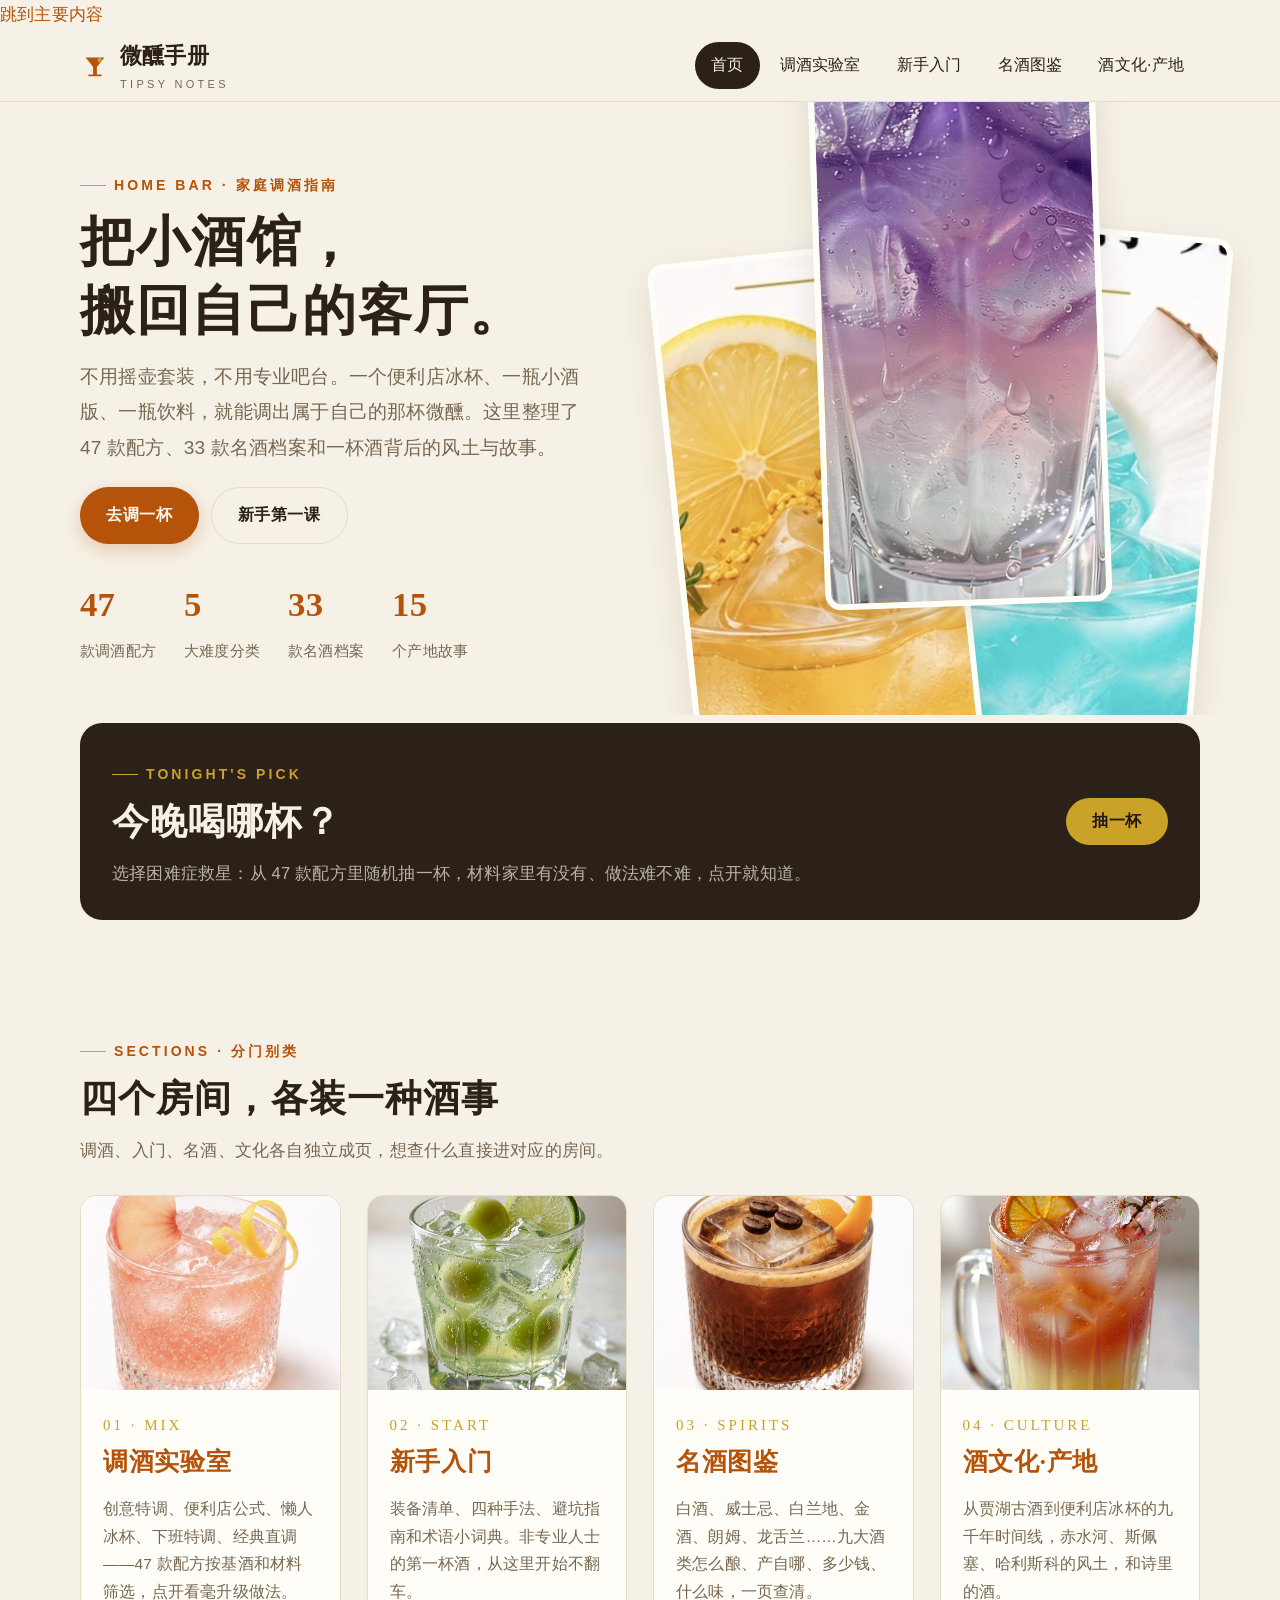
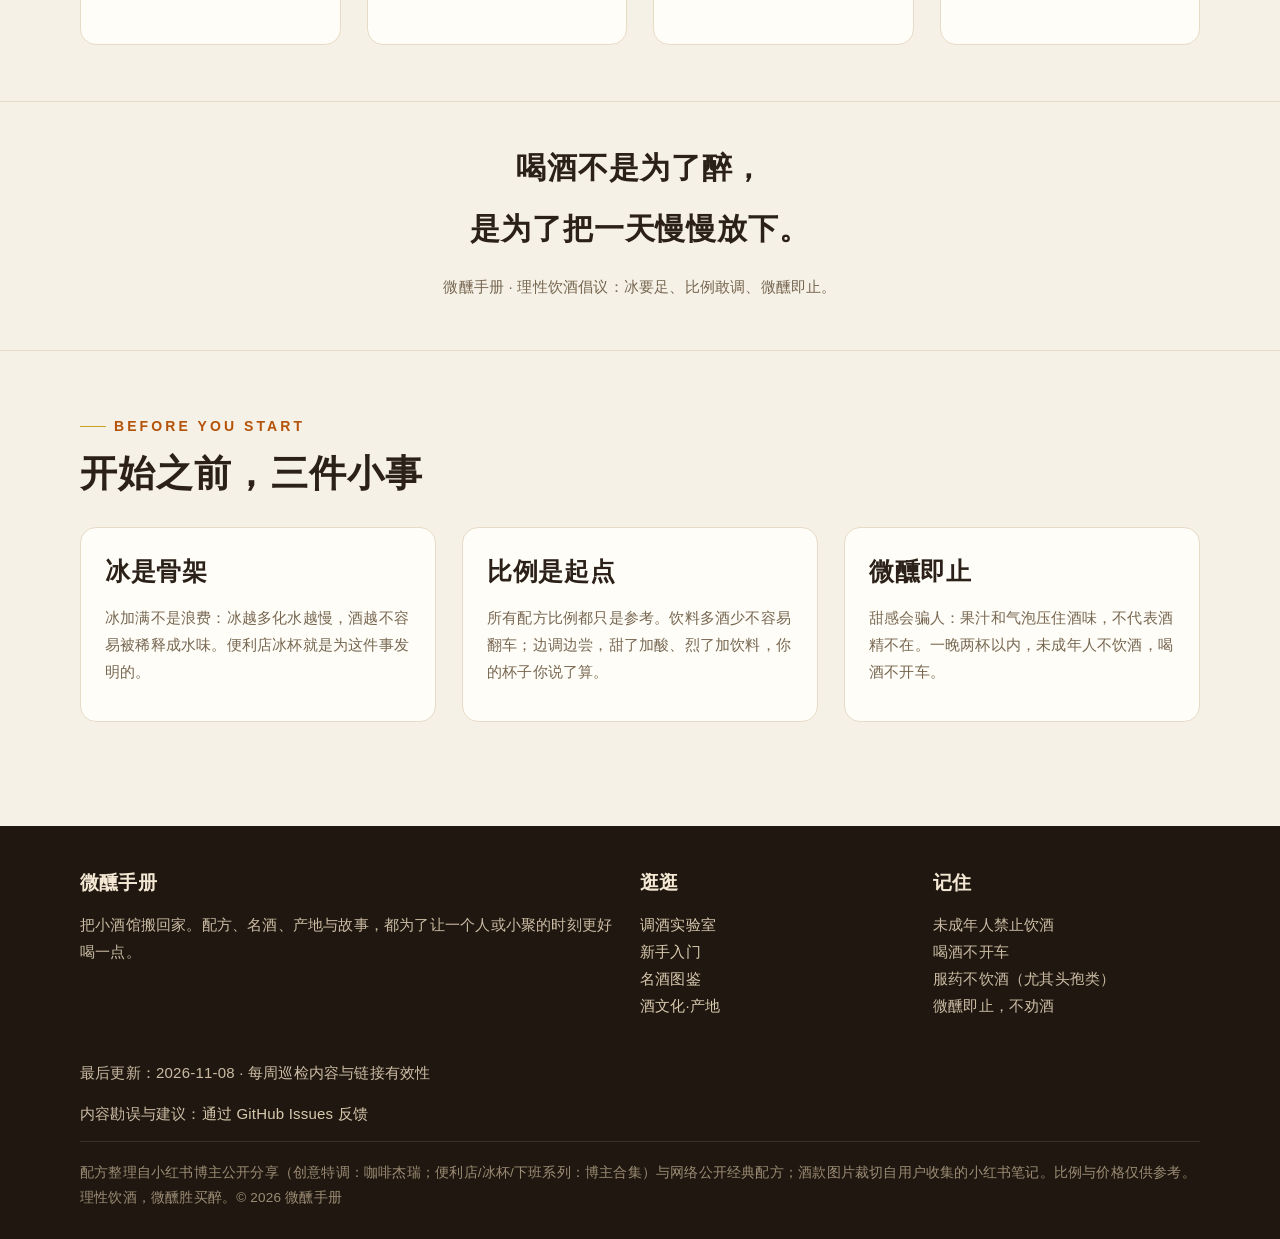
<file: index.html>
<!DOCTYPE html>
<html lang="zh-CN">
<head>
<meta charset="UTF-8">
<meta name="viewport" content="width=device-width, initial-scale=1">
<title>微醺手册 · 把小酒馆搬回家</title>
<meta name="description" content="微醺手册：47 款适合年轻人的家庭调酒配方、新手入门指南、名酒图鉴与酒文化产地故事。便利店冰杯就能开始，微醺胜买醉。">
<link rel="icon" type="image/svg+xml" href="favicon.svg">
<link rel="stylesheet" href="assets/css/site.css">
<link rel="canonical" href="https://sxs159733.github.io/beer/">
<meta name="author" content="微醺手册">
<meta name="robots" content="index, follow, max-image-preview:large">
<meta name="theme-color" content="#f6f1e7">
<meta property="og:type" content="website">
<meta property="og:site_name" content="微醺手册">
<meta property="og:locale" content="zh_CN">
<meta property="og:title" content="微醺手册 · 把小酒馆搬回家">
<meta property="og:description" content="47 款适合年轻人的家庭调酒配方、新手入门指南、名酒图鉴与酒文化产地故事。便利店冰杯就能开始，微醺胜买醉。">
<meta property="og:url" content="https://sxs159733.github.io/beer/">
<meta property="og:image" content="https://sxs159733.github.io/beer/assets/img/sig-oolong.jpg">
<meta property="og:image:alt" content="乌龙桂影：一杯琥珀色的威士忌乌龙茶鸡尾酒">
<meta name="twitter:card" content="summary_large_image">
<meta name="twitter:title" content="微醺手册 · 把小酒馆搬回家">
<meta name="twitter:description" content="47 款适合年轻人的家庭调酒配方、新手入门指南、名酒图鉴与酒文化产地故事。便利店冰杯就能开始，微醺胜买醉。">
<meta name="twitter:image" content="https://sxs159733.github.io/beer/assets/img/sig-oolong.jpg">
</head>
<body>
<a class="skip-link" href="#main">跳到主要内容</a>
<header class="site-header">
  <div class="wrap nav">
    <a class="brand" href="index.html"><svg viewBox="0 0 32 32" aria-hidden="true"><path d="M6 7h20l-8 10v8h5v2H9v-2h5v-8Z" fill="#b45309"/><circle cx="21" cy="9.5" r="2.4" fill="#c9a227"/></svg><span>微醺手册<small>TIPSY NOTES</small></span></a>
    <button class="nav-toggle" aria-expanded="false" aria-controls="navLinks">菜单</button>
    <nav id="navLinks" class="nav-links" aria-label="主导航">
      <a href="index.html" aria-current="page">首页</a>
      <a href="mix.html">调酒实验室</a>
      <a href="guide.html">新手入门</a>
      <a href="spirits.html">名酒图鉴</a>
      <a href="culture.html">酒文化·产地</a>
    </nav>
  </div>
</header>

<main id="main">
  <section class="hero">
    <div class="wrap">
      <div>
        <span class="eyebrow">Home Bar · 家庭调酒指南</span>
        <h1>把小酒馆，<br>搬回自己的客厅。</h1>
        <p class="lead">不用摇壶套装，不用专业吧台。一个便利店冰杯、一瓶小酒版、一瓶饮料，就能调出属于自己的那杯微醺。这里整理了 47 款配方、33 款名酒档案和一杯酒背后的风土与故事。</p>
        <div class="hero-actions">
          <a class="btn" href="mix.html">去调一杯</a>
          <a class="btn ghost" href="guide.html">新手第一课</a>
        </div>
        <div class="hero-stats">
          <div><strong>47</strong><span>款调酒配方</span></div>
          <div><strong>5</strong><span>大难度分类</span></div>
          <div><strong>33</strong><span>款名酒档案</span></div>
          <div><strong>15</strong><span>个产地故事</span></div>
        </div>
      </div>
      <div class="collage" aria-label="酒款照片">
        <img src="assets/img/sig-oolong.jpg" alt="乌龙桂影：琥珀色威士忌乌龙茶鸡尾酒" width="743" height="796">
        <img src="assets/img/sig-coconut.jpg" alt="椰海浮光：蓝色椰奶菠萝鸡尾酒" width="743" height="798">
        <img src="assets/img/work-violet.jpg" alt="紫罗兰：紫色分层特调" width="900" height="900">
      </div>
    </div>
  </section>

  <section class="section" style="padding-top:8px">
    <div class="wrap">
      <div class="pick-box reveal">
        <div>
          <span class="eyebrow" style="color:#c9a227">Tonight's Pick</span>
          <h2>今晚喝哪杯？</h2>
          <p>选择困难症救星：从 47 款配方里随机抽一杯，材料家里有没有、做法难不难，点开就知道。</p>
          <div class="pick-result" id="pickResult" aria-live="polite"></div>
        </div>
        <button class="btn" id="pickBtn" style="background:#c9a227;color:#201810;box-shadow:none">抽一杯</button>
      </div>
    </div>
  </section>

  <section class="section">
    <div class="wrap">
      <div class="section-head reveal">
        <span class="eyebrow">Sections · 分门别类</span>
        <h2>四个房间，各装一种酒事</h2>
        <p class="muted">调酒、入门、名酒、文化各自独立成页，想查什么直接进对应的房间。</p>
      </div>
      <div class="grid cols-4">
        <a class="card feature-card reveal" href="mix.html">
          <span class="thumb"><img src="assets/img/sig-peach.jpg" alt="白桃微醺" loading="lazy" width="743" height="796" decoding="async"></span>
          <span class="body"><span class="num">01 · MIX</span><h3>调酒实验室</h3><p class="muted small">创意特调、便利店公式、懒人冰杯、下班特调、经典直调——47 款配方按基酒和材料筛选，点开看毫升级做法。</p></span>
        </a>
        <a class="card feature-card reveal" href="guide.html">
          <span class="thumb"><img src="assets/img/ice-qingmei.jpg" alt="微醺青梅" loading="lazy" width="900" height="900" decoding="async"></span>
          <span class="body"><span class="num">02 · START</span><h3>新手入门</h3><p class="muted small">装备清单、四种手法、避坑指南和术语小词典。非专业人士的第一杯酒，从这里开始不翻车。</p></span>
        </a>
        <a class="card feature-card reveal" href="spirits.html">
          <span class="thumb"><img src="assets/img/sig-midnight.jpg" alt="黑金晚钟" loading="lazy" width="743" height="796" decoding="async"></span>
          <span class="body"><span class="num">03 · SPIRITS</span><h3>名酒图鉴</h3><p class="muted small">白酒、威士忌、白兰地、金酒、朗姆、龙舌兰……九大酒类怎么酿、产自哪、多少钱、什么味，一页查清。</p></span>
        </a>
        <a class="card feature-card reveal" href="culture.html">
          <span class="thumb"><img src="assets/img/work-spring.jpg" alt="春日来信" loading="lazy" width="900" height="900" decoding="async"></span>
          <span class="body"><span class="num">04 · CULTURE</span><h3>酒文化·产地</h3><p class="muted small">从贾湖古酒到便利店冰杯的九千年时间线，赤水河、斯佩塞、哈利斯科的风土，和诗里的酒。</p></span>
        </a>
      </div>
    </div>
  </section>

  <section class="manifesto">
    <div class="wrap reveal">
      <p class="display">喝酒不是为了醉，<br>是为了把一天慢慢放下。</p>
      <p class="muted small">微醺手册 · 理性饮酒倡议：冰要足、比例敢调、微醺即止。</p>
    </div>
  </section>

  <section class="section">
    <div class="wrap">
      <div class="section-head reveal">
        <span class="eyebrow">Before You Start</span>
        <h2>开始之前，三件小事</h2>
      </div>
      <div class="grid cols-3">
        <div class="card reveal" style="padding:22px 24px"><h3>冰是骨架</h3><p class="muted small">冰加满不是浪费：冰越多化水越慢，酒越不容易被稀释成水味。便利店冰杯就是为这件事发明的。</p></div>
        <div class="card reveal" style="padding:22px 24px"><h3>比例是起点</h3><p class="muted small">所有配方比例都只是参考。饮料多酒少不容易翻车；边调边尝，甜了加酸、烈了加饮料，你的杯子你说了算。</p></div>
        <div class="card reveal" style="padding:22px 24px"><h3>微醺即止</h3><p class="muted small">甜感会骗人：果汁和气泡压住酒味，不代表酒精不在。一晚两杯以内，未成年人不饮酒，喝酒不开车。</p></div>
      </div>
    </div>
  </section>
</main>

<footer class="site-footer">
  <div class="wrap">
    <div class="cols">
      <div><h4>微醺手册</h4><p>把小酒馆搬回家。配方、名酒、产地与故事，都为了让一个人或小聚的时刻更好喝一点。</p></div>
      <div><h4>逛逛</h4><p><a href="mix.html">调酒实验室</a><br><a href="guide.html">新手入门</a><br><a href="spirits.html">名酒图鉴</a><br><a href="culture.html">酒文化·产地</a></p></div>
      <div><h4>记住</h4><p>未成年人禁止饮酒<br>喝酒不开车<br>服药不饮酒（尤其头孢类）<br>微醺即止，不劝酒</p></div>
    </div>
    <p class="foot-update">最后更新：2026-11-08 · 每周巡检内容与链接有效性</p>
    <p class="foot-feedback">内容勘误与建议：<a href="https://github.com/sxs159733/beer/issues" rel="noopener">通过 GitHub Issues 反馈</a></p>
    <div class="legal">配方整理自小红书博主公开分享（创意特调：咖啡杰瑞；便利店/冰杯/下班系列：博主合集）与网络公开经典配方；酒款图片裁切自用户收集的小红书笔记。比例与价格仅供参考。理性饮酒，微醺胜买醉。© 2026 微醺手册</div>
  </div>
</footer>

<script src="assets/js/data.js"></script>
<script src="assets/js/site.js"></script>
<script>
(function () {
  var btn = document.getElementById("pickBtn");
  var box = document.getElementById("pickResult");
  var last = -1;
  btn.addEventListener("click", function () {
    var i;
    do { i = Math.floor(Math.random() * WX.RECIPES.length); } while (i === last && WX.RECIPES.length > 1);
    last = i;
    var r = WX.RECIPES[i];
    box.innerHTML = (r.img ? '<img src="' + r.img + '" alt="' + WX.esc(r.name) + '" width="900" height="900" decoding="async">' : WX.glassSVG(r.color)) +
      '<div><strong>' + WX.esc(r.name) + ' <span class="small muted">' + WX.esc(r.en) + '</span></strong>' +
      '<span class="small" style="color:#cbbba4">' + WX.esc(WX.CATS[r.cat].label) + ' · ' + WX.esc(r.base) + ' · ' + WX.esc(r.method) + ' · 酒精度 ' + WX.esc(r.abv) + '</span><br>' +
      '<a href="mix.html#' + r.id + '">查看完整做法 →</a></div>';
    box.classList.add("show");
    btn.textContent = "再抽一杯";
  });
})();
</script>
</body>
</html>
</file>
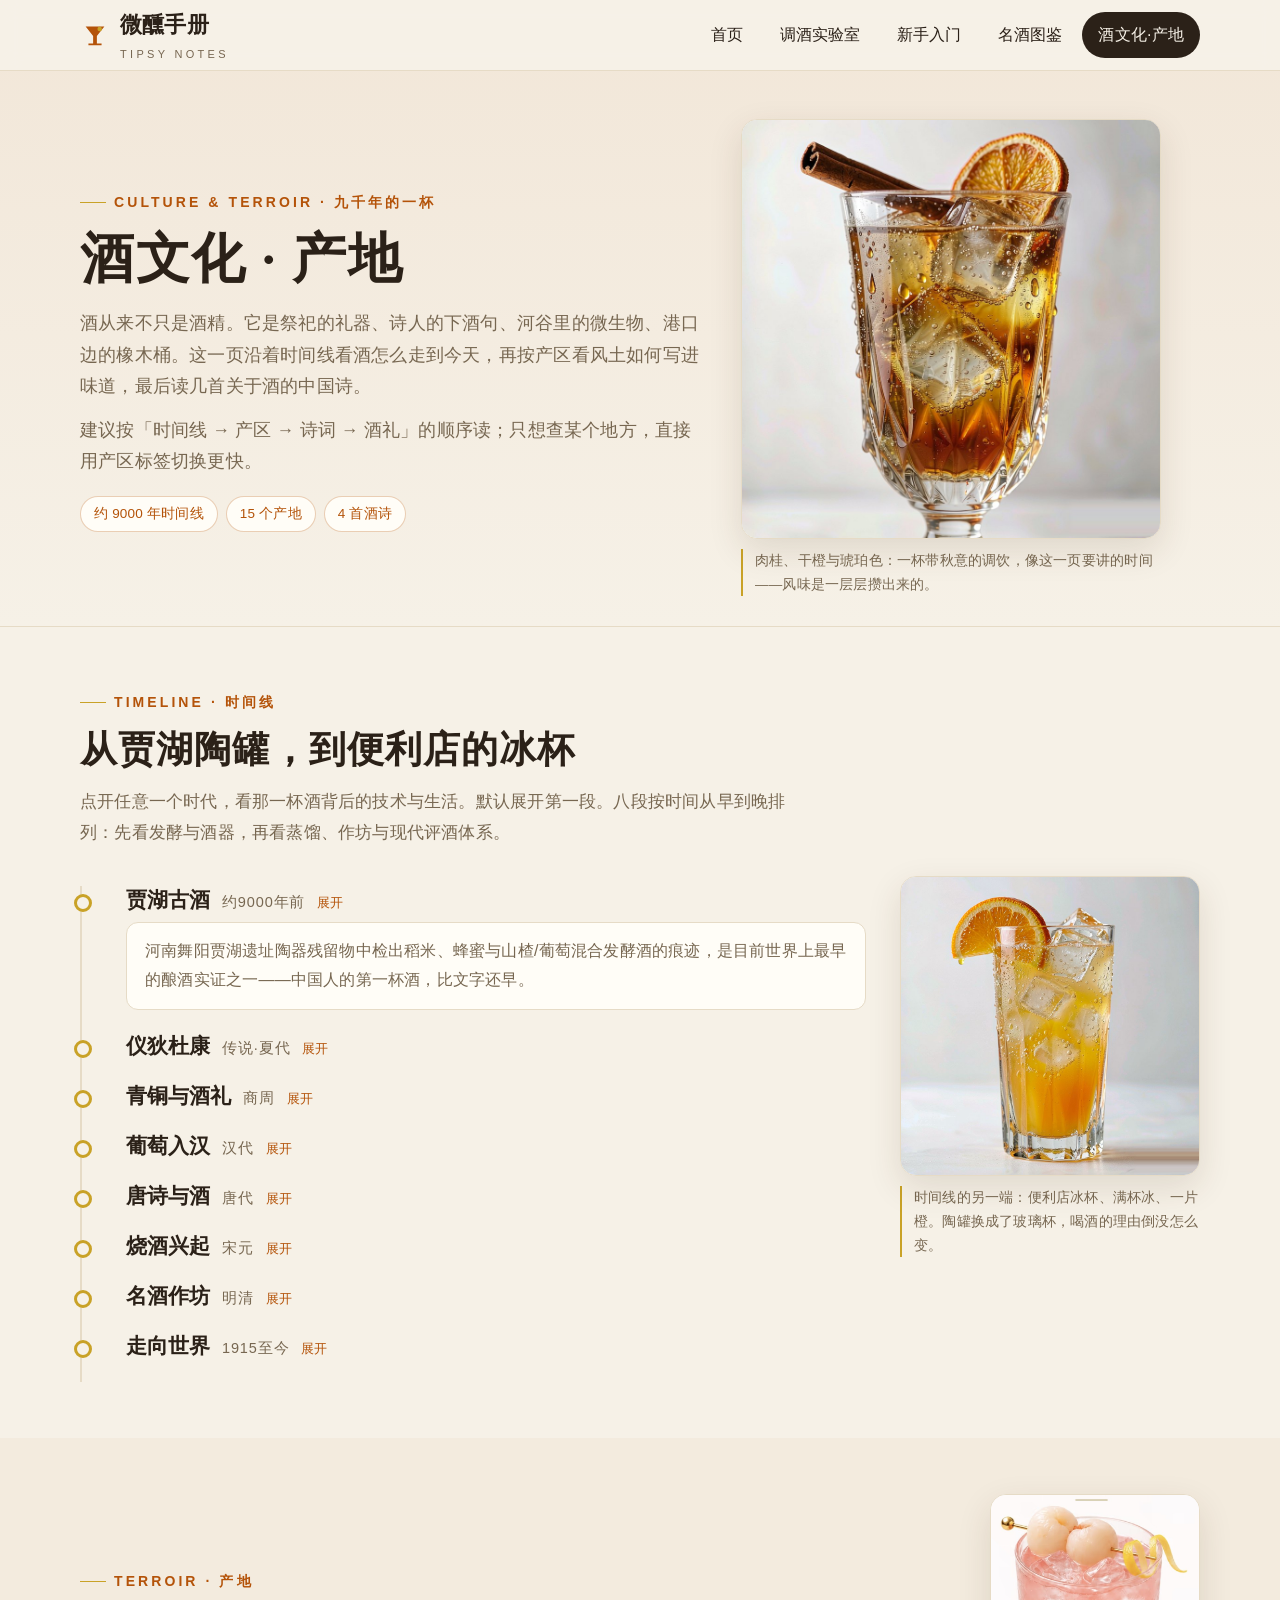
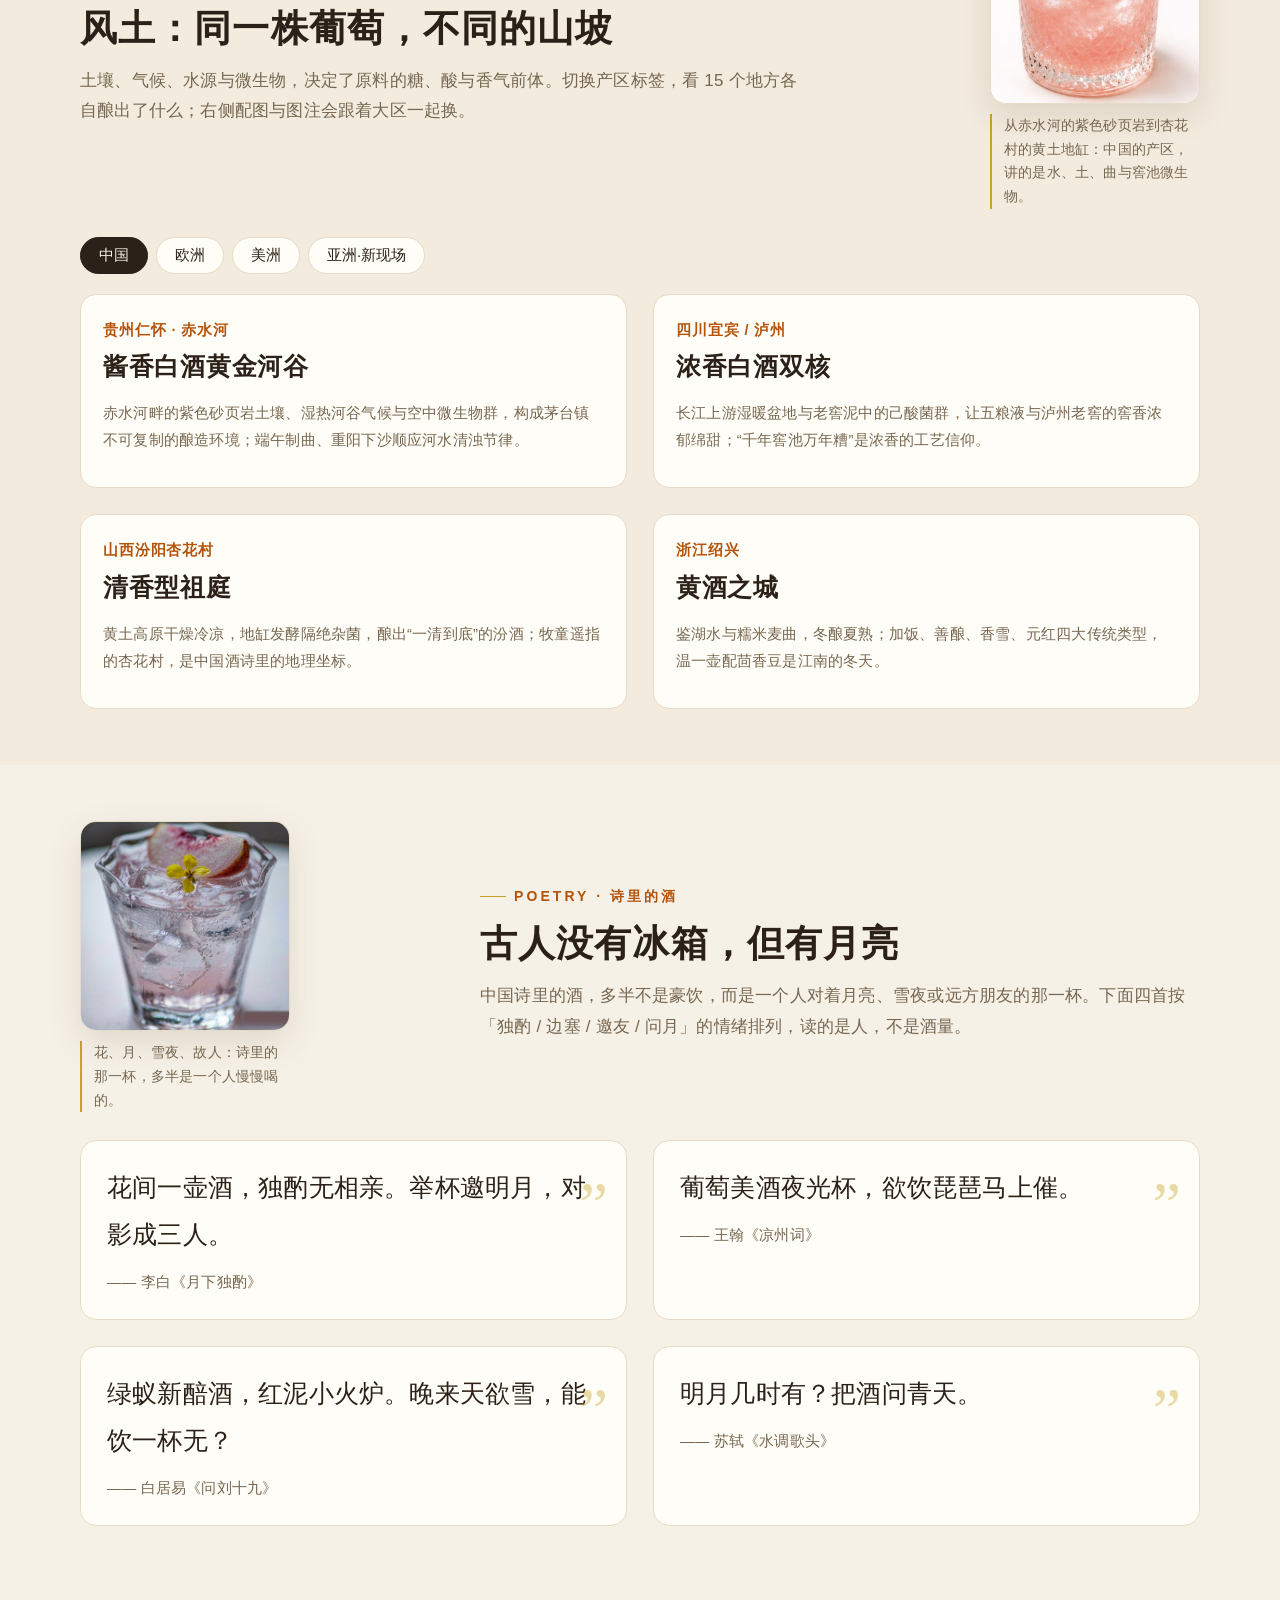
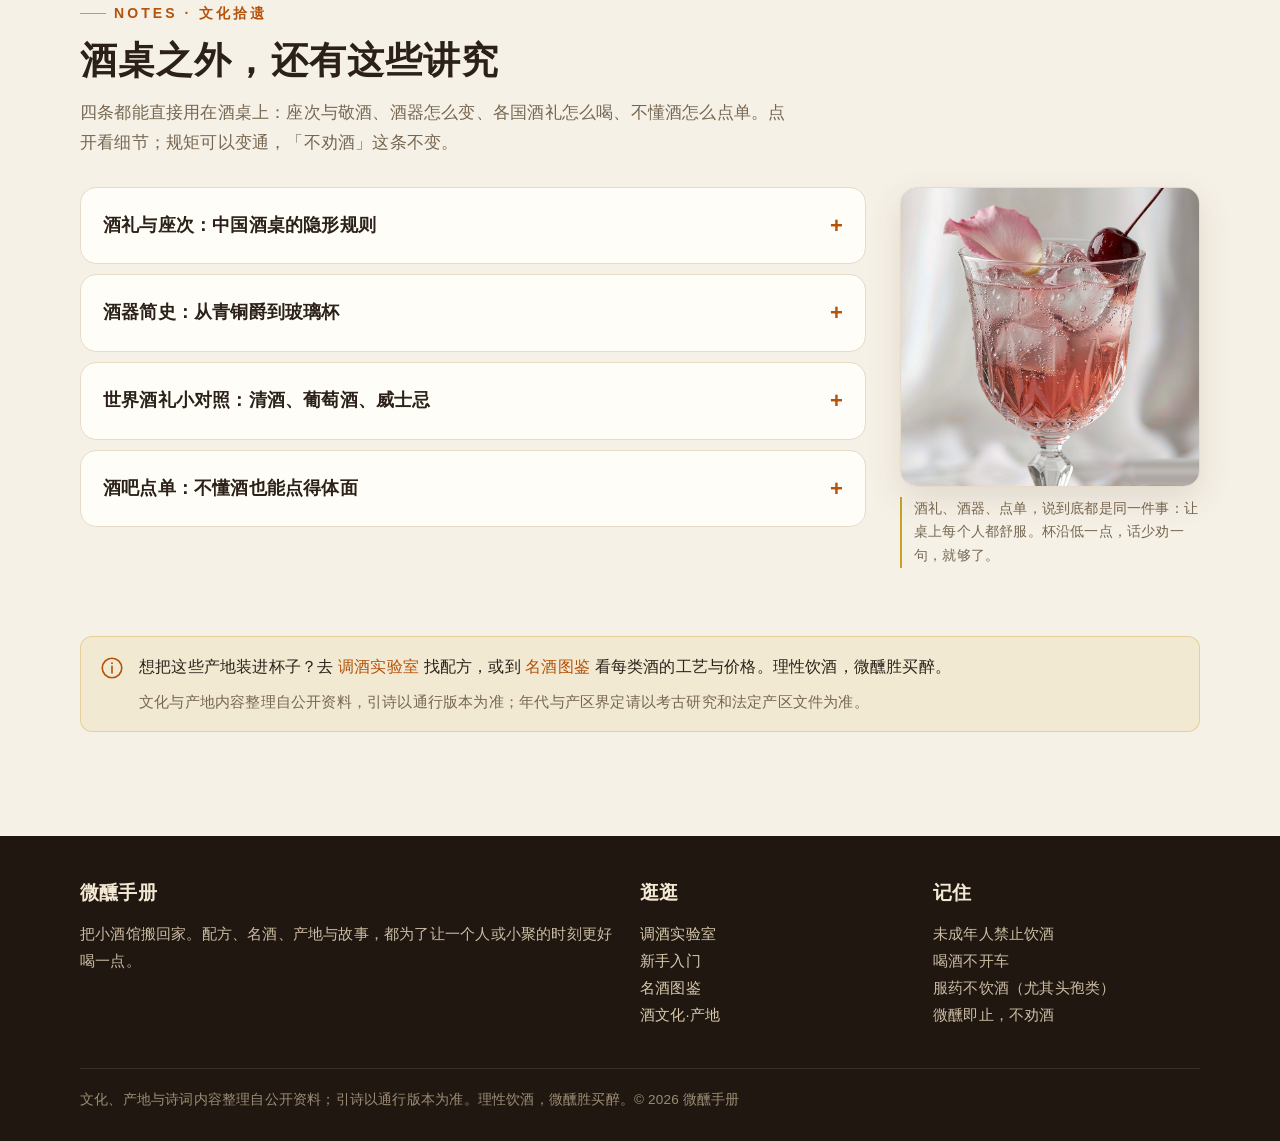
<file: culture.html>
<!DOCTYPE html>
<html lang="zh-CN">
<head>
<meta charset="UTF-8">
<meta name="viewport" content="width=device-width, initial-scale=1">
<title>酒文化·产地 · 微醺手册</title>
<meta name="description" content="从贾湖古酒到便利店冰杯的九千年酒文化时间线，赤水河、斯佩塞、干邑、哈利斯科等 15 个世界酒产地风土，和诗里的酒与酒桌小规矩。">
<link rel="icon" type="image/svg+xml" href="favicon.svg">
<link rel="stylesheet" href="assets/css/site.css">
<style>
/* ===== 酒文化页专属配图版式（cul- 前缀，仅本页生效，不改动全站样式） ===== */
.cul-hero { display: grid; grid-template-columns: 1.15fr 0.85fr; gap: calc(40px * var(--site-space, 1)); align-items: center; }
.cul-hero-copy p { max-width: 640px; }
.cul-hero-hint { margin-top: -2px; font-size: 15.5px; color: var(--site-muted); }
.cul-hero-meta { display: flex; flex-wrap: wrap; gap: 8px; margin-top: 18px; }
.cul-hero-meta span {
  font-size: 13.5px; color: var(--site-accent); background: var(--site-surface);
  border: 1px solid color-mix(in srgb, var(--site-accent) 28%, transparent);
  border-radius: 999px; padding: 5px 13px;
}
.cul-hero-figure { max-width: 420px; margin-left: auto; }

/* 统一图片框：与源图一致用 1:1，零裁切 */
.cul-figure { margin: 0; }
.cul-frame {
  position: relative; aspect-ratio: 1 / 1; overflow: hidden;
  border-radius: var(--site-radius); border: 1px solid var(--site-border);
  background: #fff; box-shadow: var(--shadow);
}
.cul-frame img { display: block; width: 100%; height: 100%; object-fit: cover; }
.cul-figure figcaption {
  margin-top: 10px; padding-left: 12px; border-left: 2px solid var(--gold);
  font-size: 13.5px; line-height: 1.75; color: var(--site-muted);
}

/* 时间线 / 文化拾遗：正文 + 侧图 */
.cul-split { display: grid; grid-template-columns: minmax(0, 1fr) 300px; gap: calc(34px * var(--site-space, 1)); align-items: start; }
.cul-sticky-figure { position: sticky; top: 92px; }

/* 产地 / 诗词：标题与配图并排 */
.cul-head-row { display: flex; align-items: center; justify-content: space-between; gap: calc(30px * var(--site-space, 1)); margin-bottom: calc(28px * var(--site-space, 1)); }
.cul-head-row--reverse { flex-direction: row-reverse; }
.cul-head-row .section-head { margin-bottom: 0; }
.cul-figure--sm { width: 210px; flex: none; }

/* 底部说明条 */
.cul-note { display: flex; gap: 14px; align-items: flex-start; }
.cul-note > svg { width: 26px; height: 26px; flex: none; margin-top: 2px; color: var(--site-accent); }
.cul-note-body { min-width: 0; }
.cul-note-body p { margin: 0; }
.cul-note-extra { margin-top: 8px !important; font-size: 14.5px; color: var(--site-muted); }

/* 响应式：断点沿用站点 960 / 860 / 620 */
@media (max-width: 960px) {
  .cul-hero { gap: 26px; }
  .cul-split { grid-template-columns: minmax(0, 1fr) 250px; }
}
@media (max-width: 860px) {
  .cul-hero { grid-template-columns: 1fr; }
  .cul-hero-figure { max-width: 360px; margin: 0; }
  .cul-split { grid-template-columns: 1fr; }
  .cul-sticky-figure { position: static; max-width: 320px; }
  .cul-head-row, .cul-head-row--reverse { flex-direction: column; align-items: flex-start; }
  .cul-figure--sm { width: 190px; }
}
@media (max-width: 620px) {
  .cul-hero-figure, .cul-sticky-figure { max-width: 100%; }
  .cul-frame { box-shadow: 0 6px 18px rgba(64, 45, 20, .10); }
  .cul-figure--sm { width: 180px; }
  .cul-note { gap: 10px; }
  .cul-note > svg { width: 22px; height: 22px; }
}
</style>
</head>
<body>
<header class="site-header">
  <div class="wrap nav">
    <a class="brand" href="index.html"><svg viewBox="0 0 32 32" aria-hidden="true"><path d="M6 7h20l-8 10v8h5v2H9v-2h5v-8Z" fill="#b45309"/><circle cx="21" cy="9.5" r="2.4" fill="#c9a227"/></svg><span>微醺手册<small>TIPSY NOTES</small></span></a>
    <button class="nav-toggle" aria-expanded="false" aria-controls="navLinks">菜单</button>
    <nav id="navLinks" class="nav-links" aria-label="主导航">
      <a href="index.html">首页</a>
      <a href="mix.html">调酒实验室</a>
      <a href="guide.html">新手入门</a>
      <a href="spirits.html">名酒图鉴</a>
      <a href="culture.html" aria-current="page">酒文化·产地</a>
    </nav>
  </div>
</header>

<main>
  <section class="page-hero">
    <div class="wrap cul-hero">
      <div class="cul-hero-copy">
        <span class="eyebrow">Culture &amp; Terroir · 九千年的一杯</span>
        <h1>酒文化 · 产地</h1>
        <p>酒从来不只是酒精。它是祭祀的礼器、诗人的下酒句、河谷里的微生物、港口边的橡木桶。这一页沿着时间线看酒怎么走到今天，再按产区看风土如何写进味道，最后读几首关于酒的中国诗。</p>
        <p class="cul-hero-hint">建议按「时间线 → 产区 → 诗词 → 酒礼」的顺序读；只想查某个地方，直接用产区标签切换更快。</p>
        <div class="cul-hero-meta"><span>约 9000 年时间线</span><span>15 个产地</span><span>4 首酒诗</span></div>
      </div>
      <figure class="cul-figure cul-hero-figure reveal">
        <div class="cul-frame"><img src="assets/img/st-autumnmaple.jpg" width="900" height="900" fetchpriority="high" alt="琥珀色气泡调酒，高脚杯中满冰，饰肉桂棒与一片干橙"></div>
        <figcaption>肉桂、干橙与琥珀色：一杯带秋意的调饮，像这一页要讲的时间——风味是一层层攒出来的。</figcaption>
      </figure>
    </div>
  </section>

  <section class="section">
    <div class="wrap">
      <div class="section-head reveal">
        <span class="eyebrow">Timeline · 时间线</span>
        <h2>从贾湖陶罐，到便利店的冰杯</h2>
        <p class="muted">点开任意一个时代，看那一杯酒背后的技术与生活。默认展开第一段。八段按时间从早到晚排列：先看发酵与酒器，再看蒸馏、作坊与现代评酒体系。</p>
      </div>
      <div class="cul-split">
        <div class="timeline" id="timeline"></div>
        <figure class="cul-figure cul-sticky-figure reveal">
          <div class="cul-frame"><img src="assets/img/st-eveningmaple.jpg" width="900" height="900" loading="lazy" alt="橙黄色气泡调酒，满杯冰块，杯口一片鲜橙"></div>
          <figcaption>时间线的另一端：便利店冰杯、满杯冰、一片橙。陶罐换成了玻璃杯，喝酒的理由倒没怎么变。</figcaption>
        </figure>
      </div>
    </div>
  </section>

  <section class="section" style="background:color-mix(in srgb, var(--site-accent) 4%, var(--site-bg))">
    <div class="wrap">
      <div class="cul-head-row">
        <div class="section-head reveal">
          <span class="eyebrow">Terroir · 产地</span>
          <h2>风土：同一株葡萄，不同的山坡</h2>
          <p class="muted">土壤、气候、水源与微生物，决定了原料的糖、酸与香气前体。切换产区标签，看 15 个地方各自酿出了什么；右侧配图与图注会跟着大区一起换。</p>
        </div>
        <figure class="cul-figure cul-figure--sm reveal">
          <div class="cul-frame"><img id="regionFigImg" src="assets/img/sig-lychee.jpg" width="900" height="900" loading="lazy" alt="粉红色短饮，水晶纹古典杯中满冰，饰两颗荔枝与柠檬皮"></div>
          <figcaption id="regionFigCap">从赤水河的紫色砂页岩到杏花村的黄土地缸：中国的产区，讲的是水、土、曲与窖池微生物。</figcaption>
        </figure>
      </div>
      <div class="filter-row" id="regionTabs" style="margin-bottom:20px"></div>
      <div class="grid cols-2" id="regionGrid"></div>
    </div>
  </section>

  <section class="section">
    <div class="wrap">
      <div class="cul-head-row cul-head-row--reverse">
        <div class="section-head reveal">
          <span class="eyebrow">Poetry · 诗里的酒</span>
          <h2>古人没有冰箱，但有月亮</h2>
          <p class="muted">中国诗里的酒，多半不是豪饮，而是一个人对着月亮、雪夜或远方朋友的那一杯。下面四首按「独酌 / 边塞 / 邀友 / 问月」的情绪排列，读的是人，不是酒量。</p>
        </div>
        <figure class="cul-figure cul-figure--sm reveal">
          <div class="cul-frame"><img src="assets/img/ice-firstlove.jpg" width="900" height="900" loading="lazy" alt="近乎透明的淡粉调酒，满杯冰块，浮一片桃与一朵小黄花"></div>
          <figcaption>花、月、雪夜、故人：诗里的那一杯，多半是一个人慢慢喝的。</figcaption>
        </figure>
      </div>
      <div class="grid cols-2" id="poemGrid"></div>
    </div>
  </section>

  <section class="section" style="padding-top:12px">
    <div class="wrap">
      <div class="section-head reveal">
        <span class="eyebrow">Notes · 文化拾遗</span>
        <h2>酒桌之外，还有这些讲究</h2>
        <p class="muted">四条都能直接用在酒桌上：座次与敬酒、酒器怎么变、各国酒礼怎么喝、不懂酒怎么点单。点开看细节；规矩可以变通，「不劝酒」这条不变。</p>
      </div>
      <div class="cul-split">
        <div class="cul-accordions">
          <details class="accordion reveal"><summary>酒礼与座次：中国酒桌的隐形规则</summary><div class="acc-body">传统宴席讲究「主陪、副陪、主宾、副宾」的座次，敬酒从主宾开始、按顺时针推进；碰杯时杯沿略低于对方是敬意。现代小聚不必照搬，但两条底线值得保留：不强行劝酒，不拿「不喝就是不给面子」绑架别人。真正的酒礼，是让每个人都舒服。</div></details>
          <details class="accordion reveal"><summary>酒器简史：从青铜爵到玻璃杯</summary><div class="acc-body">商周用青铜爵、角、尊祭祀；汉代流行漆耳杯与羽觞；唐代金银器与瓷盏并行，「葡萄美酒夜光杯」说的正是西域玉杯；宋代建盏、青白瓷把点茶与饮酒分开；明清以后玻璃与瓷器普及。今天调酒用的高球杯、古典杯、马天尼杯，本质都是为温度、气泡与香气服务的容器。</div></details>
          <details class="accordion reveal"><summary>世界酒礼小对照：清酒、葡萄酒、威士忌</summary><div class="acc-body">日本清酒讲究斟满与互换酒杯，干杯后先小口；法国葡萄酒讲究观色、闻香、品味，倒酒只倒三分之一；苏格兰威士忌可以加水或冰，但纯饮时先闻后抿。规则各不相同，共同点是：慢一点，让酒在杯里多待一会儿。</div></details>
          <details class="accordion reveal"><summary>酒吧点单：不懂酒也能点得体面</summary><div class="acc-body">告诉调酒师三件事：喜欢的基酒（或「没有偏好」）、酸甜偏好（偏酸/偏甜/清爽/浓烈）、酒精强度（低度/标准/烈）。不知道点什么，就从金汤力、威士忌高球或莫吉托开始——这三杯几乎不会踩雷。不想喝酒时，点无酒精特调也完全正常。</div></details>
        </div>
        <figure class="cul-figure cul-sticky-figure reveal">
          <div class="cul-frame"><img src="assets/img/work-love.jpg" width="900" height="900" loading="lazy" alt="粉红色气泡调酒，高脚杯中满冰，饰玫瑰花瓣与一颗樱桃"></div>
          <figcaption>酒礼、酒器、点单，说到底都是同一件事：让桌上每个人都舒服。杯沿低一点，话少劝一句，就够了。</figcaption>
        </figure>
      </div>
    </div>
  </section>

  <section class="section" style="padding-top:12px">
    <div class="wrap">
      <div class="note-box cul-note reveal">
        <svg viewBox="0 0 32 32" fill="none" stroke="currentColor" stroke-width="2" stroke-linecap="round" aria-hidden="true"><circle cx="16" cy="16" r="12"/><path d="M16 14v8"/><circle cx="16" cy="10" r="1.2" fill="currentColor" stroke="none"/></svg>
        <div class="cul-note-body">
          <p>想把这些产地装进杯子？去 <a href="mix.html">调酒实验室</a> 找配方，或到 <a href="spirits.html">名酒图鉴</a> 看每类酒的工艺与价格。理性饮酒，微醺胜买醉。</p>
          <p class="cul-note-extra">文化与产地内容整理自公开资料，引诗以通行版本为准；年代与产区界定请以考古研究和法定产区文件为准。</p>
        </div>
      </div>
    </div>
  </section>
</main>

<footer class="site-footer">
  <div class="wrap">
    <div class="cols">
      <div><h4>微醺手册</h4><p>把小酒馆搬回家。配方、名酒、产地与故事，都为了让一个人或小聚的时刻更好喝一点。</p></div>
      <div><h4>逛逛</h4><p><a href="mix.html">调酒实验室</a><br><a href="guide.html">新手入门</a><br><a href="spirits.html">名酒图鉴</a><br><a href="culture.html">酒文化·产地</a></p></div>
      <div><h4>记住</h4><p>未成年人禁止饮酒<br>喝酒不开车<br>服药不饮酒（尤其头孢类）<br>微醺即止，不劝酒</p></div>
    </div>
    <div class="legal">文化、产地与诗词内容整理自公开资料；引诗以通行版本为准。理性饮酒，微醺胜买醉。© 2026 微醺手册</div>
  </div>
</footer>

<script src="assets/js/data.js"></script>
<script src="assets/js/site.js"></script>
<script src="assets/js/culture.js"></script>
<script>
/* 产区配图随大区标签切换：独立于 culture.js，只更新图片与图注，不改动任何原有交互 */
(function () {
  var REGION_FIG = {
    cn: { img: "assets/img/sig-lychee.jpg", alt: "粉红色短饮，水晶纹古典杯中满冰，饰两颗荔枝与柠檬皮", cap: "从赤水河的紫色砂页岩到杏花村的黄土地缸：中国的产区，讲的是水、土、曲与窖池微生物。" },
    eu: { img: "assets/img/sig-pear.jpg", alt: "金黄短饮，水晶纹古典杯中满冰，饰雪梨片与迷迭香", cap: "从斯佩塞的雪莉桶到干邑的白垩土：欧洲用法定产区，把气候与工艺一起写进了名字里。" },
    am: { img: "assets/img/work-beach.jpg", alt: "蓝绿色调酒，满杯冰块，饰菠萝块与一把小纸伞", cap: "从哈利斯科的蓝色龙舌兰到加勒比的甘蔗：阳光与热带作物，决定这一区的甜与辛。" },
    as: { img: "assets/img/st-jinrolemon.jpg", alt: "透明淡黄绿气泡调酒，古典杯中满冰，杯口一片柠檬", cap: "从清酒、真露到便利店冰杯：亚洲的新现场更在意清爽、易饮与随手可得。" }
  };
  var img = document.getElementById("regionFigImg");
  var cap = document.getElementById("regionFigCap");
  var tabs = document.getElementById("regionTabs");
  function setRegion(k) {
    var f = REGION_FIG[k];
    if (!f) return;
    img.src = f.img;
    img.alt = f.alt;
    cap.textContent = f.cap;
  }
  tabs.addEventListener("click", function (e) {
    var b = e.target.closest("[data-region]");
    if (b) setRegion(b.getAttribute("data-region"));
  });
  setRegion("cn");
})();
</script>
</body>
</html>
</file>
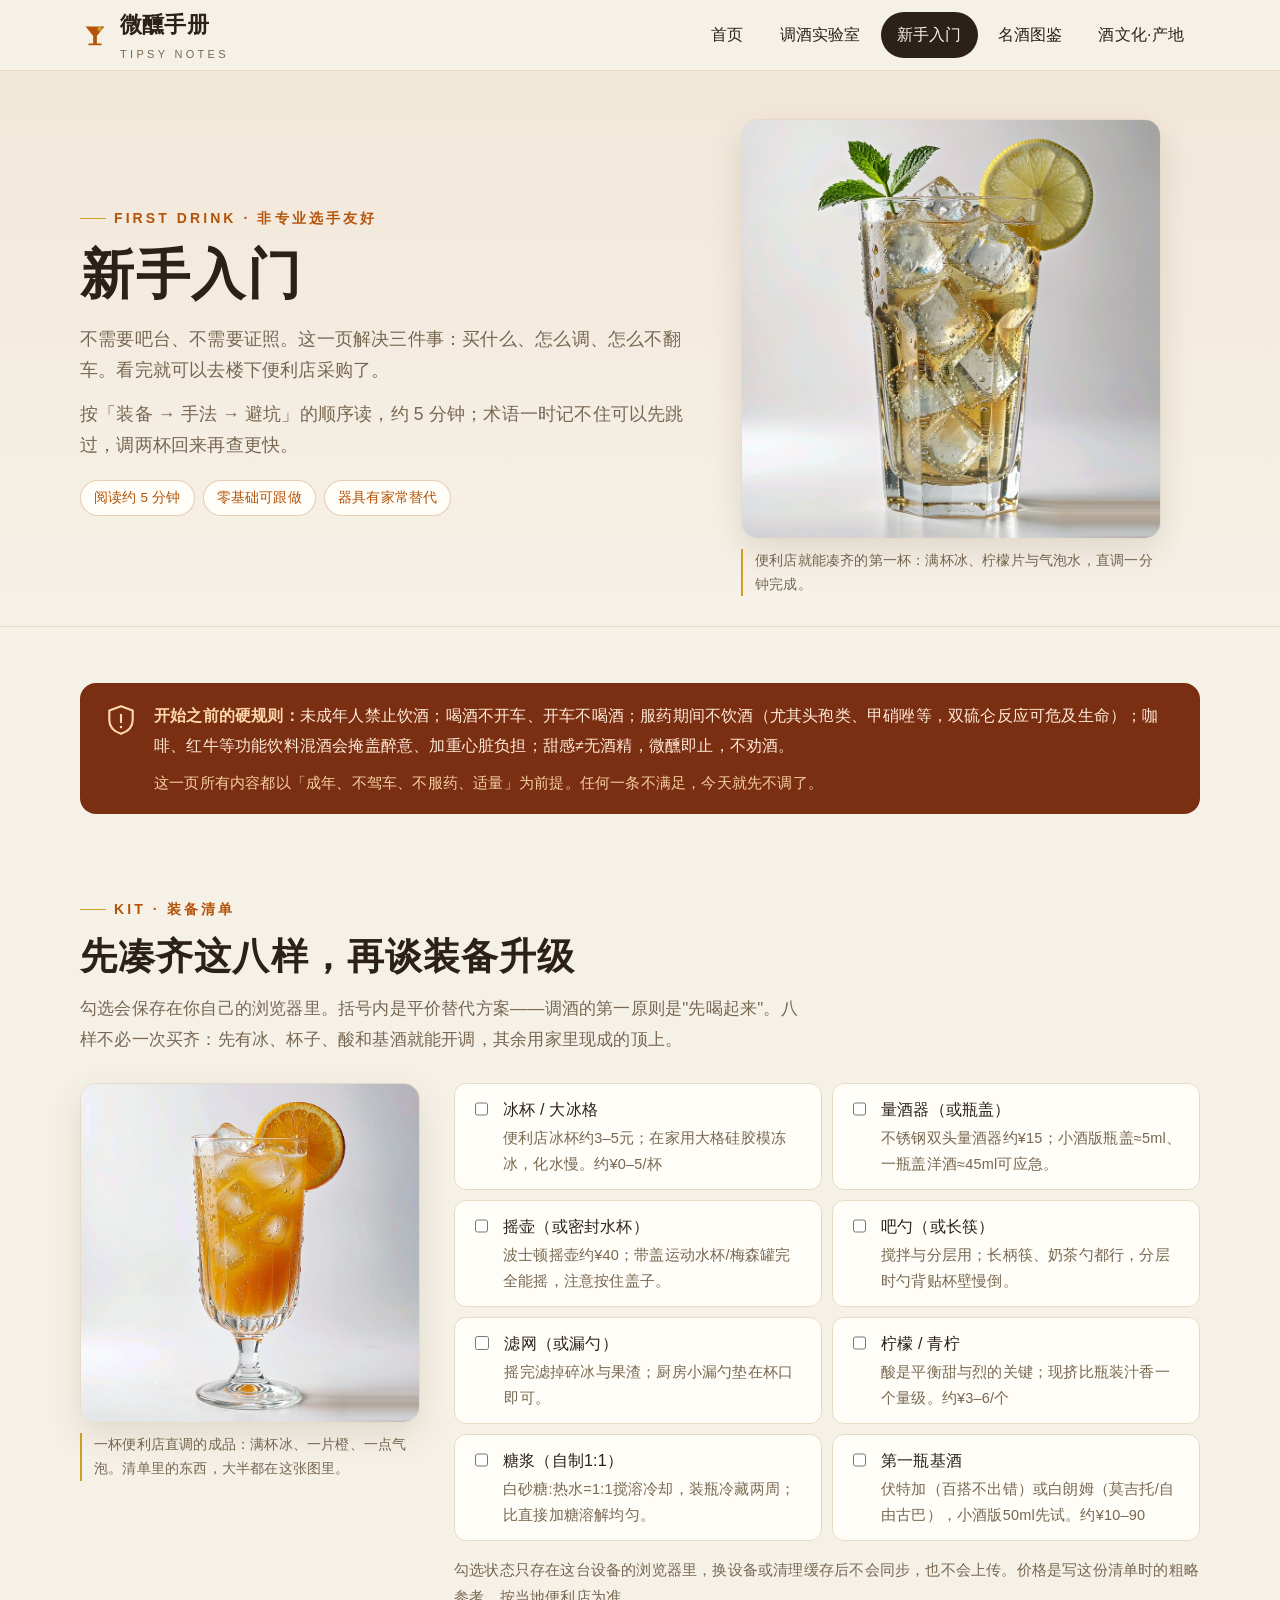
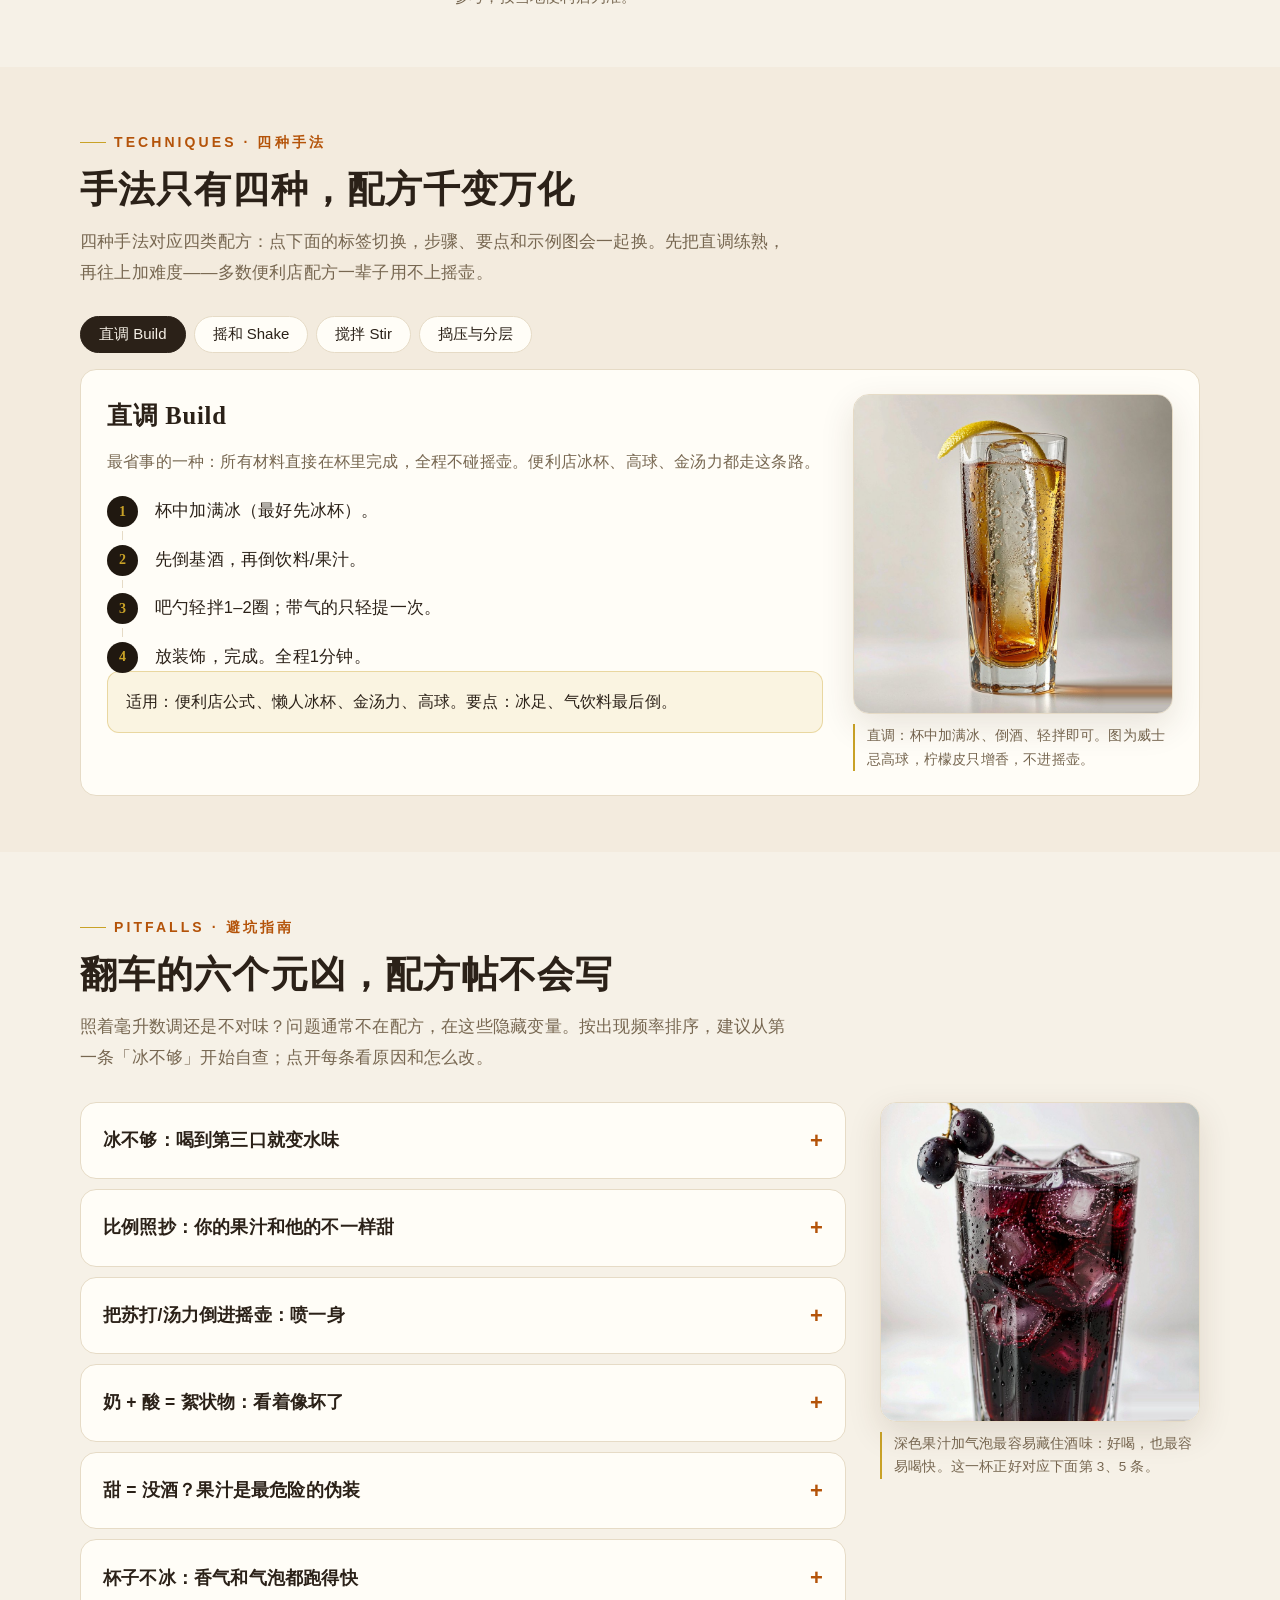
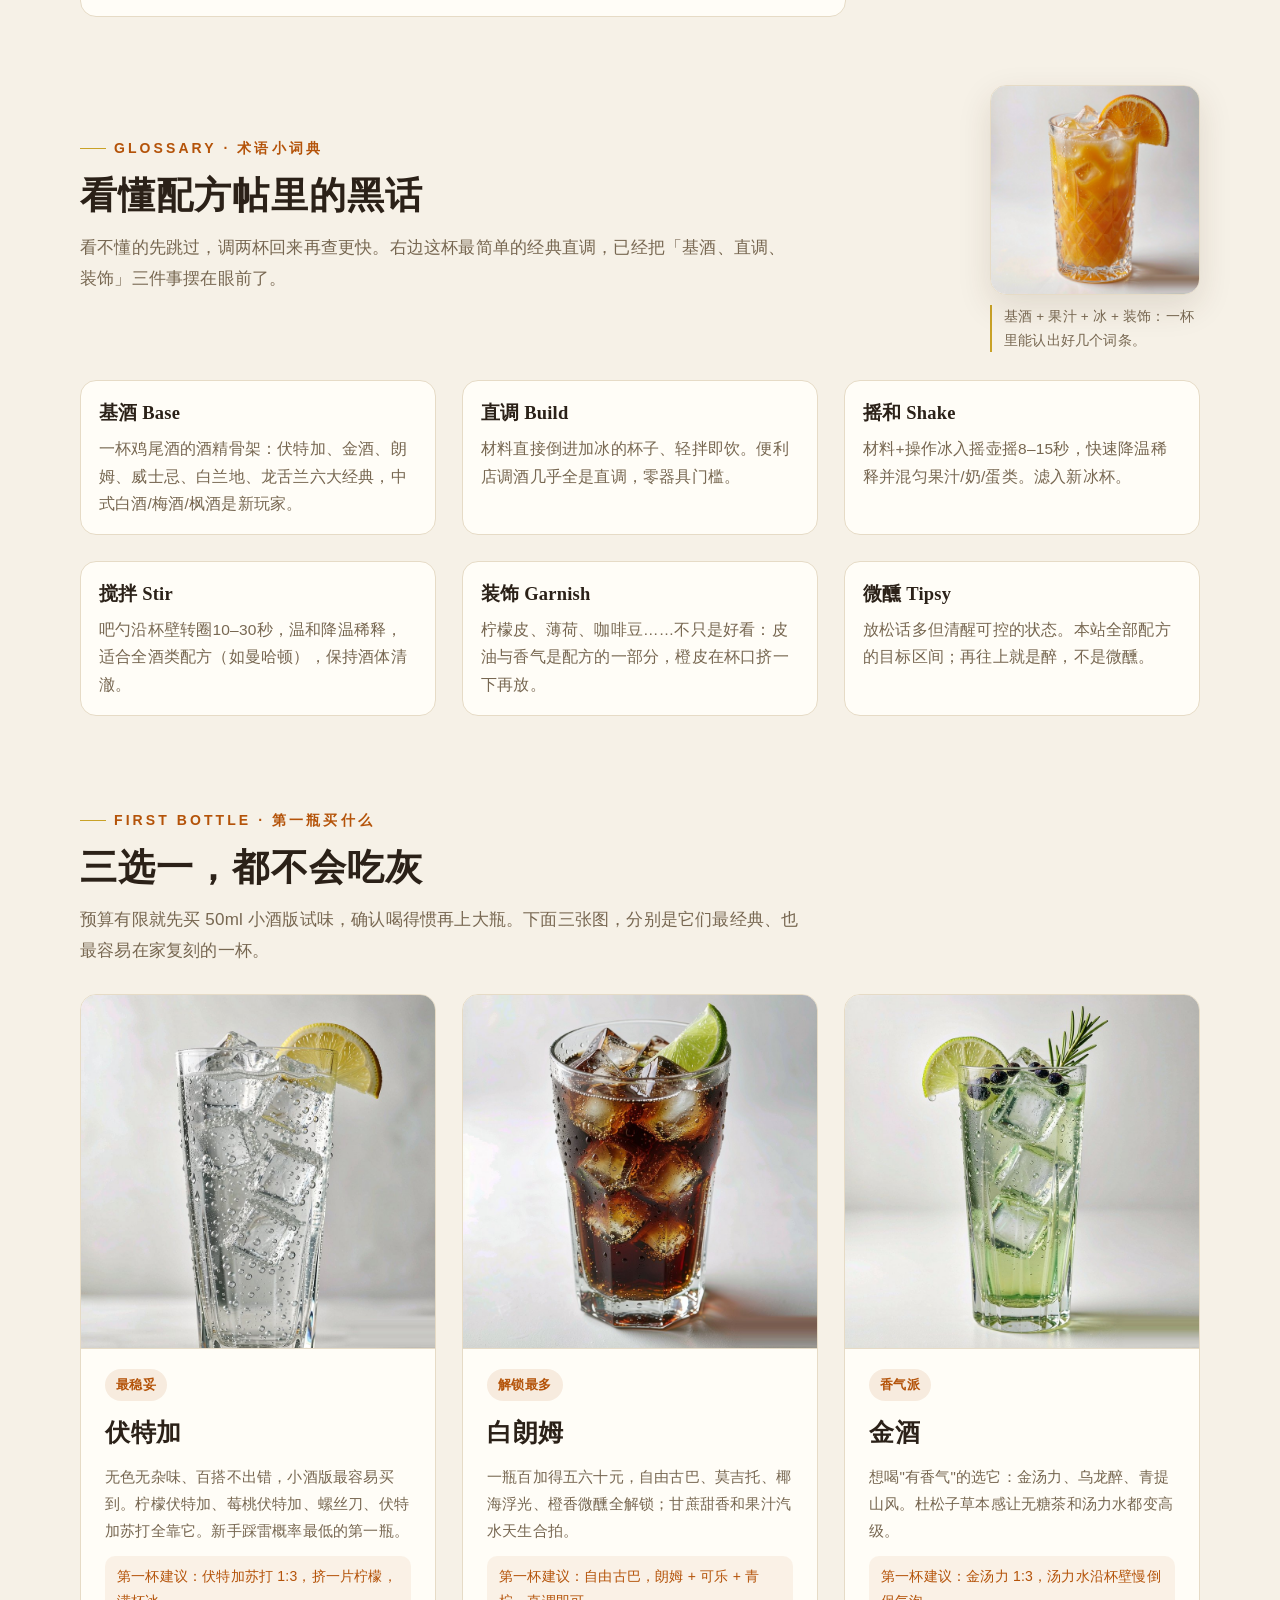
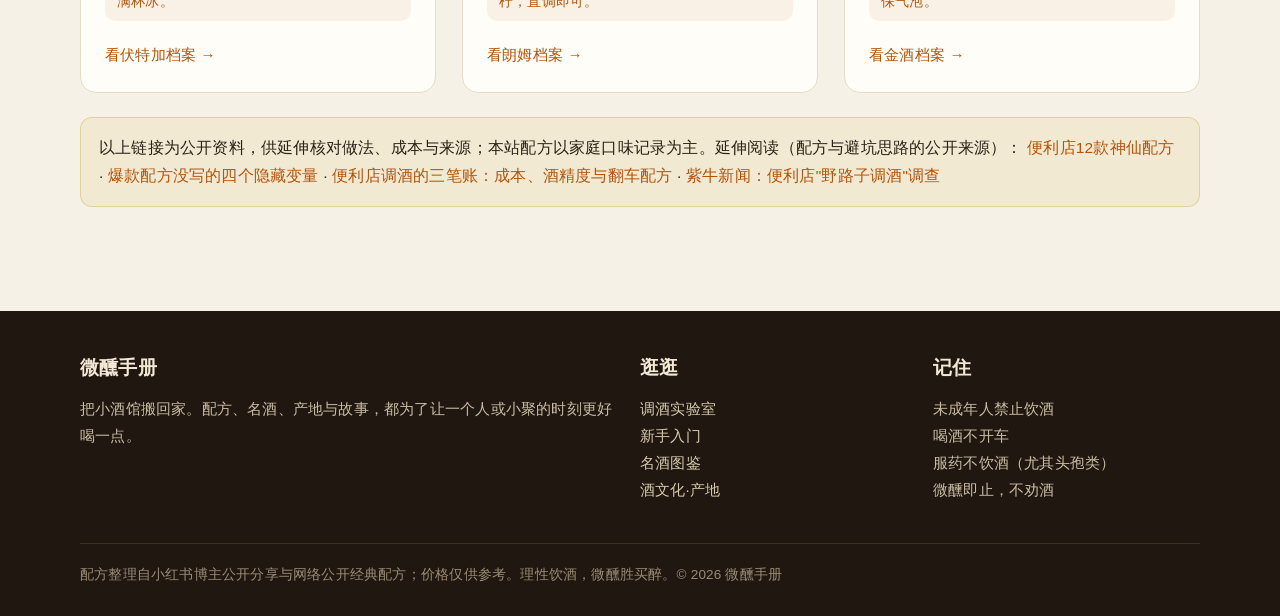
<file: guide.html>
<!DOCTYPE html>
<html lang="zh-CN">
<head>
<meta charset="UTF-8">
<meta name="viewport" content="width=device-width, initial-scale=1">
<title>新手入门 · 微醺手册</title>
<meta name="description" content="非专业选手的家庭调酒第一课：装备清单、直调/摇和/搅拌/捣压四种手法、新手避坑指南、术语小词典与第一瓶基酒建议。">
<link rel="icon" type="image/svg+xml" href="favicon.svg">
<link rel="stylesheet" href="assets/css/site.css">
<style>
/* ===== 新手入门页专属配图版式（g- 前缀，仅本页生效，不改动全站样式） ===== */
.g-hero { display: grid; grid-template-columns: 1.15fr 0.85fr; gap: calc(40px * var(--site-space, 1)); align-items: center; }
.g-hero-copy p { max-width: 620px; }
.g-hero-hint { margin-top: -2px; font-size: 15.5px; color: var(--site-muted); }
.g-hero-meta { display: flex; flex-wrap: wrap; gap: 8px; margin-top: 18px; }
.g-hero-meta span {
  font-size: 13.5px; color: var(--site-accent); background: var(--site-surface);
  border: 1px solid color-mix(in srgb, var(--site-accent) 28%, transparent);
  border-radius: 999px; padding: 5px 13px;
}
.g-hero-figure { max-width: 420px; margin-left: auto; }

/* 统一图片框：与源图一致用 1:1，零裁切 */
.g-figure { margin: 0; }
.g-frame {
  position: relative; aspect-ratio: 1 / 1; overflow: hidden;
  border-radius: var(--site-radius); border: 1px solid var(--site-border);
  background: #fff; box-shadow: var(--shadow);
}
.g-frame img { display: block; width: 100%; height: 100%; object-fit: cover; }
.g-figure figcaption {
  margin-top: 10px; padding-left: 12px; border-left: 2px solid var(--gold);
  font-size: 13.5px; line-height: 1.75; color: var(--site-muted);
}

/* 两栏图文 */
.g-split { display: grid; gap: calc(34px * var(--site-space, 1)); align-items: start; }
.g-split--kit { grid-template-columns: 340px minmax(0, 1fr); }
.g-split--pitfalls { grid-template-columns: minmax(0, 1fr) 320px; }
.g-aside { margin: 16px 0 0; font-size: 14.5px; line-height: 1.85; color: var(--site-muted); }
.g-sticky-figure { position: sticky; top: 92px; }

/* 安全提示：图标 + 原文 */
.g-safety { display: flex; gap: 16px; align-items: flex-start; }
.g-safety-icon { width: 34px; height: 34px; flex: none; margin-top: 2px; }
.g-safety-copy { min-width: 0; }
.g-safety-note { margin: 10px 0 0; font-size: 14.5px; line-height: 1.8; color: #ffd9ae; opacity: .94; }

/* 手法面板：步骤 + 示例图 */
.g-tech-grid { display: grid; grid-template-columns: minmax(0, 1fr) 320px; gap: calc(30px * var(--site-space, 1)); align-items: start; }
.g-tech-lead { font-size: 16px; line-height: 1.8; margin: 0 0 18px; }
.g-tech-figure { align-self: start; }

/* 术语区标题与配图并排 */
.g-head-row { display: flex; align-items: center; justify-content: space-between; gap: calc(30px * var(--site-space, 1)); margin-bottom: calc(28px * var(--site-space, 1)); }
.g-head-row .section-head { margin-bottom: 0; }
.g-head-figure { width: 210px; flex: none; }

/* 第一瓶：图文卡片 */
.g-bottle-card { display: flex; flex-direction: column; }
.g-bottle-card .g-frame { border: 0; border-bottom: 1px solid var(--site-border); border-radius: 0; box-shadow: none; }
.g-bottle-body { flex: 1; display: flex; flex-direction: column; align-items: flex-start; gap: 4px; padding: 20px 24px 24px; }
.g-bottle-body h3 { margin: 6px 0 4px; }
.g-bottle-body p { margin: 0 0 8px; }
.g-bottle-tip {
  font-size: 14px; line-height: 1.75; color: var(--site-accent);
  background: color-mix(in srgb, var(--site-accent) 7%, transparent);
  border-radius: 10px; padding: 8px 12px;
}
.g-bottle-body a { margin-top: auto; padding-top: 8px; }

/* 响应式：断点沿用站点 960 / 860 / 620 */
@media (max-width: 960px) {
  .g-hero { gap: 26px; }
  .g-split--kit { grid-template-columns: 280px minmax(0, 1fr); }
  .g-split--pitfalls { grid-template-columns: minmax(0, 1fr) 260px; }
  .g-tech-grid { grid-template-columns: minmax(0, 1fr) 260px; }
}
@media (max-width: 860px) {
  .g-hero { grid-template-columns: 1fr; }
  .g-hero-figure { max-width: 360px; margin: 0; }
  .g-split--kit, .g-split--pitfalls, .g-tech-grid { grid-template-columns: 1fr; }
  .g-split--kit > .g-figure { max-width: 340px; }
  .g-sticky-figure { position: static; max-width: 320px; }
  .g-tech-figure { max-width: 340px; }
}
@media (max-width: 620px) {
  .g-head-row { flex-direction: column; align-items: flex-start; gap: 20px; }
  .g-head-figure { width: 180px; }
  .g-hero-figure, .g-split--kit > .g-figure, .g-sticky-figure, .g-tech-figure { max-width: 100%; }
  .g-frame { box-shadow: 0 6px 18px rgba(64, 45, 20, .10); }
  .g-safety { gap: 12px; }
  .g-safety-icon { width: 28px; height: 28px; }
  .g-bottle-body { padding: 18px 20px 22px; }
}
</style>
</head>
<body>
<header class="site-header">
  <div class="wrap nav">
    <a class="brand" href="index.html"><svg viewBox="0 0 32 32" aria-hidden="true"><path d="M6 7h20l-8 10v8h5v2H9v-2h5v-8Z" fill="#b45309"/><circle cx="21" cy="9.5" r="2.4" fill="#c9a227"/></svg><span>微醺手册<small>TIPSY NOTES</small></span></a>
    <button class="nav-toggle" aria-expanded="false" aria-controls="navLinks">菜单</button>
    <nav id="navLinks" class="nav-links" aria-label="主导航">
      <a href="index.html">首页</a>
      <a href="mix.html">调酒实验室</a>
      <a href="guide.html" aria-current="page">新手入门</a>
      <a href="spirits.html">名酒图鉴</a>
      <a href="culture.html">酒文化·产地</a>
    </nav>
  </div>
</header>

<main>
  <section class="page-hero">
    <div class="wrap g-hero">
      <div class="g-hero-copy">
        <span class="eyebrow">First Drink · 非专业选手友好</span>
        <h1>新手入门</h1>
        <p>不需要吧台、不需要证照。这一页解决三件事：买什么、怎么调、怎么不翻车。看完就可以去楼下便利店采购了。</p>
        <p class="g-hero-hint">按「装备 → 手法 → 避坑」的顺序读，约 5 分钟；术语一时记不住可以先跳过，调两杯回来再查更快。</p>
        <div class="g-hero-meta"><span>阅读约 5 分钟</span><span>零基础可跟做</span><span>器具有家常替代</span></div>
      </div>
      <figure class="g-figure g-hero-figure reveal">
        <div class="g-frame"><img src="assets/img/st-lemonvodka.jpg" width="900" height="900" fetchpriority="high" alt="满杯冰块的气泡调酒，杯口点缀柠檬片与薄荷叶"></div>
        <figcaption>便利店就能凑齐的第一杯：满杯冰、柠檬片与气泡水，直调一分钟完成。</figcaption>
      </figure>
    </div>
  </section>

  <section class="section" style="padding-bottom:20px">
    <div class="wrap">
      <div class="warn-banner g-safety reveal">
        <svg class="g-safety-icon" viewBox="0 0 32 32" fill="none" stroke="#ffd9ae" stroke-width="2" stroke-linecap="round" stroke-linejoin="round" aria-hidden="true">
          <path d="M16 3 27 7v9c0 7-5 11-11 13-6-2-11-6-11-13V7Z"/>
          <path d="M16 11v7"/><circle cx="16" cy="22.5" r="1.15" fill="#ffd9ae" stroke="none"/>
        </svg>
        <div class="g-safety-copy">
          <strong>开始之前的硬规则：</strong>未成年人禁止饮酒；喝酒不开车、开车不喝酒；服药期间不饮酒（尤其头孢类、甲硝唑等，双硫仑反应可危及生命）；咖啡、红牛等功能饮料混酒会掩盖醉意、加重心脏负担；甜感≠无酒精，微醺即止，不劝酒。
          <p class="g-safety-note">这一页所有内容都以「成年、不驾车、不服药、适量」为前提。任何一条不满足，今天就先不调了。</p>
        </div>
      </div>
    </div>
  </section>

  <section class="section">
    <div class="wrap">
      <div class="section-head reveal">
        <span class="eyebrow">Kit · 装备清单</span>
        <h2>先凑齐这八样，再谈装备升级</h2>
        <p class="muted">勾选会保存在你自己的浏览器里。括号内是平价替代方案——调酒的第一原则是"先喝起来"。八样不必一次买齐：先有冰、杯子、酸和基酒就能开调，其余用家里现成的顶上。</p>
      </div>
      <div class="g-split g-split--kit">
        <figure class="g-figure reveal">
          <div class="g-frame"><img src="assets/img/ice-orange.jpg" width="900" height="900" loading="lazy" alt="橙色气泡调酒，杯中满冰，杯口饰一片橙子"></div>
          <figcaption>一杯便利店直调的成品：满杯冰、一片橙、一点气泡。清单里的东西，大半都在这张图里。</figcaption>
        </figure>
        <div>
          <ul class="check-list" id="kitList">
            <li><label><input type="checkbox" data-kit="ice"><span class="t">冰杯 / 大冰格<span class="d">便利店冰杯约3–5元；在家用大格硅胶模冻冰，化水慢。约¥0–5/杯</span></span></label></li>
            <li><label><input type="checkbox" data-kit="jigger"><span class="t">量酒器（或瓶盖）<span class="d">不锈钢双头量酒器约¥15；小酒版瓶盖≈5ml、一瓶盖洋酒≈45ml可应急。</span></span></label></li>
            <li><label><input type="checkbox" data-kit="shaker"><span class="t">摇壶（或密封水杯）<span class="d">波士顿摇壶约¥40；带盖运动水杯/梅森罐完全能摇，注意按住盖子。</span></span></label></li>
            <li><label><input type="checkbox" data-kit="spoon"><span class="t">吧勺（或长筷）<span class="d">搅拌与分层用；长柄筷、奶茶勺都行，分层时勺背贴杯壁慢倒。</span></span></label></li>
            <li><label><input type="checkbox" data-kit="strainer"><span class="t">滤网（或漏勺）<span class="d">摇完滤掉碎冰与果渣；厨房小漏勺垫在杯口即可。</span></span></label></li>
            <li><label><input type="checkbox" data-kit="citrus"><span class="t">柠檬 / 青柠<span class="d">酸是平衡甜与烈的关键；现挤比瓶装汁香一个量级。约¥3–6/个</span></span></label></li>
            <li><label><input type="checkbox" data-kit="syrup"><span class="t">糖浆（自制1:1）<span class="d">白砂糖:热水=1:1搅溶冷却，装瓶冷藏两周；比直接加糖溶解均匀。</span></span></label></li>
            <li><label><input type="checkbox" data-kit="base"><span class="t">第一瓶基酒<span class="d">伏特加（百搭不出错）或白朗姆（莫吉托/自由古巴），小酒版50ml先试。约¥10–90</span></span></label></li>
          </ul>
          <p class="g-aside">勾选状态只存在这台设备的浏览器里，换设备或清理缓存后不会同步，也不会上传。价格是写这份清单时的粗略参考，按当地便利店为准。</p>
        </div>
      </div>
    </div>
  </section>

  <section class="section" style="background:color-mix(in srgb, var(--site-accent) 4%, var(--site-bg))">
    <div class="wrap">
      <div class="section-head reveal">
        <span class="eyebrow">Techniques · 四种手法</span>
        <h2>手法只有四种，配方千变万化</h2>
        <p class="muted">四种手法对应四类配方：点下面的标签切换，步骤、要点和示例图会一起换。先把直调练熟，再往上加难度——多数便利店配方一辈子用不上摇壶。</p>
      </div>
      <div class="filter-row" id="techTabs" style="margin-bottom:16px"></div>
      <div class="tech-panel reveal" id="techPanel"></div>
    </div>
  </section>

  <section class="section">
    <div class="wrap">
      <div class="section-head reveal">
        <span class="eyebrow">Pitfalls · 避坑指南</span>
        <h2>翻车的六个元凶，配方帖不会写</h2>
        <p class="muted">照着毫升数调还是不对味？问题通常不在配方，在这些隐藏变量。按出现频率排序，建议从第一条「冰不够」开始自查；点开每条看原因和怎么改。</p>
      </div>
      <div class="g-split g-split--pitfalls">
        <div class="g-accordions">
          <details class="accordion reveal"><summary>冰不够：喝到第三口就变水味</summary><div class="acc-body">冰少→化水快→酒被稀释且温度上升，酒精感反而冲。杯中冰加到满杯是标准操作；摇壶里的"操作冰"另备，滤掉不入杯。大冰块比碎冰化得慢，纯饮/搅拌类优先大冰。</div></details>
          <details class="accordion reveal"><summary>比例照抄：你的果汁和他的不一样甜</summary><div class="acc-body">不同品牌果汁甜度差很多，NFC 和复原汁也不同。先按配方调，尝一口：太甜加柠檬汁或苏打，太烈加饮料，太酸加糖浆。配方是起点不是法律。</div></details>
          <details class="accordion reveal"><summary>把苏打/汤力倒进摇壶：喷一身</summary><div class="acc-body">带气饮料只能最后直调入杯、轻拌或轻提一次。摇壶里摇苏打=加压炸弹，开盖瞬间喷天花板。同理啤酒也不摇。</div></details>
          <details class="accordion reveal"><summary>奶 + 酸 = 絮状物：看着像坏了</summary><div class="acc-body">百利甜、旺仔、椰乳遇到柠檬汁等强酸会蛋白絮化，口感沙、观感差。奶系配方别加酸；想清爽选椰水而非椰奶。轻微絮状搅匀可喝，但别请客时端出来。</div></details>
          <details class="accordion reveal"><summary>甜 = 没酒？果汁是最危险的伪装</summary><div class="acc-body">40度伏特加被果汁压住味道后，摄入速度会远超纯饮。记一个硬上限：50ml 小酒版≈一瓶啤酒的酒精量；一晚两杯以内是多数人的微醺区间。强爽、果立方本身就有度数，叠加前先读瓶身。</div></details>
          <details class="accordion reveal"><summary>杯子不冰：香气和气泡都跑得快</summary><div class="acc-body">调酒前把杯子冻10分钟，或加冰搅拌降温后倒掉化水再调。温度低→气泡稳→香气收得住，同一配方能好喝一个档次。这是零成本提升。</div></details>
        </div>
        <figure class="g-figure g-sticky-figure reveal">
          <div class="g-frame"><img src="assets/img/ice-boomgrape.jpg" width="900" height="900" loading="lazy" alt="深紫红色气泡调酒，满杯冰块，杯口挂着两颗黑葡萄"></div>
          <figcaption>深色果汁加气泡最容易藏住酒味：好喝，也最容易喝快。这一杯正好对应下面第 3、5 条。</figcaption>
        </figure>
      </div>
    </div>
  </section>

  <section class="section" style="padding-top:12px">
    <div class="wrap">
      <div class="g-head-row">
        <div class="section-head reveal">
          <span class="eyebrow">Glossary · 术语小词典</span>
          <h2>看懂配方帖里的黑话</h2>
          <p class="muted">看不懂的先跳过，调两杯回来再查更快。右边这杯最简单的经典直调，已经把「基酒、直调、装饰」三件事摆在眼前了。</p>
        </div>
        <figure class="g-figure g-head-figure reveal">
          <div class="g-frame"><img src="assets/img/cl-screwdriver.jpg" width="900" height="900" loading="lazy" alt="橙色直调鸡尾酒，满杯冰块，杯口一片橙子"></div>
          <figcaption>基酒 + 果汁 + 冰 + 装饰：一杯里能认出好几个词条。</figcaption>
        </figure>
      </div>
      <dl class="glossary">
        <div class="card reveal"><dt>基酒 Base</dt><dd>一杯鸡尾酒的酒精骨架：伏特加、金酒、朗姆、威士忌、白兰地、龙舌兰六大经典，中式白酒/梅酒/枫酒是新玩家。</dd></div>
        <div class="card reveal"><dt>直调 Build</dt><dd>材料直接倒进加冰的杯子、轻拌即饮。便利店调酒几乎全是直调，零器具门槛。</dd></div>
        <div class="card reveal"><dt>摇和 Shake</dt><dd>材料+操作冰入摇壶摇8–15秒，快速降温稀释并混匀果汁/奶/蛋类。滤入新冰杯。</dd></div>
        <div class="card reveal"><dt>搅拌 Stir</dt><dd>吧勺沿杯壁转圈10–30秒，温和降温稀释，适合全酒类配方（如曼哈顿），保持酒体清澈。</dd></div>
        <div class="card reveal"><dt>装饰 Garnish</dt><dd>柠檬皮、薄荷、咖啡豆……不只是好看：皮油与香气是配方的一部分，橙皮在杯口挤一下再放。</dd></div>
        <div class="card reveal"><dt>微醺 Tipsy</dt><dd>放松话多但清醒可控的状态。本站全部配方的目标区间；再往上就是醉，不是微醺。</dd></div>
      </dl>
    </div>
  </section>

  <section class="section" style="padding-top:12px">
    <div class="wrap">
      <div class="section-head reveal">
        <span class="eyebrow">First Bottle · 第一瓶买什么</span>
        <h2>三选一，都不会吃灰</h2>
        <p class="muted">预算有限就先买 50ml 小酒版试味，确认喝得惯再上大瓶。下面三张图，分别是它们最经典、也最容易在家复刻的一杯。</p>
      </div>
      <div class="grid cols-3">
        <div class="card reveal g-bottle-card">
          <div class="g-frame"><img src="assets/img/cl-vodkasoda.jpg" width="900" height="900" loading="lazy" alt="无色透明的气泡调酒，满杯冰块，杯口一片柠檬"></div>
          <div class="g-bottle-body">
            <span class="tag">最稳妥</span>
            <h3>伏特加</h3>
            <p class="muted small">无色无杂味、百搭不出错，小酒版最容易买到。柠檬伏特加、莓桃伏特加、螺丝刀、伏特加苏打全靠它。新手踩雷概率最低的第一瓶。</p>
            <p class="g-bottle-tip">第一杯建议：伏特加苏打 1:3，挤一片柠檬，满杯冰。</p>
            <a class="small" href="spirits.html">看伏特加档案 →</a>
          </div>
        </div>
        <div class="card reveal g-bottle-card">
          <div class="g-frame"><img src="assets/img/cl-cuba.jpg" width="900" height="900" loading="lazy" alt="深棕色可乐色调酒，满杯冰块，杯口一角青柠"></div>
          <div class="g-bottle-body">
            <span class="tag">解锁最多</span>
            <h3>白朗姆</h3>
            <p class="muted small">一瓶百加得五六十元，自由古巴、莫吉托、椰海浮光、橙香微醺全解锁；甘蔗甜香和果汁汽水天生合拍。</p>
            <p class="g-bottle-tip">第一杯建议：自由古巴，朗姆 + 可乐 + 青柠，直调即可。</p>
            <a class="small" href="spirits.html">看朗姆档案 →</a>
          </div>
        </div>
        <div class="card reveal g-bottle-card">
          <div class="g-frame"><img src="assets/img/cl-gintonic.jpg" width="900" height="900" loading="lazy" alt="淡绿色金汤力，满杯冰块，饰青柠、蓝莓与迷迭香"></div>
          <div class="g-bottle-body">
            <span class="tag">香气派</span>
            <h3>金酒</h3>
            <p class="muted small">想喝"有香气"的选它：金汤力、乌龙醉、青提山风。杜松子草本感让无糖茶和汤力水都变高级。</p>
            <p class="g-bottle-tip">第一杯建议：金汤力 1:3，汤力水沿杯壁慢倒保气泡。</p>
            <a class="small" href="spirits.html">看金酒档案 →</a>
          </div>
        </div>
      </div>
      <div class="note-box reveal" style="margin-top:24px">
        以上链接为公开资料，供延伸核对做法、成本与来源；本站配方以家庭口味记录为主。延伸阅读（配方与避坑思路的公开来源）：
        <a href="https://post.m.smzdm.com/talk/p/awwokdom/" target="_blank" rel="noopener">便利店12款神仙配方</a> ·
        <a href="https://post.m.smzdm.com/p/a260dd72/" target="_blank" rel="noopener">爆款配方没写的四个隐藏变量</a> ·
        <a href="https://post.m.smzdm.com/p/a5rdxvn3/" target="_blank" rel="noopener">便利店调酒的三笔账：成本、酒精度与翻车配方</a> ·
        <a href="https://m.10jqka.com.cn/20260916/c679977283.shtml" target="_blank" rel="noopener">紫牛新闻：便利店"野路子调酒"调查</a>
      </div>
    </div>
  </section>
</main>

<footer class="site-footer">
  <div class="wrap">
    <div class="cols">
      <div><h4>微醺手册</h4><p>把小酒馆搬回家。配方、名酒、产地与故事，都为了让一个人或小聚的时刻更好喝一点。</p></div>
      <div><h4>逛逛</h4><p><a href="mix.html">调酒实验室</a><br><a href="guide.html">新手入门</a><br><a href="spirits.html">名酒图鉴</a><br><a href="culture.html">酒文化·产地</a></p></div>
      <div><h4>记住</h4><p>未成年人禁止饮酒<br>喝酒不开车<br>服药不饮酒（尤其头孢类）<br>微醺即止，不劝酒</p></div>
    </div>
    <div class="legal">配方整理自小红书博主公开分享与网络公开经典配方；价格仅供参考。理性饮酒，微醺胜买醉。© 2026 微醺手册</div>
  </div>
</footer>

<script src="assets/js/data.js"></script>
<script src="assets/js/site.js"></script>
<script>
(function () {
  /* checklist persistence (device-local) */
  var KEY = "wx-kit-v1";
  var saved = {};
  try { saved = JSON.parse(localStorage.getItem(KEY) || "{}"); } catch (e) { saved = {}; }
  document.querySelectorAll("#kitList input").forEach(function (cb) {
    cb.checked = !!saved[cb.getAttribute("data-kit")];
    cb.addEventListener("change", function () {
      saved[cb.getAttribute("data-kit")] = cb.checked;
      try { localStorage.setItem(KEY, JSON.stringify(saved)); } catch (e) {}
    });
  });

  /* technique tabs */
  var TECH = {
    build: { label: "直调 Build", lead: "最省事的一种：所有材料直接在杯里完成，全程不碰摇壶。便利店冰杯、高球、金汤力都走这条路。", img: "assets/img/cl-highball.jpg", alt: "琥珀色气泡高球，杯中一块大冰，杯口一条柠檬皮", caption: "直调：杯中加满冰、倒酒、轻拌即可。图为威士忌高球，柠檬皮只增香，不进摇壶。", steps: ["杯中加满冰（最好先冰杯）。", "先倒基酒，再倒饮料/果汁。", "吧勺轻拌1–2圈；带气的只轻提一次。", "放装饰，完成。全程1分钟。"], note: "适用：便利店公式、懒人冰杯、金汤力、高球。要点：冰足、气饮料最后倒。" },
    shake: { label: "摇和 Shake", lead: "配方里出现果汁、糖浆、奶或咖啡时，靠摇壶快速混匀并降温，摇到壶身结霜就够。", img: "assets/img/sig-garnet.jpg", alt: "红色短饮，古典杯中一块大冰，饰青柠片与石榴籽", caption: "摇和：含果汁/糖浆的短饮大多这样做出来的，摇完务必滤入装新冰的杯子。图为红石榴夜。", steps: ["液体材料入摇壶（苏打/汤力除外）。", "加操作冰至半壶以上。", "盖紧摇8–15秒，壶身结霜即可。", "滤入加新冰的杯中，再补气饮料与装饰。"], note: "适用：含果汁、糖浆、奶、咖啡的配方（创意特调九款多数）。要点：操作冰不入杯；带气饮料绝不进摇壶。" },
    stir: { label: "搅拌 Stir", lead: "全是酒、想让酒体清澈透亮时用吧勺温和搅拌，避免摇出气泡和碎冰，口感更顺。", img: "assets/img/sig-plum.jpg", alt: "琥珀色短饮，古典杯中大冰与梅子，饰一条橙皮", caption: "搅拌：梅子余晖这类全酒配方，靠大冰与匀速搅拌降温，酒体保持清澈不发浑。", steps: ["杯中加大冰/满冰。", "倒入全部酒类材料。", "吧勺贴杯壁匀速转圈10–30秒。", "滤冰或直接饮用，放装饰。"], note: "适用：全酒类、追求清澈酒体（梅子余晖、黑金晚钟）。要点：搅到杯壁起雾即停，过度搅拌=水味。" },
    muddle: { label: "捣压与分层", lead: "要让薄荷或水果出香，或想做出清楚的分界线，靠的是轻捣与慢倒，而不是用力摇。", img: "assets/img/cl-mojito.jpg", alt: "淡绿色莫吉托，大量薄荷叶与青柠角，杯中碎冰", caption: "捣压：薄荷轻捣几下释香就好，别捣成泥。分层则按糖度从高到低、沿勺背慢倒——图为莫吉托。", steps: ["捣压：薄荷/水果+糖或酸入杯，轻捣3–4下释香，别捣成泥。", "分层：按密度从高糖到低糖依次慢倒。", "用勺背贴杯壁或贴冰面缓冲水流。", "喝前再拌，或插吸管分层喝。"], note: "适用：莫吉托（捣薄荷）、一见钟情/远山似黛（分层）。要点：分层靠糖度差，倒得越慢越清楚。" }
  };
  var tabs = document.getElementById("techTabs");
  var panel = document.getElementById("techPanel");
  function show(k) {
    var t = TECH[k];
    var stepsHtml = t.steps.map(function (s) { return "<li>" + WX.esc(s) + "</li>"; }).join("");
    panel.innerHTML = "<div class='g-tech-grid'>" +
      "<div class='g-tech-copy'><h3>" + WX.esc(t.label) + "</h3>" +
      "<p class='g-tech-lead muted'>" + WX.esc(t.lead) + "</p>" +
      "<ol class='steps'>" + stepsHtml + "</ol>" +
      "<div class='note-box'>" + WX.esc(t.note) + "</div></div>" +
      "<figure class='g-figure g-tech-figure'><div class='g-frame'>" +
      "<img src='" + WX.esc(t.img) + "' alt='" + WX.esc(t.alt) + "' width='900' height='900' loading='lazy'>" +
      "</div><figcaption>" + WX.esc(t.caption) + "</figcaption></figure></div>";
  }
  tabs.innerHTML = Object.keys(TECH).map(function (k, i) {
    return '<button class="chip" data-tech="' + k + '" aria-pressed="' + (i === 0 ? "true" : "false") + '">' + TECH[k].label + "</button>";
  }).join("");
  tabs.addEventListener("click", function (e) {
    var b = e.target.closest("[data-tech]");
    if (!b) return;
    tabs.querySelectorAll("[data-tech]").forEach(function (x) { x.setAttribute("aria-pressed", x === b ? "true" : "false"); });
    show(b.getAttribute("data-tech"));
  });
  show("build");
})();
</script>
</body>
</html>
</file>
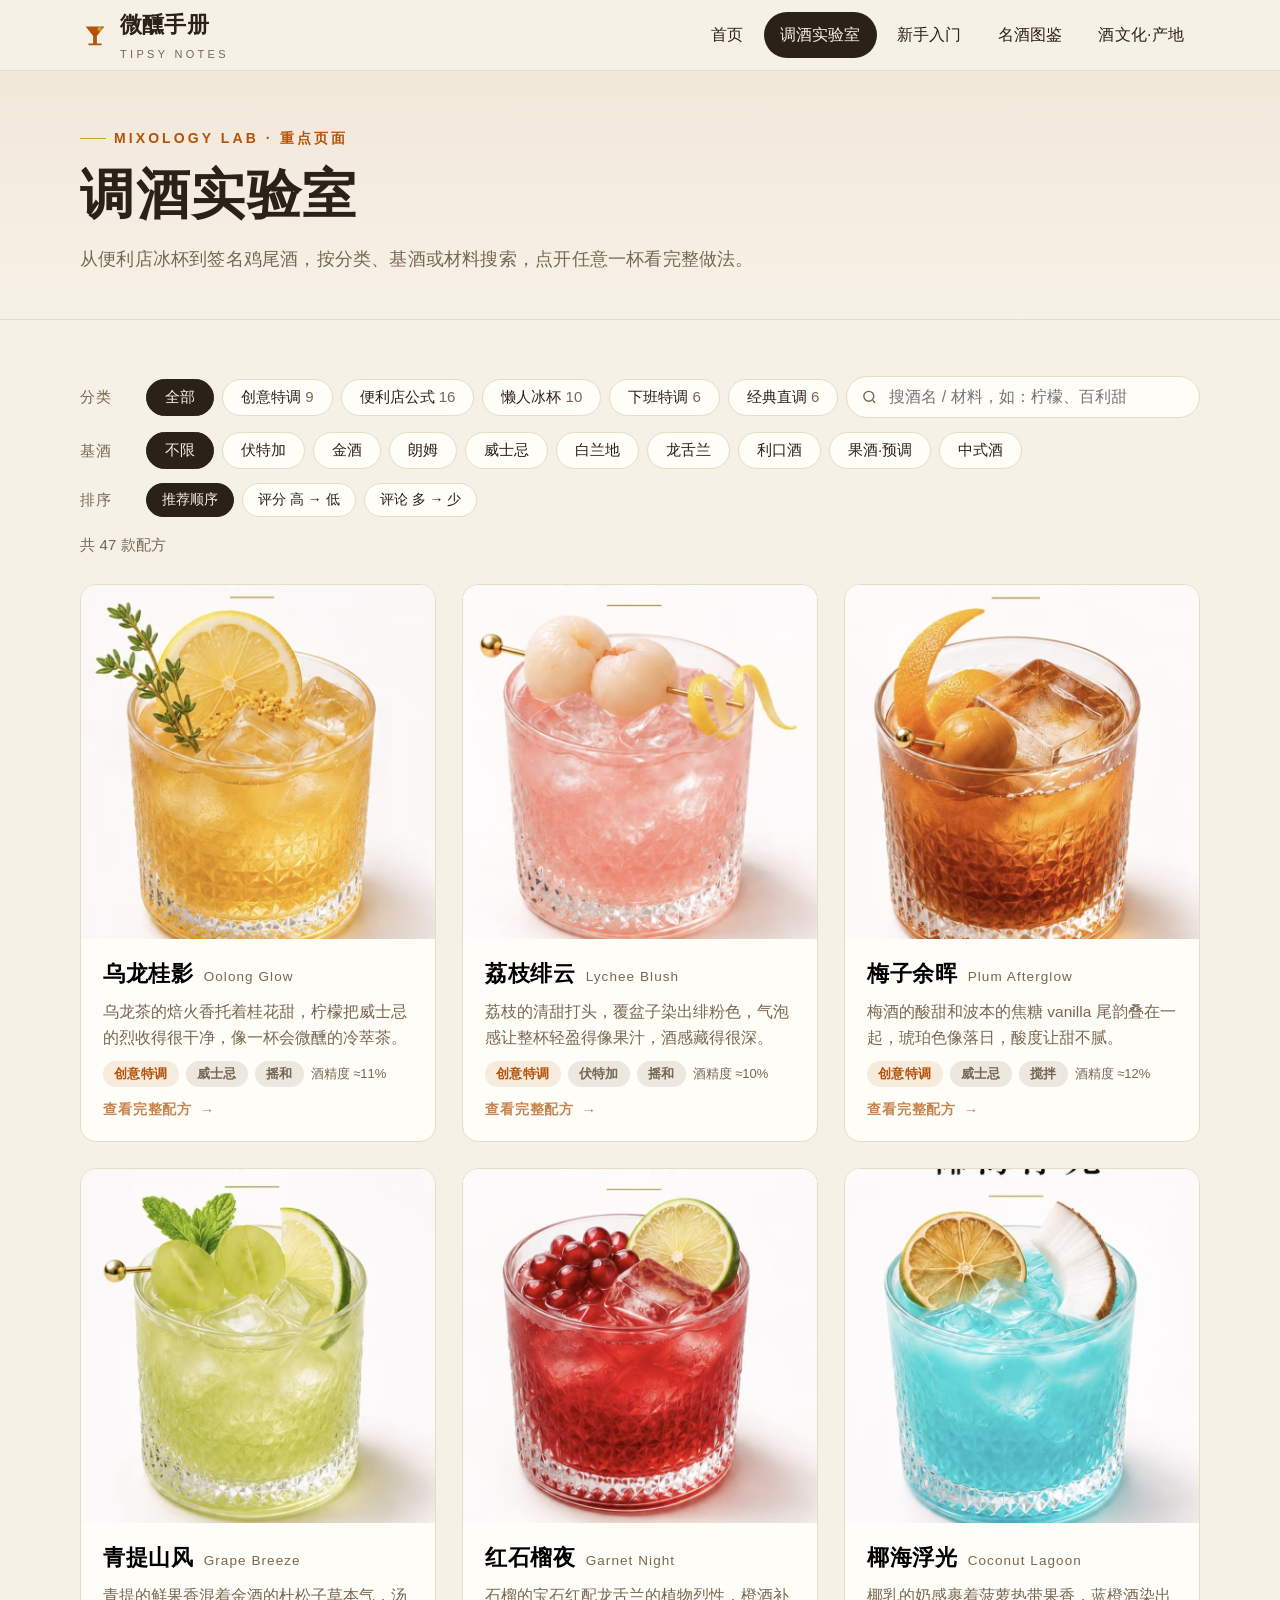
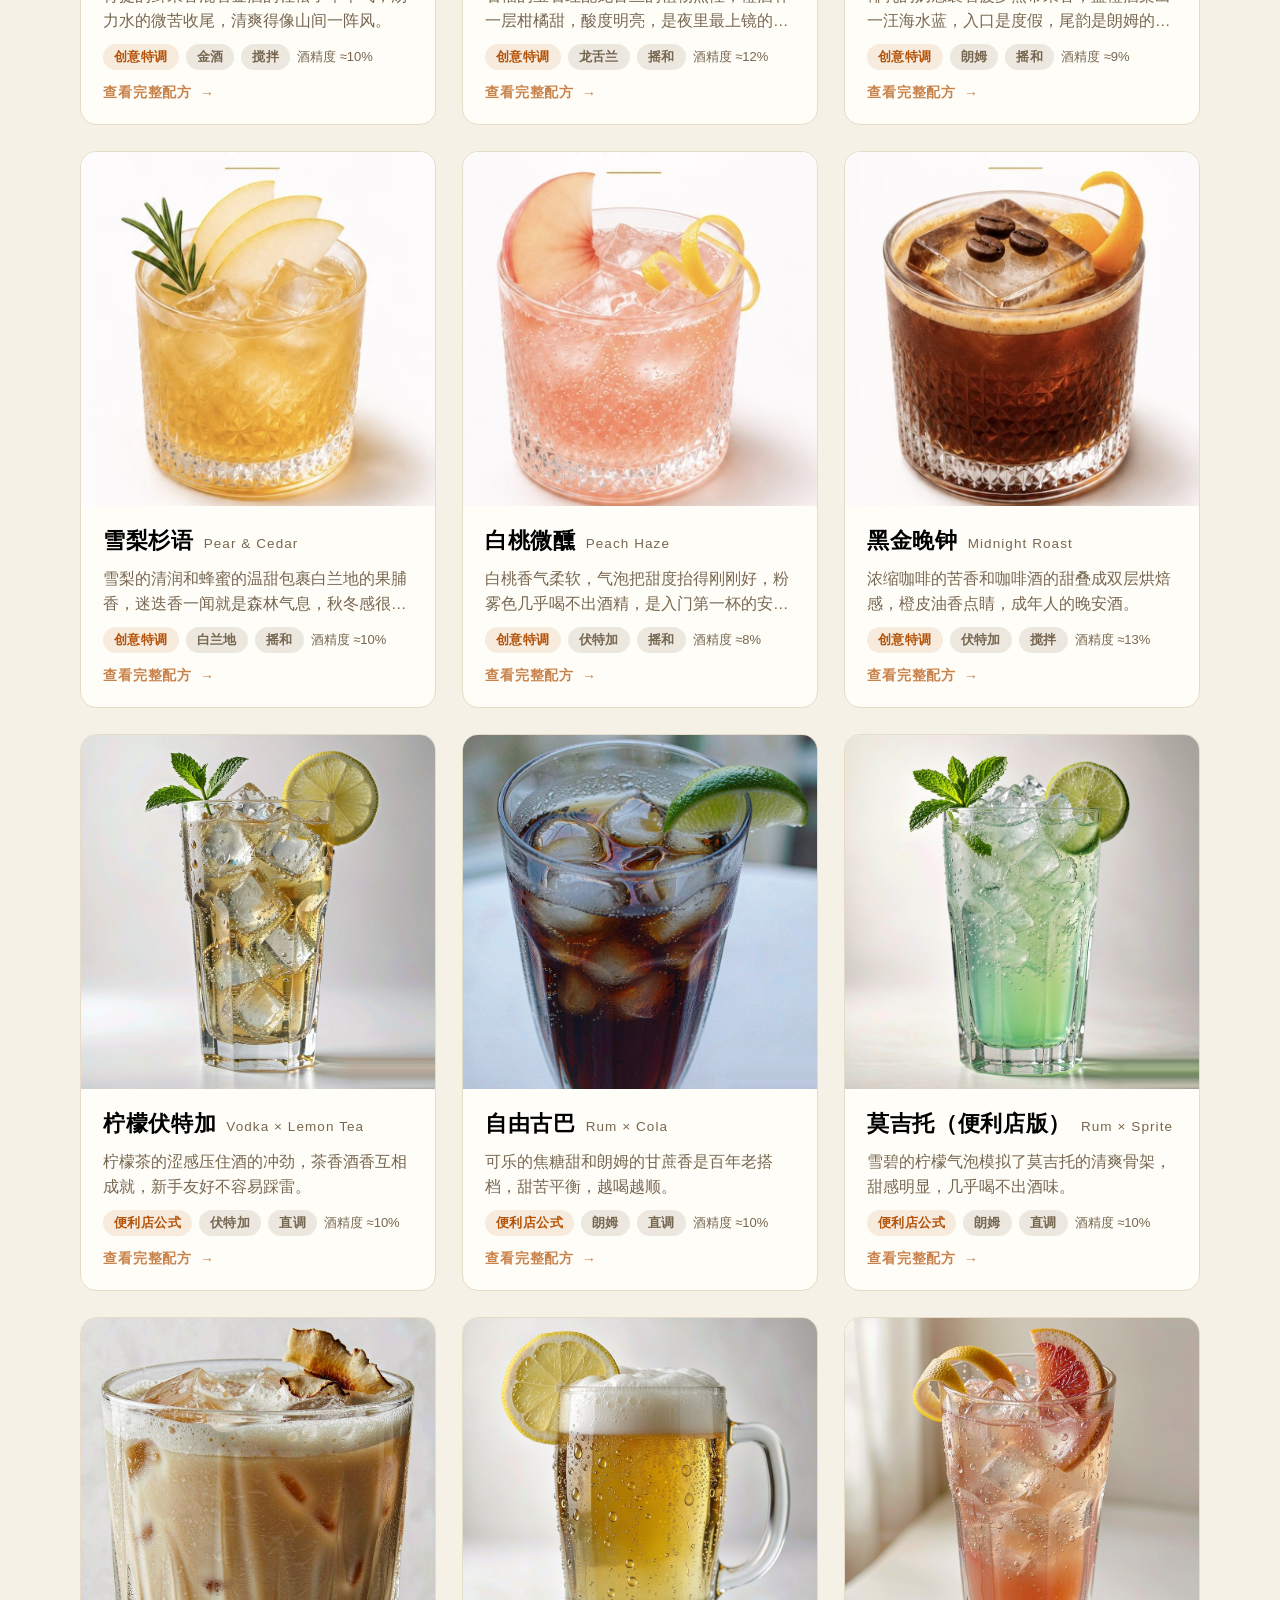
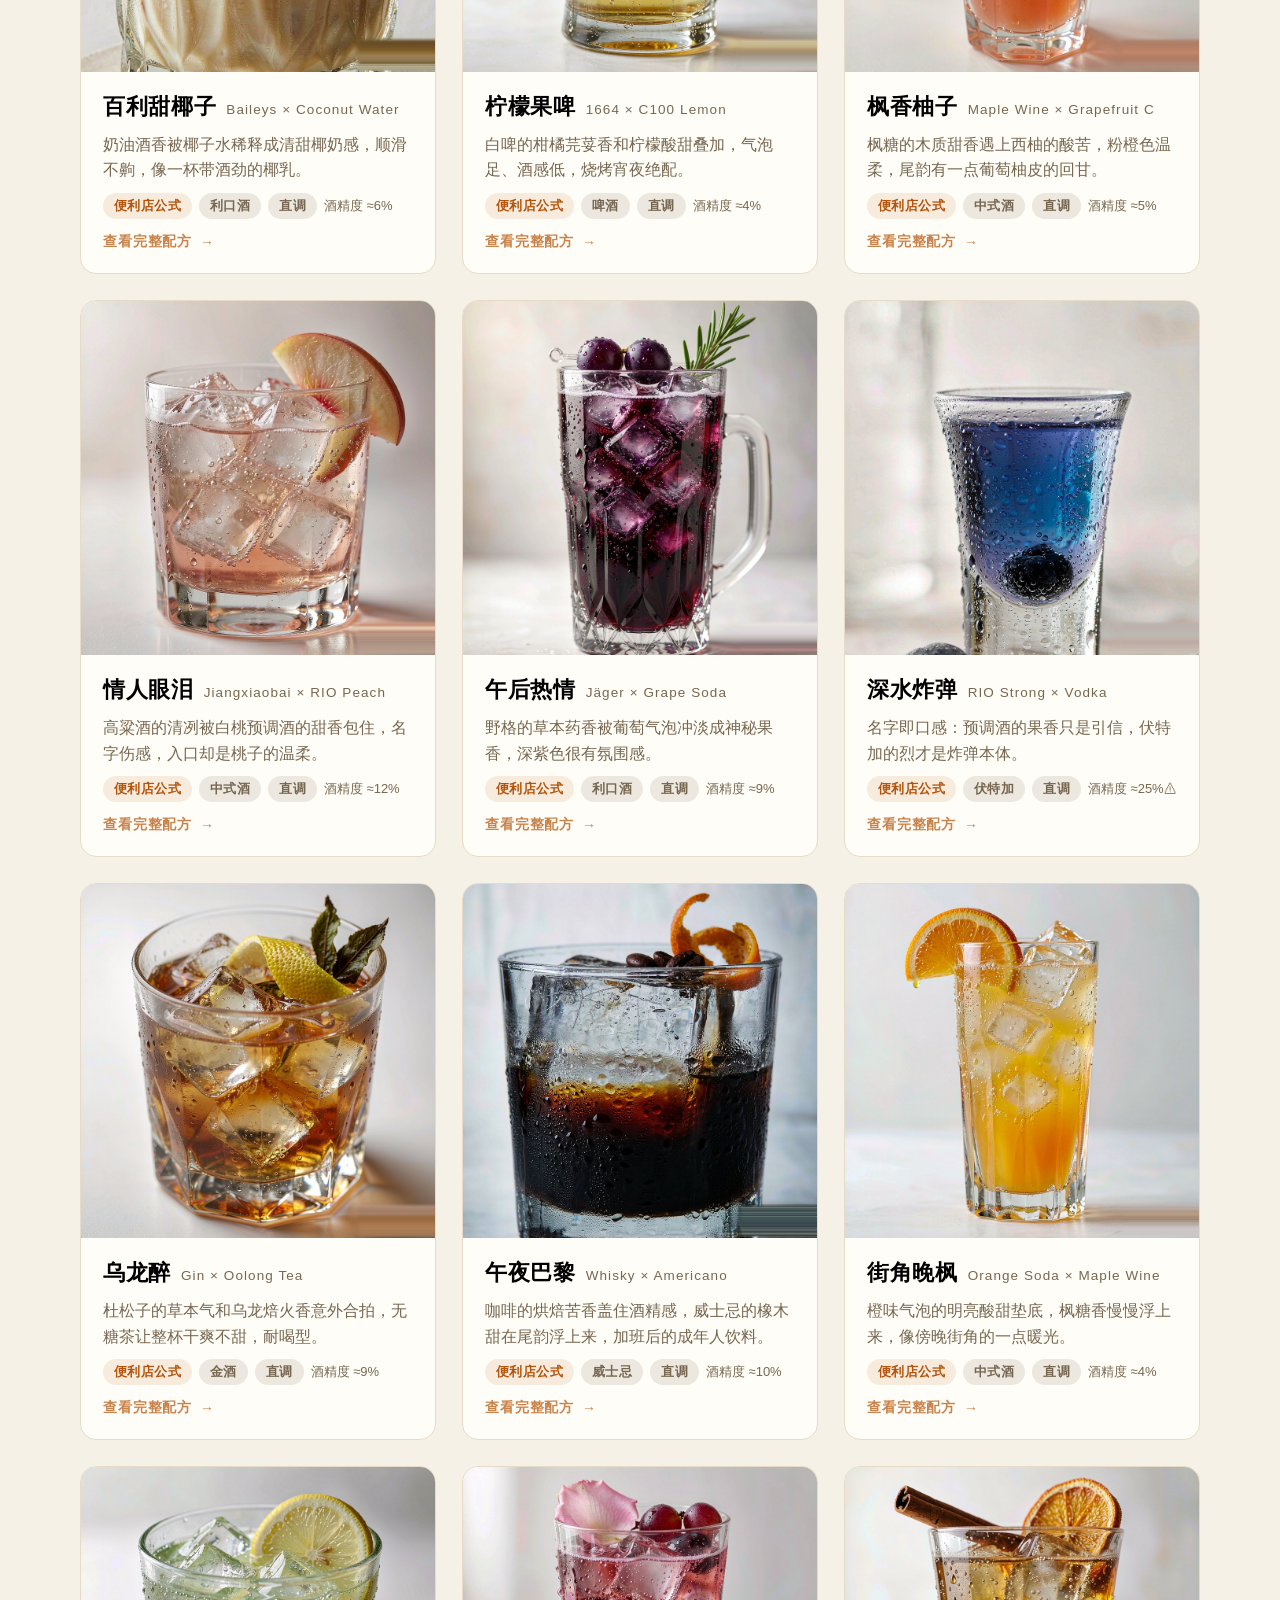
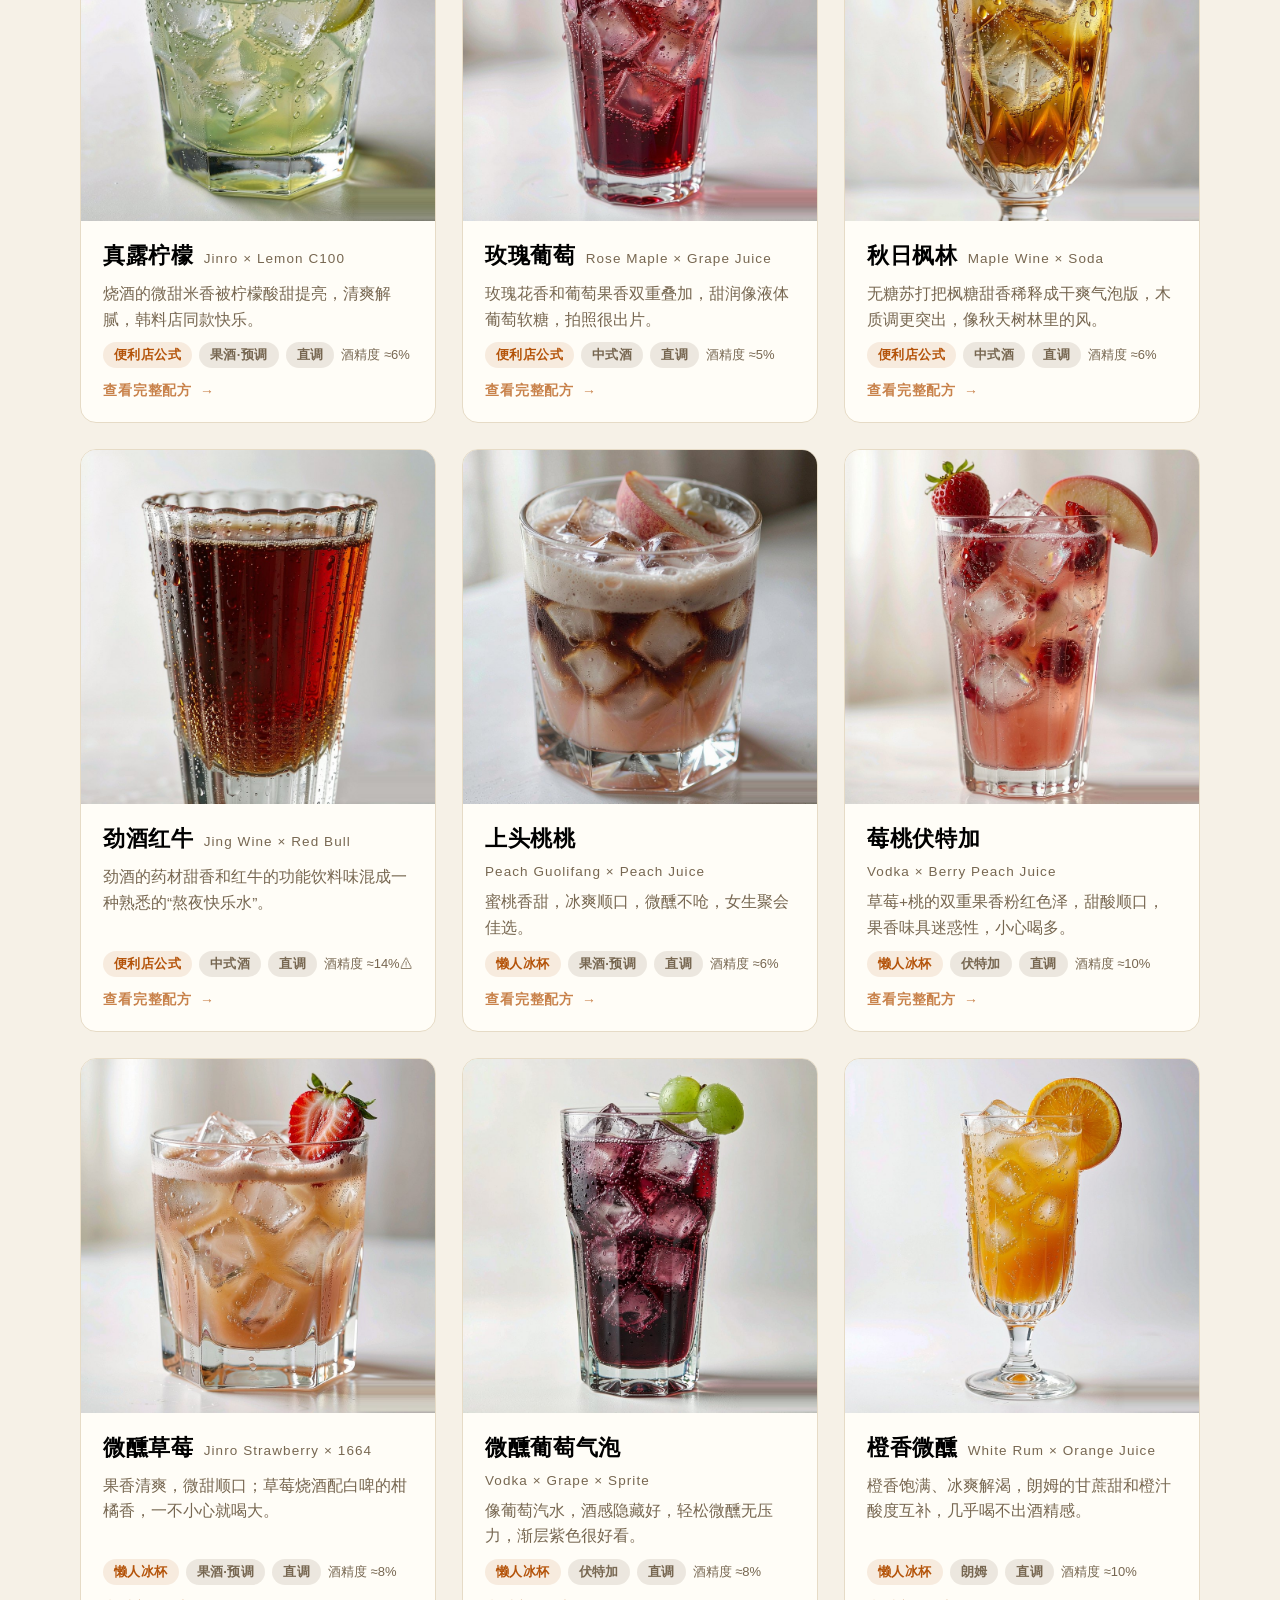
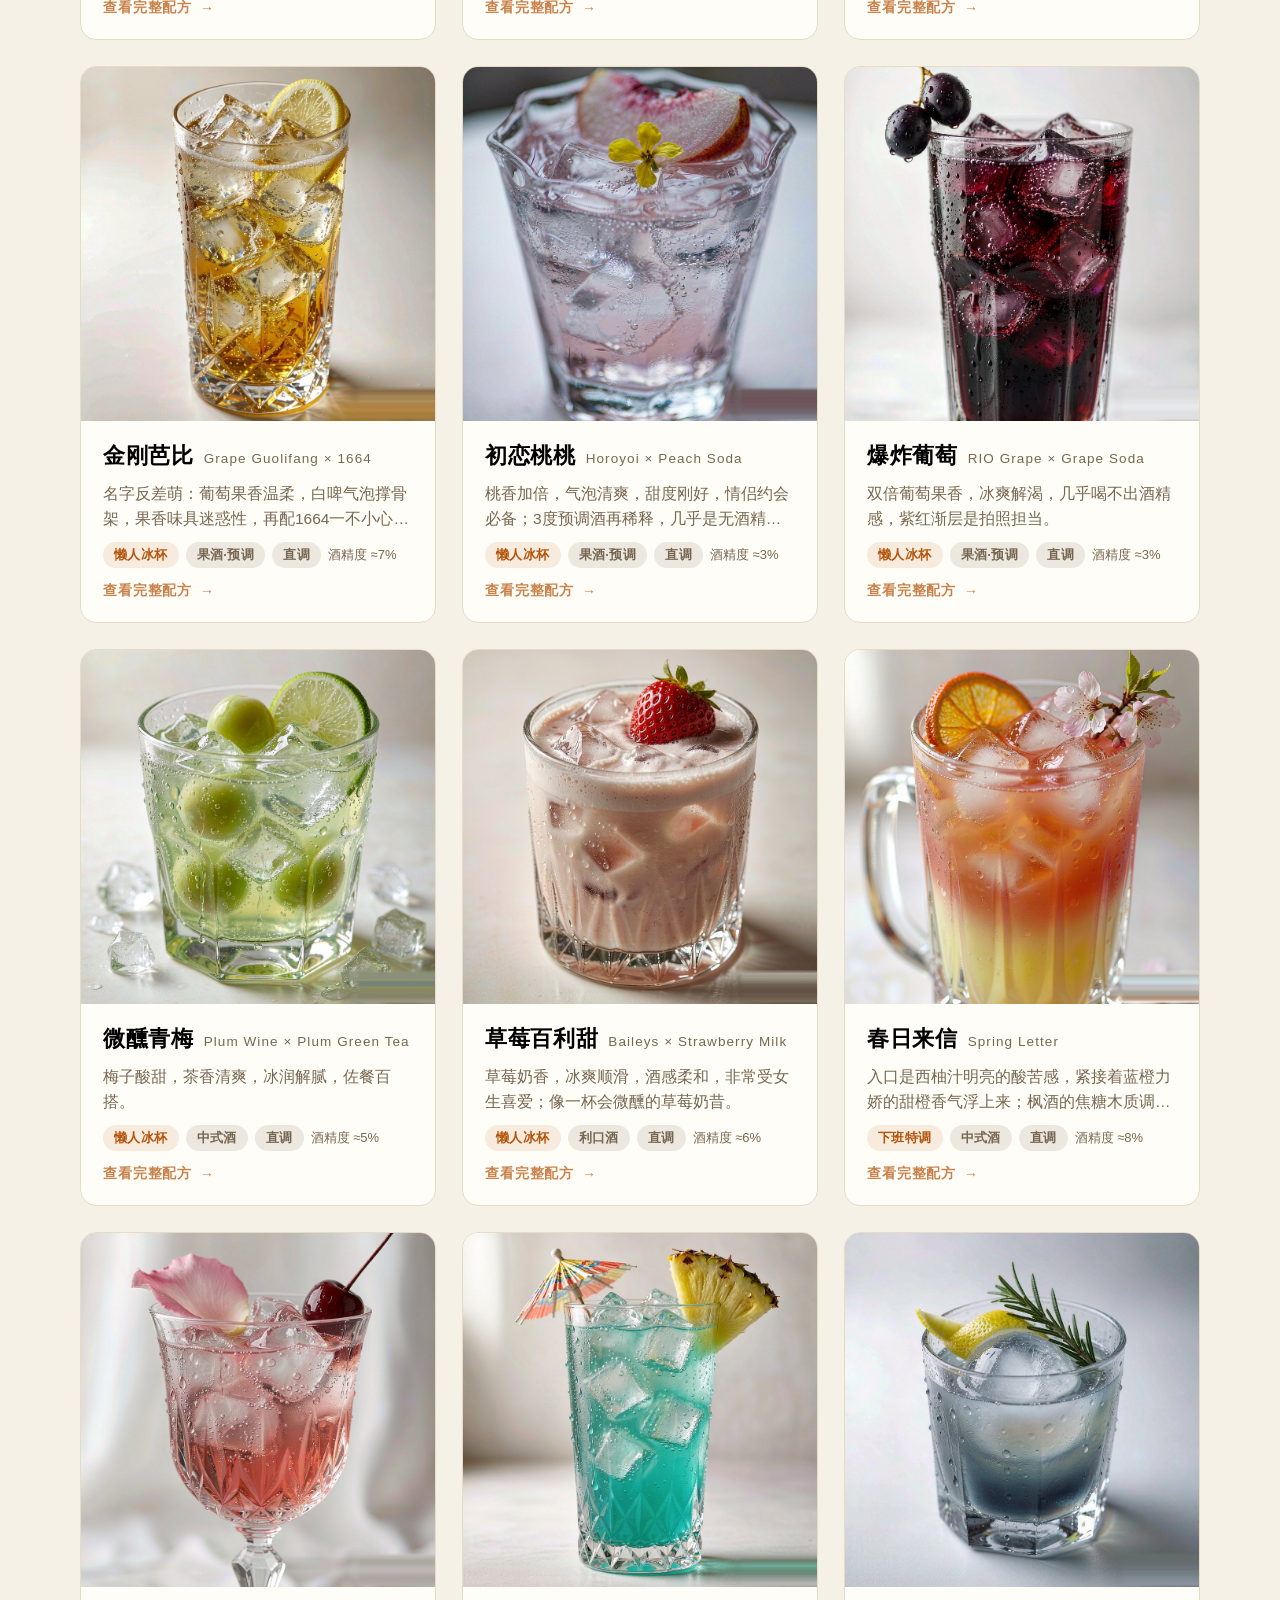
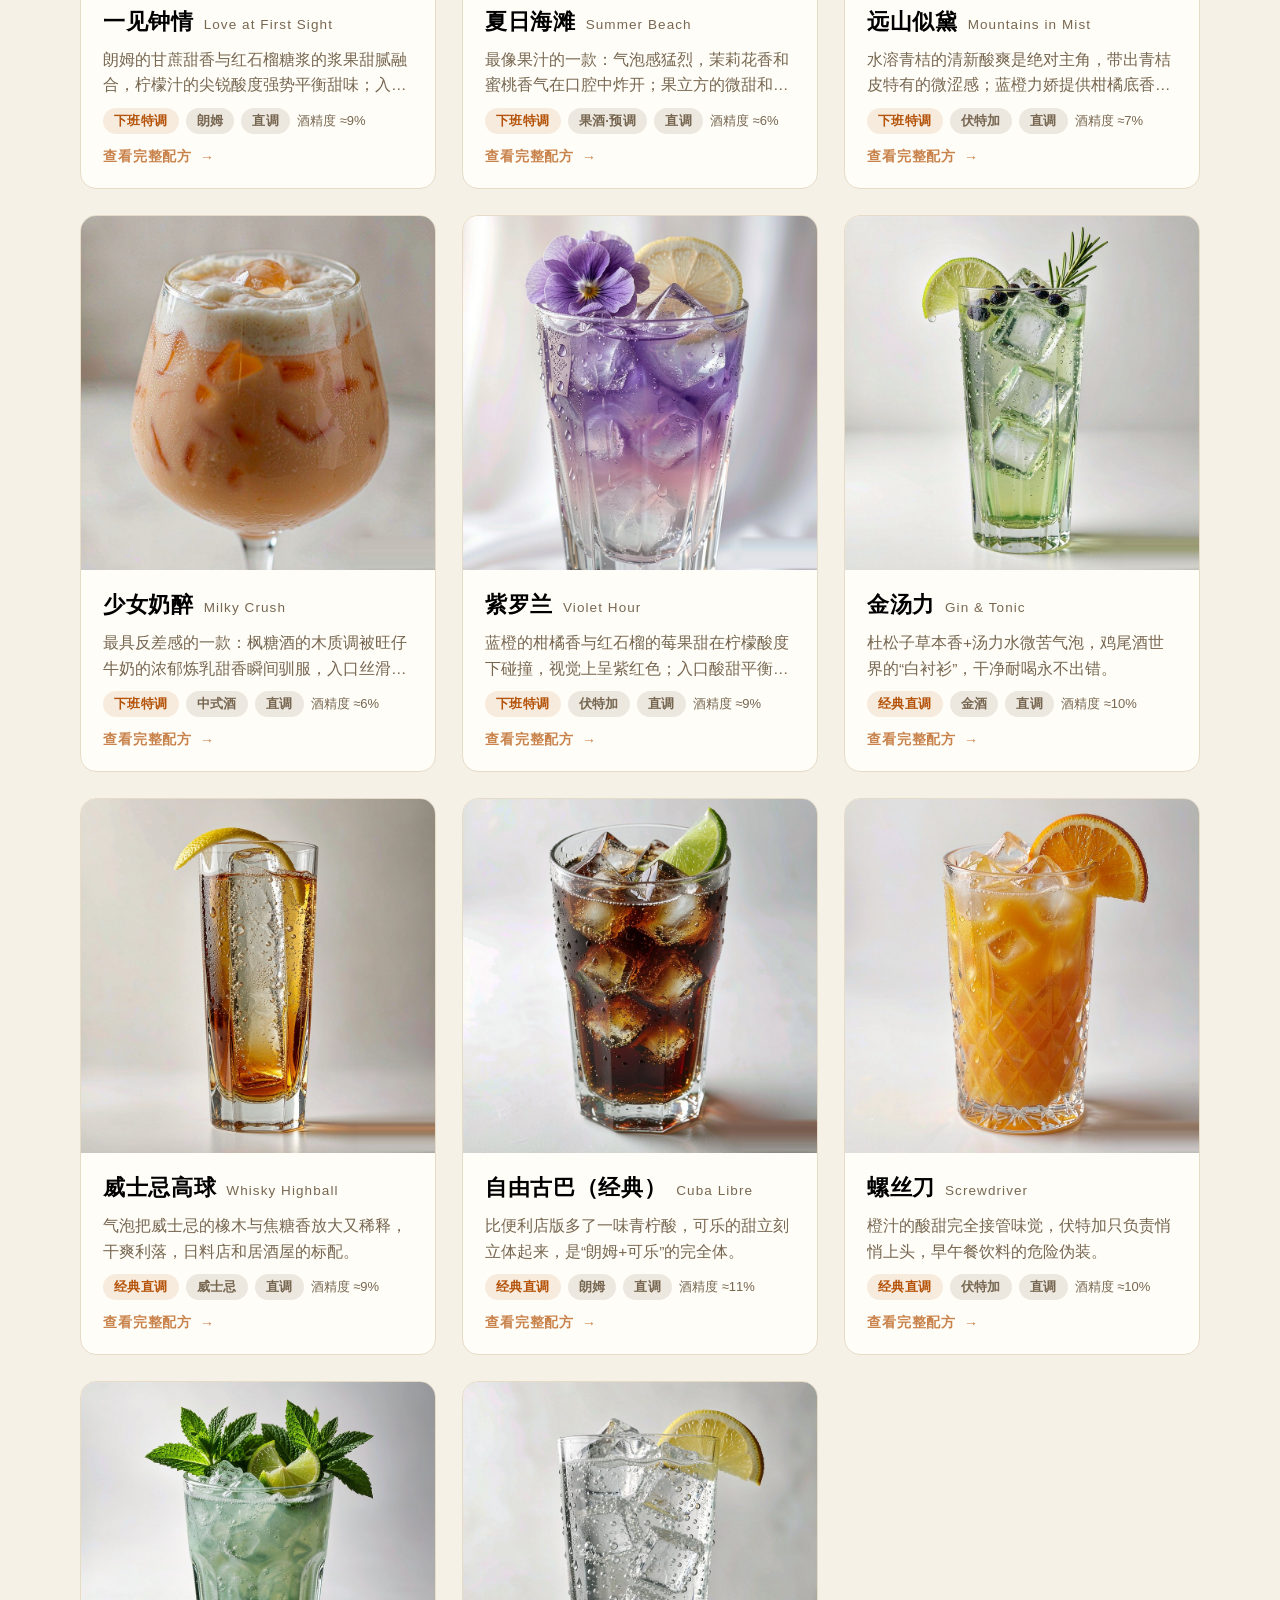
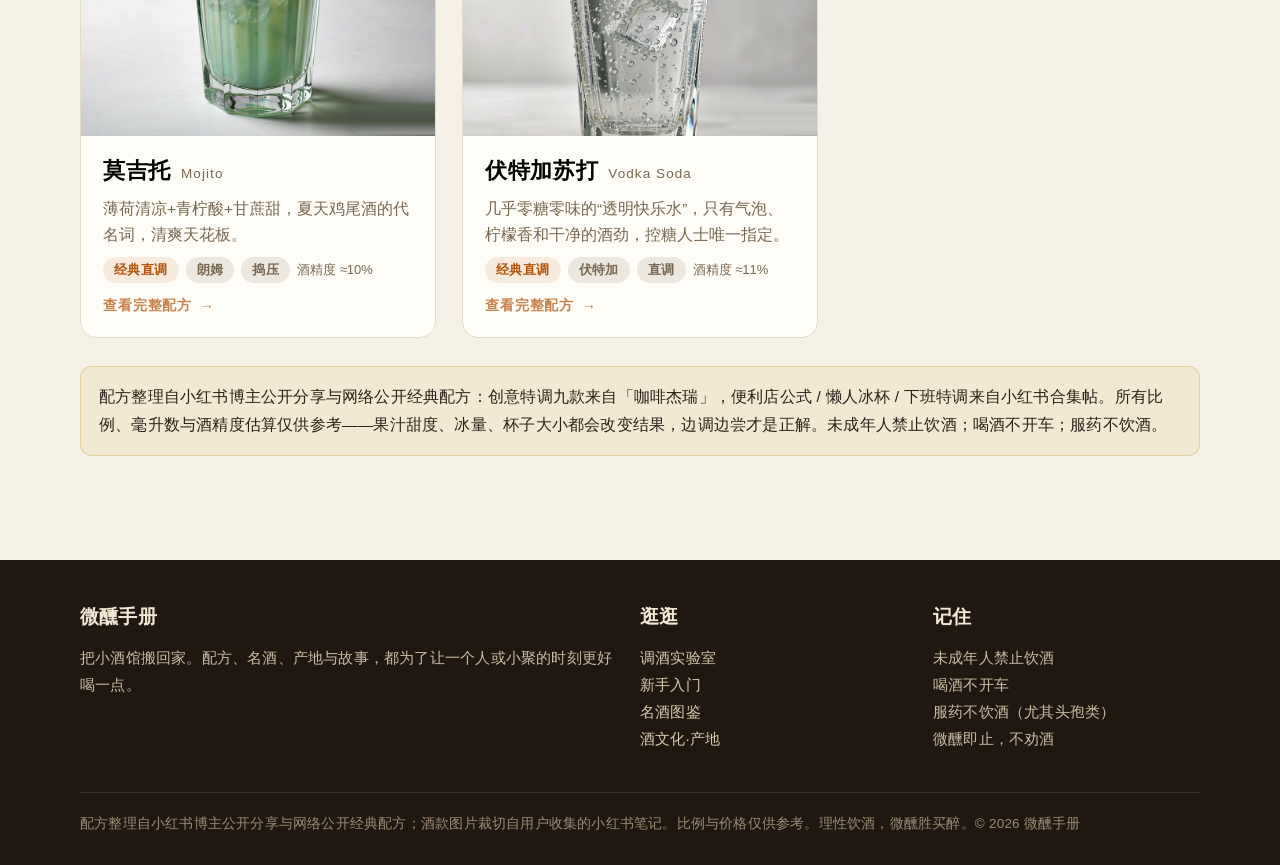
<file: mix.html>
<!DOCTYPE html>
<html lang="zh-CN">
<head>
<meta charset="UTF-8">
<meta name="viewport" content="width=device-width, initial-scale=1">
<title>调酒实验室 · 微醺手册</title>
<meta name="description" content="47 款家庭调酒配方：创意特调、便利店公式、懒人冰杯、下班特调、经典直调。按基酒与材料筛选，毫升级做法、口感与新手提示，支持份量缩放与一键复制。">
<link rel="icon" type="image/svg+xml" href="favicon.svg">
<link rel="stylesheet" href="assets/css/site.css">
</head>
<body>
<header class="site-header">
  <div class="wrap nav">
    <a class="brand" href="index.html"><svg viewBox="0 0 32 32" aria-hidden="true"><path d="M6 7h20l-8 10v8h5v2H9v-2h5v-8Z" fill="#b45309"/><circle cx="21" cy="9.5" r="2.4" fill="#c9a227"/></svg><span>微醺手册<small>TIPSY NOTES</small></span></a>
    <button class="nav-toggle" aria-expanded="false" aria-controls="navLinks">菜单</button>
    <nav id="navLinks" class="nav-links" aria-label="主导航">
      <a href="index.html">首页</a>
      <a href="mix.html" aria-current="page">调酒实验室</a>
      <a href="guide.html">新手入门</a>
      <a href="spirits.html">名酒图鉴</a>
      <a href="culture.html">酒文化·产地</a>
    </nav>
  </div>
</header>

<main>
  <section class="page-hero">
    <div class="wrap">
      <span class="eyebrow">Mixology Lab · 重点页面</span>
      <h1>调酒实验室</h1>
      <p id="catDesc">从便利店冰杯到签名鸡尾酒，按分类、基酒或材料搜索，点开任意一杯看完整做法。</p>
    </div>
  </section>

  <section class="section">
    <div class="wrap">
      <div class="filter-bar">
        <div class="filter-row">
          <span class="label">分类</span>
          <span id="catChips" style="display:flex;gap:8px;flex-wrap:wrap"></span>
          <span class="search-box">
            <svg viewBox="0 0 24 24" fill="none" stroke-width="2" aria-hidden="true"><circle cx="11" cy="11" r="7"/><path d="m20 20-3.5-3.5"/></svg>
            <input id="searchInput" type="search" placeholder="搜酒名 / 材料，如：柠檬、百利甜" aria-label="搜索配方">
          </span>
        </div>
        <div class="filter-row">
          <span class="label">基酒</span>
          <span id="baseChips" style="display:flex;gap:8px;flex-wrap:wrap"></span>
        </div>
        <div class="filter-row">
          <span class="label">排序</span>
          <span class="sort-chips" role="group" aria-label="列表排序方式">
            <button type="button" class="chip" data-sort="default" aria-pressed="true">推荐顺序</button>
            <button type="button" class="chip" data-sort="rating" aria-pressed="false">评分 高 → 低</button>
            <button type="button" class="chip" data-sort="comments" aria-pressed="false">评论 多 → 少</button>
          </span>
        </div>
        <div class="result-count" id="resultCount" aria-live="polite"></div>
      </div>
      <div class="grid cols-3" id="recipeGrid"></div>
      <div class="note-box" style="margin-top:28px">
        配方整理自小红书博主公开分享与网络公开经典配方：创意特调九款来自「咖啡杰瑞」，便利店公式 / 懒人冰杯 / 下班特调来自小红书合集帖。所有比例、毫升数与酒精度估算仅供参考——果汁甜度、冰量、杯子大小都会改变结果，边调边尝才是正解。未成年人禁止饮酒；喝酒不开车；服药不饮酒。
      </div>
    </div>
  </section>
</main>

<dialog id="recipeModal" class="modal recipe-modal" aria-labelledby="mName">
  <div class="modal-inner">
    <button id="mClose" class="modal-close" aria-label="关闭配方详情">×</button>
    <div class="modal-hero">
      <div class="pic" id="mPic"></div>
      <div class="info">
        <span class="hero-kicker">TIPSY NOTES · 配方档案</span>
        <h3 id="mName"></h3>
        <div class="en" id="mEn"></div>
        <div class="hero-rule"></div>
        <div class="hero-chips" id="mTags"></div>
        <div class="hero-facts" id="mFacts"></div>
      </div>
    </div>
    <div class="modal-body">
      <div class="modal-tools">
        <span class="small muted">份量缩放</span>
        <span class="scaler">
          <button id="mMinus" aria-label="减少半份">−</button>
          <output id="mMult">×1</output>
          <button id="mPlus" aria-label="增加半份">＋</button>
        </span>
        <button class="btn ghost small" id="mCopy">复制配方</button>
        <span class="ratio-note" id="mRatio"></span>
      </div>

      <div class="modal-section">
        <div class="sec-head"><span class="sec-en">01 / INGREDIENTS</span><h4>材料</h4><span class="line"></span></div>
        <ul class="ing-list" id="mIng"></ul>
      </div>

      <div class="modal-section">
        <div class="sec-head"><span class="sec-en">02 / METHOD</span><h4>做法</h4><span class="line"></span></div>
        <ol class="steps" id="mSteps"></ol>
      </div>

      <div class="modal-grid-2">
        <div class="modal-section">
          <div class="sec-head"><span class="sec-en">03 / PALATE</span><h4>口感</h4><span class="line"></span></div>
          <blockquote class="taste-quote" id="mTaste"></blockquote>
        </div>
        <div class="modal-section">
          <div class="sec-head"><span class="sec-en">04 / TIPS</span><h4>新手提示</h4><span class="line"></span></div>
          <div class="note-box" id="mTips"></div>
        </div>
      </div>

      <div class="modal-foot">
        <span class="garnish" id="mGarnish"></span>
        <span id="mSource"></span>
      </div>
      <section class="rd-community" data-community aria-label="评分与评论"></section>
      <div class="modal-disclaimer">理性饮酒 · 未成年人禁止饮酒 · 喝酒不开车</div>
    </div>
  </div>
</dialog>

<footer class="site-footer">
  <div class="wrap">
    <div class="cols">
      <div><h4>微醺手册</h4><p>把小酒馆搬回家。配方、名酒、产地与故事，都为了让一个人或小聚的时刻更好喝一点。</p></div>
      <div><h4>逛逛</h4><p><a href="mix.html">调酒实验室</a><br><a href="guide.html">新手入门</a><br><a href="spirits.html">名酒图鉴</a><br><a href="culture.html">酒文化·产地</a></p></div>
      <div><h4>记住</h4><p>未成年人禁止饮酒<br>喝酒不开车<br>服药不饮酒（尤其头孢类）<br>微醺即止，不劝酒</p></div>
    </div>
    <div class="legal">配方整理自小红书博主公开分享与网络公开经典配方；酒款图片裁切自用户收集的小红书笔记。比例与价格仅供参考。理性饮酒，微醺胜买醉。© 2026 微醺手册</div>
  </div>
</footer>

<script src="assets/js/data.js"></script>
<script src="assets/js/site.js"></script>
<script src="assets/js/community.js"></script>
<script src="assets/js/mix.js"></script>
</body>
</html>
</file>
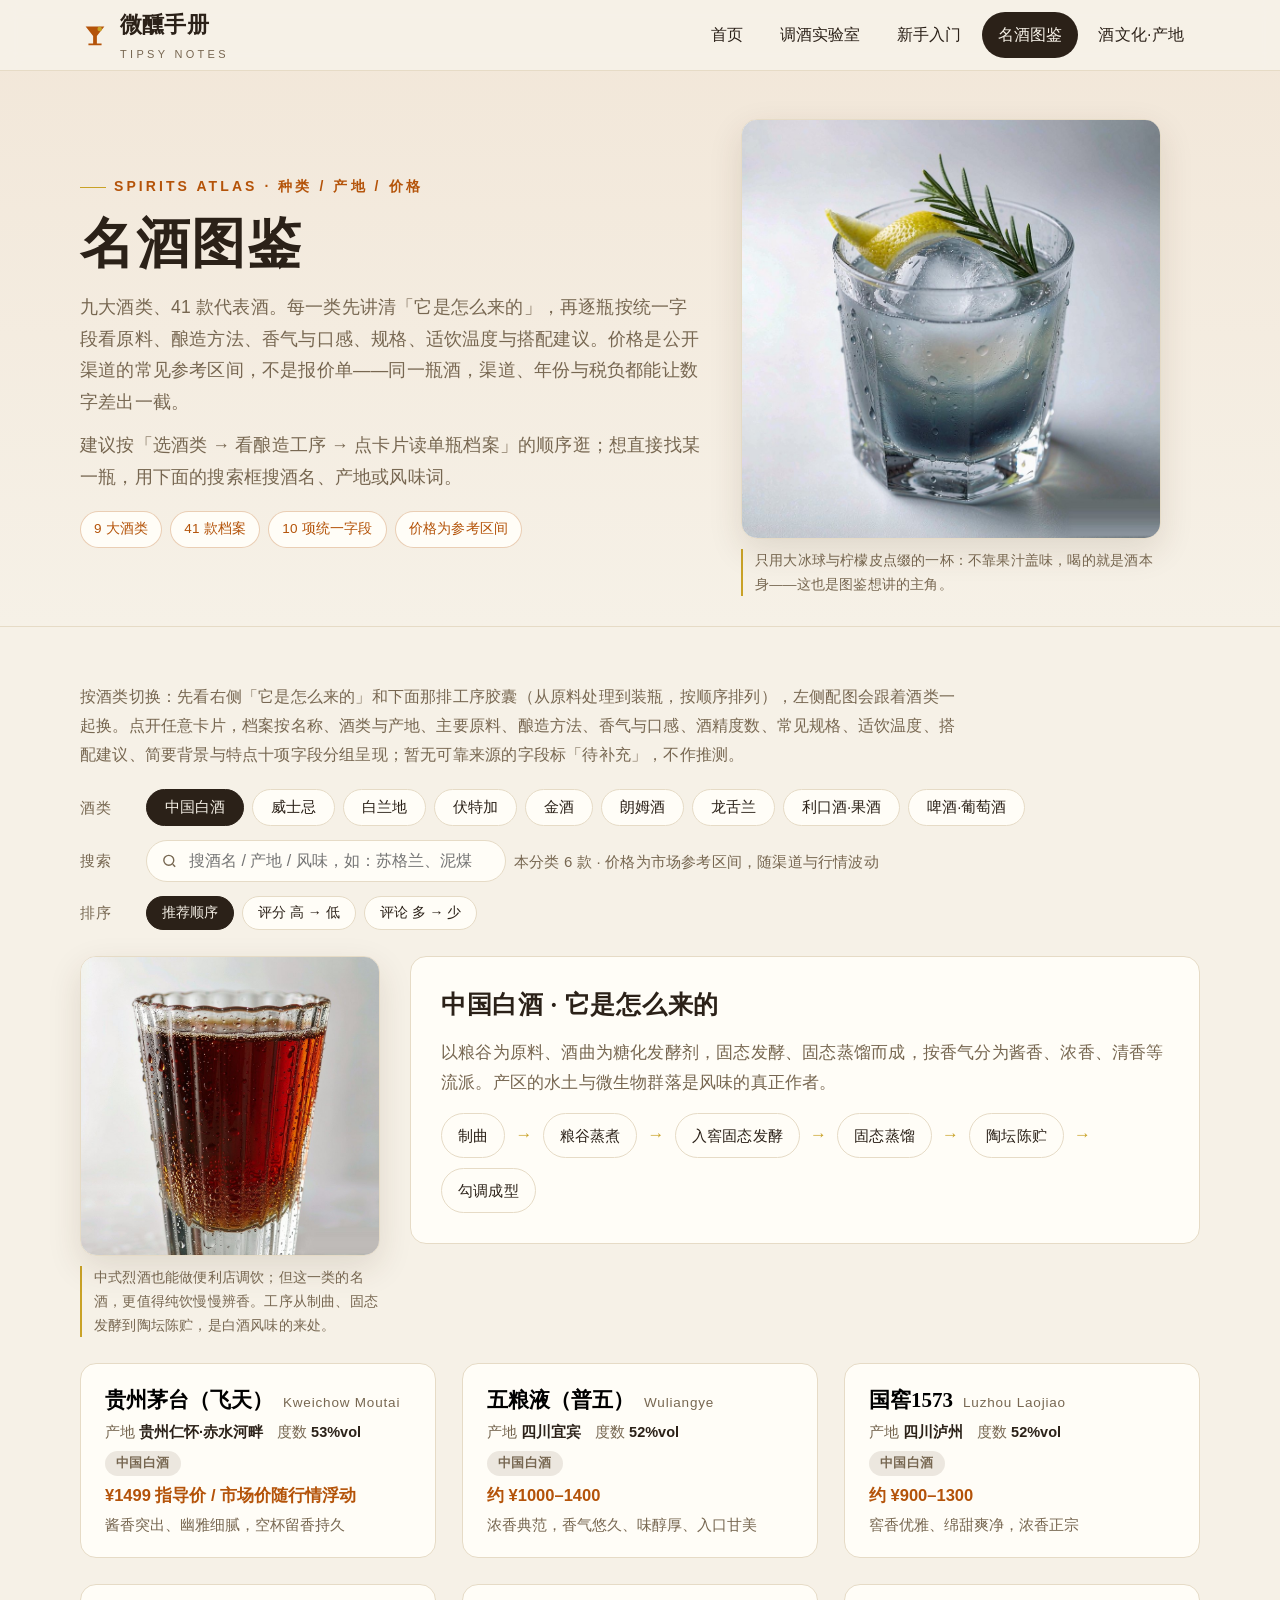
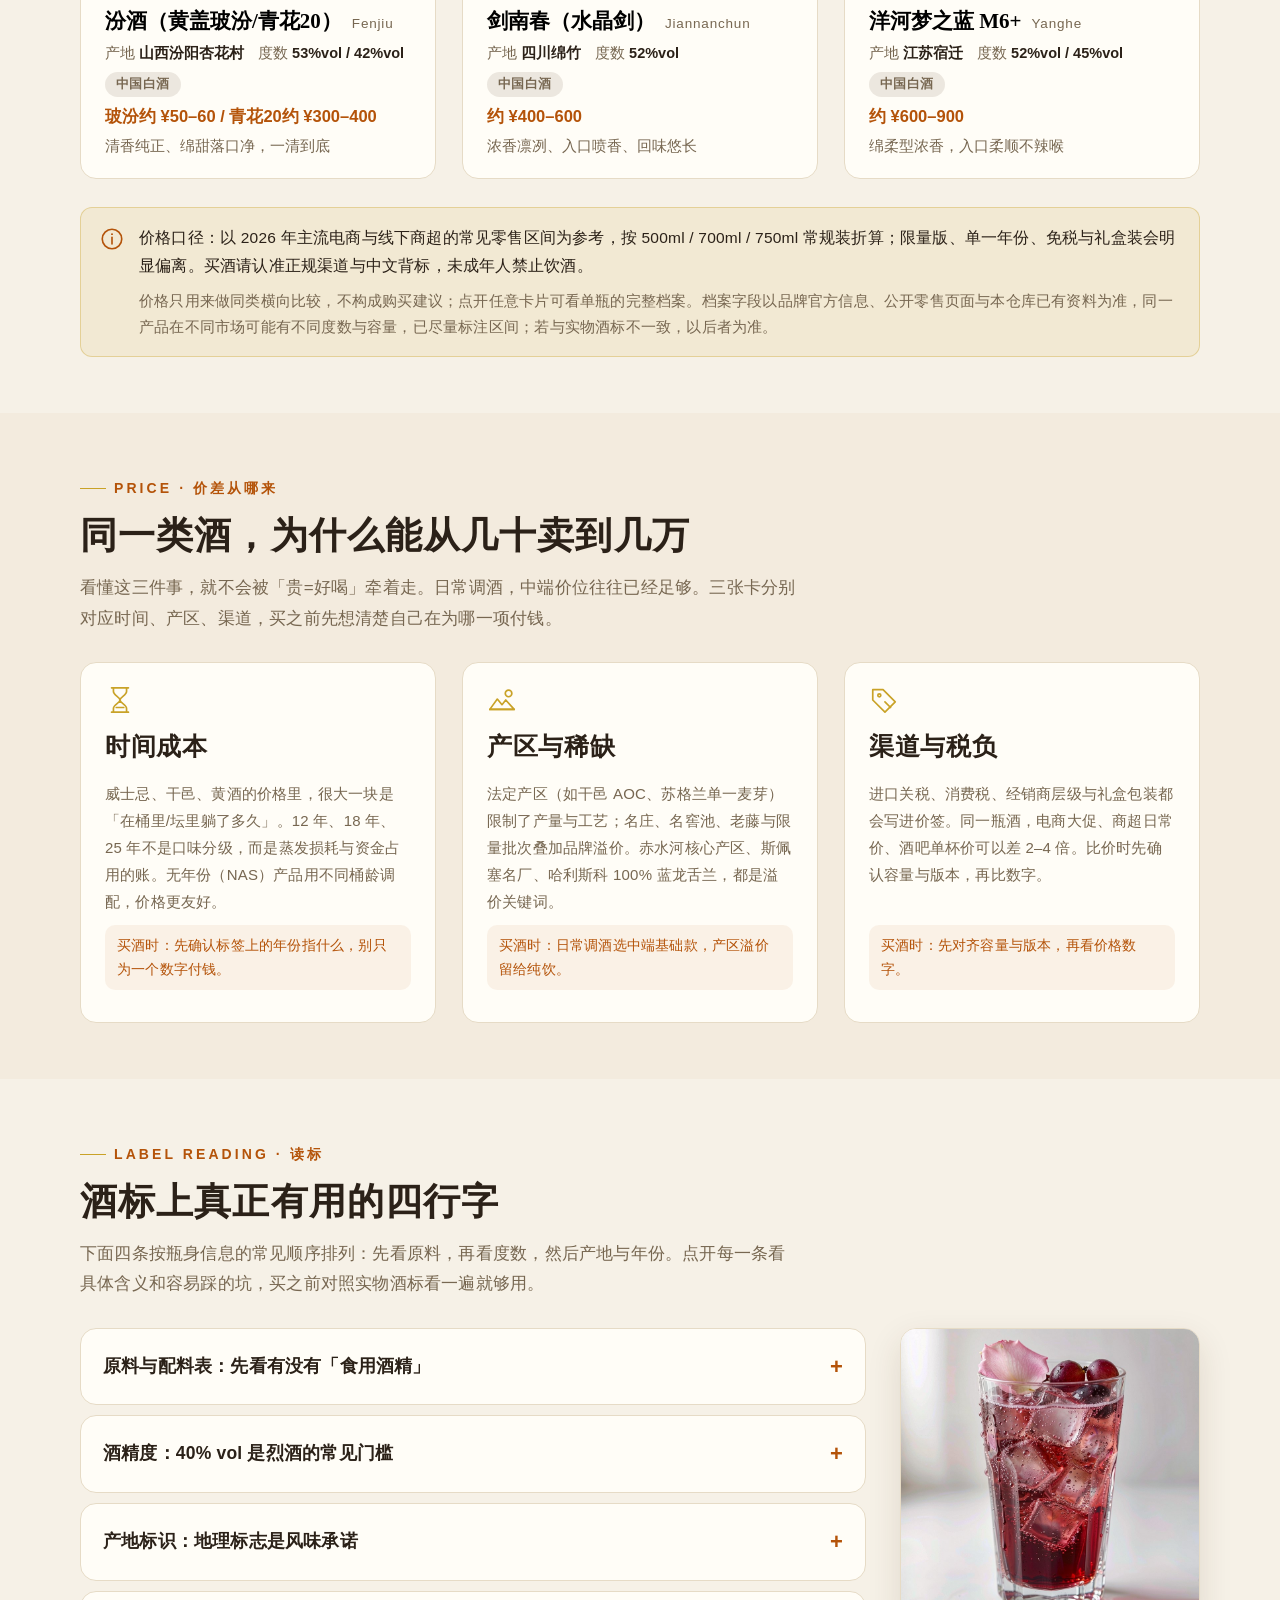
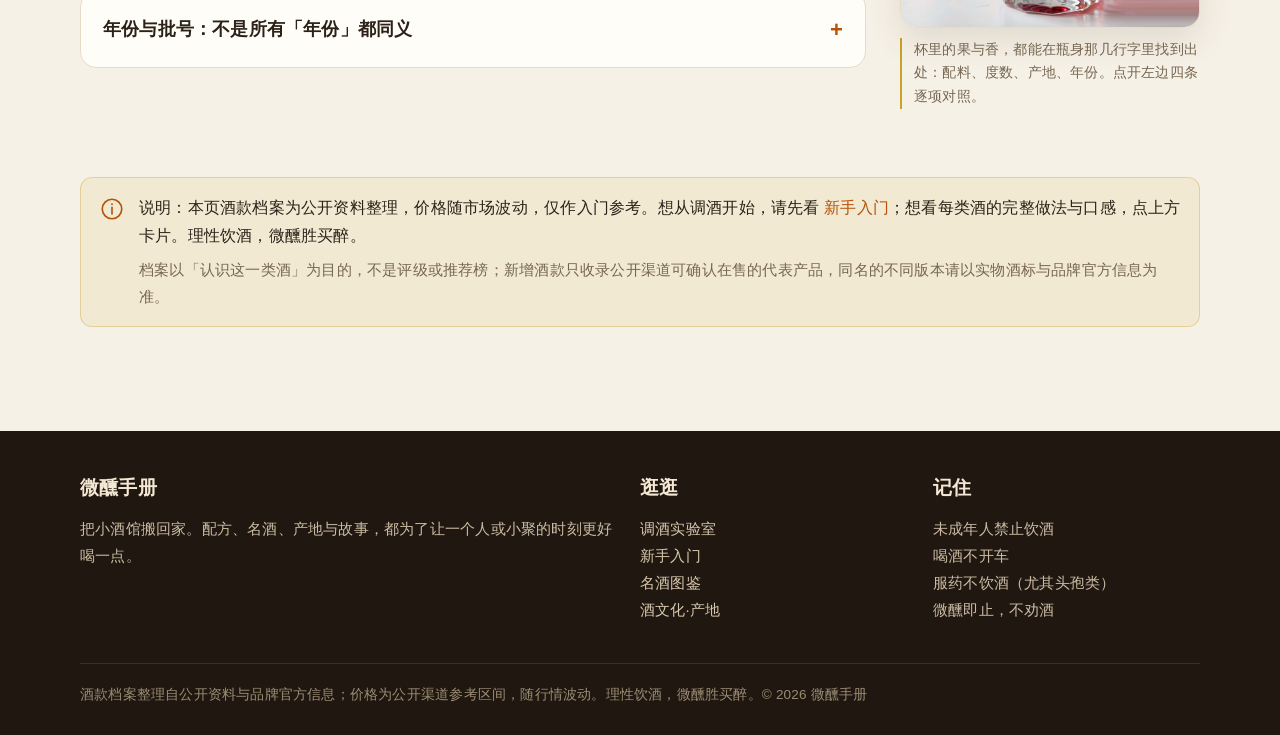
<file: spirits.html>
<!DOCTYPE html>
<html lang="zh-CN">
<head>
<meta charset="UTF-8">
<meta name="viewport" content="width=device-width, initial-scale=1">
<title>名酒图鉴 · 微醺手册</title>
<meta name="description" content="九大酒类、41 款代表名酒：按名称、酒类与产地、主要原料、酿造方法、香气与口感、酒精度数、常见规格、适饮温度、搭配建议、简要背景与特点统一字段呈现。">
<link rel="icon" type="image/svg+xml" href="favicon.svg">
<link rel="stylesheet" href="assets/css/site.css">
<style>
/* ===== 名酒图鉴页专属配图版式（sp- 前缀，仅本页生效，不改动全站样式） ===== */
.sp-hero { display: grid; grid-template-columns: 1.15fr 0.85fr; gap: calc(40px * var(--site-space, 1)); align-items: center; }
.sp-hero-copy p { max-width: 640px; }
.sp-hero-hint { margin-top: -2px; font-size: 15.5px; color: var(--site-muted); }
.sp-hero-meta { display: flex; flex-wrap: wrap; gap: 8px; margin-top: 18px; }
.sp-hero-meta span {
  font-size: 13.5px; color: var(--site-accent); background: var(--site-surface);
  border: 1px solid color-mix(in srgb, var(--site-accent) 28%, transparent);
  border-radius: 999px; padding: 5px 13px;
}
.sp-hero-figure { max-width: 420px; margin-left: auto; }

/* 统一图片框：与源图一致用 1:1，零裁切 */
.sp-figure { margin: 0; }
.sp-frame {
  position: relative; aspect-ratio: 1 / 1; overflow: hidden;
  border-radius: var(--site-radius); border: 1px solid var(--site-border);
  background: #fff; box-shadow: var(--shadow);
}
.sp-frame img { display: block; width: 100%; height: 100%; object-fit: cover; }
.sp-figure figcaption {
  margin-top: 10px; padding-left: 12px; border-left: 2px solid var(--gold);
  font-size: 13.5px; line-height: 1.75; color: var(--site-muted);
}

/* 图鉴引导 */
.sp-guide { max-width: 880px; margin-bottom: 20px; }
.sp-guide p { margin: 0; font-size: 15.5px; line-height: 1.85; }

/* 分类介绍 + 酿造流程：图随标签切换 */
.sp-intro-split { display: grid; grid-template-columns: 300px minmax(0, 1fr); gap: calc(30px * var(--site-space, 1)); align-items: start; margin-bottom: var(--gap); }
.sp-intro-split .cat-intro { margin-bottom: 0; }
.sp-intro-figure { min-width: 0; }

/* 说明条 */
.sp-note { display: flex; gap: 14px; align-items: flex-start; }
.sp-note > svg { width: 26px; height: 26px; flex: none; margin-top: 2px; color: var(--site-accent); }
.sp-note-body { min-width: 0; }
.sp-note-body p { margin: 0; }
.sp-note-extra { margin-top: 8px !important; font-size: 14.5px; color: var(--site-muted); }

/* 价格三卡：统一线稿图标 */
.sp-icon-card { display: flex; flex-direction: column; align-items: flex-start; }
.sp-icon { width: 30px; height: 30px; margin-bottom: 10px; color: var(--gold); }
.sp-icon-card p { margin: 0 0 10px; }
.sp-card-note {
  font-size: 14px; line-height: 1.75; color: var(--site-accent);
  background: color-mix(in srgb, var(--site-accent) 7%, transparent);
  border-radius: 10px; padding: 8px 12px; margin-top: auto !important;
}

/* 读标：说明 + 侧图 */
.sp-split { display: grid; grid-template-columns: minmax(0, 1fr) 300px; gap: calc(34px * var(--site-space, 1)); align-items: start; }
.sp-sticky-figure { position: sticky; top: 92px; }

/* 酒款档案：统一十字段分组 */
.sp-card-cat { align-self: flex-start; font-size: 12.5px !important; }
.sp-profile { margin-top: 22px; display: grid; gap: 20px; }
.sp-group-title { font-family: var(--font-display); font-size: 17px; margin: 0 0 10px; padding-bottom: 8px; border-bottom: 1px solid var(--site-border); }
.sp-fields { margin: 0; display: grid; grid-template-columns: 1fr 1fr; gap: 10px 18px; }
.sp-field { display: flex; gap: 10px; align-items: baseline; min-width: 0; font-size: 15px; line-height: 1.8; }
.sp-field--wide { grid-column: 1 / -1; }
.sp-field dt { flex: none; width: 86px; font-size: 14px; color: var(--site-muted); }
.sp-field dd { margin: 0; min-width: 0; }
.sp-todo { color: var(--site-muted); opacity: .78; }
.sp-profile-legend { margin: 18px 0 0; font-size: 13.5px; line-height: 1.8; color: var(--site-muted); }

/* 响应式：断点沿用站点 960 / 860 / 620 */
@media (max-width: 960px) {
  .sp-hero { gap: 26px; }
  .sp-intro-split { grid-template-columns: 250px minmax(0, 1fr); }
  .sp-split { grid-template-columns: minmax(0, 1fr) 250px; }
}
@media (max-width: 860px) {
  .sp-hero { grid-template-columns: 1fr; }
  .sp-hero-figure { max-width: 360px; margin: 0; }
  .sp-intro-split, .sp-split { grid-template-columns: 1fr; }
  .sp-intro-figure { max-width: 320px; }
  .sp-sticky-figure { position: static; max-width: 320px; }
}
@media (max-width: 620px) {
  .sp-hero-figure, .sp-intro-figure, .sp-sticky-figure { max-width: 100%; }
  .sp-frame { box-shadow: 0 6px 18px rgba(64, 45, 20, .10); }
  .sp-intro-split .cat-intro { padding: 20px 20px 22px; }
  .sp-note { gap: 10px; }
  .sp-note > svg { width: 22px; height: 22px; }
  .sp-icon-card { padding: 18px 20px 22px !important; }
  .sp-fields { grid-template-columns: 1fr; gap: 8px; }
  .sp-field dt { width: 80px; }
}
</style>
</head>
<body>
<header class="site-header">
  <div class="wrap nav">
    <a class="brand" href="index.html"><svg viewBox="0 0 32 32" aria-hidden="true"><path d="M6 7h20l-8 10v8h5v2H9v-2h5v-8Z" fill="#b45309"/><circle cx="21" cy="9.5" r="2.4" fill="#c9a227"/></svg><span>微醺手册<small>TIPSY NOTES</small></span></a>
    <button class="nav-toggle" aria-expanded="false" aria-controls="navLinks">菜单</button>
    <nav id="navLinks" class="nav-links" aria-label="主导航">
      <a href="index.html">首页</a>
      <a href="mix.html">调酒实验室</a>
      <a href="guide.html">新手入门</a>
      <a href="spirits.html" aria-current="page">名酒图鉴</a>
      <a href="culture.html">酒文化·产地</a>
    </nav>
  </div>
</header>

<main>
  <section class="page-hero">
    <div class="wrap sp-hero">
      <div class="sp-hero-copy">
        <span class="eyebrow">Spirits Atlas · 种类 / 产地 / 价格</span>
        <h1>名酒图鉴</h1>
        <p>九大酒类、41 款代表酒。每一类先讲清「它是怎么来的」，再逐瓶按统一字段看原料、酿造方法、香气与口感、规格、适饮温度与搭配建议。价格是公开渠道的常见参考区间，不是报价单——同一瓶酒，渠道、年份与税负都能让数字差出一截。</p>
        <p class="sp-hero-hint">建议按「选酒类 → 看酿造工序 → 点卡片读单瓶档案」的顺序逛；想直接找某一瓶，用下面的搜索框搜酒名、产地或风味词。</p>
        <div class="sp-hero-meta"><span>9 大酒类</span><span>41 款档案</span><span>10 项统一字段</span><span>价格为参考区间</span></div>
      </div>
      <figure class="sp-figure sp-hero-figure reveal">
        <div class="sp-frame"><img src="assets/img/work-mountain.jpg" width="900" height="900" fetchpriority="high" alt="灰蓝色调的清澈短饮，杯中一颗大冰球，饰柠檬皮与迷迭香"></div>
        <figcaption>只用大冰球与柠檬皮点缀的一杯：不靠果汁盖味，喝的就是酒本身——这也是图鉴想讲的主角。</figcaption>
      </figure>
    </div>
  </section>

  <section class="section">
    <div class="wrap">
      <div class="sp-guide reveal">
        <p class="muted">按酒类切换：先看右侧「它是怎么来的」和下面那排工序胶囊（从原料处理到装瓶，按顺序排列），左侧配图会跟着酒类一起换。点开任意卡片，档案按名称、酒类与产地、主要原料、酿造方法、香气与口感、酒精度数、常见规格、适饮温度、搭配建议、简要背景与特点十项字段分组呈现；暂无可靠来源的字段标「待补充」，不作推测。</p>
      </div>
      <div class="filter-bar">
        <div class="filter-row">
          <span class="label">酒类</span>
          <span id="spiritTabs" style="display:flex;gap:8px;flex-wrap:wrap"></span>
        </div>
        <div class="filter-row">
          <span class="label">搜索</span>
          <span class="search-box">
            <svg viewBox="0 0 24 24" fill="none" stroke-width="2" aria-hidden="true"><circle cx="11" cy="11" r="7"/><path d="m20 20-3.5-3.5"/></svg>
            <input id="spiritSearch" type="search" placeholder="搜酒名 / 产地 / 风味，如：苏格兰、泥煤" aria-label="搜索名酒">
          </span>
          <span class="result-count" id="spiritCount" aria-live="polite"></span>
        </div>
        <div class="filter-row">
          <span class="label">排序</span>
          <span id="spiritSort" class="sort-chips" role="group" aria-label="列表排序方式">
            <button type="button" class="chip" data-sort="default" aria-pressed="true">推荐顺序</button>
            <button type="button" class="chip" data-sort="rating" aria-pressed="false">评分 高 → 低</button>
            <button type="button" class="chip" data-sort="comments" aria-pressed="false">评论 多 → 少</button>
          </span>
        </div>
      </div>

      <div class="sp-intro-split">
        <figure class="sp-figure sp-intro-figure reveal">
          <div class="sp-frame"><img id="catFigImg" src="assets/img/st-jingredbull.jpg" width="900" height="900" loading="lazy" alt="深红棕色气泡调酒，高杯中细密气泡"></div>
          <figcaption id="catFigCap">中式烈酒也能做便利店调饮；但这一类的名酒，更值得纯饮慢慢辨香。工序从制曲、固态发酵到陶坛陈贮，是白酒风味的来处。</figcaption>
        </figure>
        <div class="cat-intro reveal" id="catIntro"></div>
      </div>
      <div class="grid cols-3" id="spiritGrid"></div>

      <div class="note-box sp-note" style="margin-top:28px">
        <svg viewBox="0 0 32 32" fill="none" stroke="currentColor" stroke-width="2" stroke-linecap="round" aria-hidden="true"><circle cx="16" cy="16" r="12"/><path d="M16 14v8"/><circle cx="16" cy="10" r="1.2" fill="currentColor" stroke="none"/></svg>
        <div class="sp-note-body">
          <p>价格口径：以 2026 年主流电商与线下商超的常见零售区间为参考，按 500ml / 700ml / 750ml 常规装折算；限量版、单一年份、免税与礼盒装会明显偏离。买酒请认准正规渠道与中文背标，未成年人禁止饮酒。</p>
          <p class="sp-note-extra">价格只用来做同类横向比较，不构成购买建议；点开任意卡片可看单瓶的完整档案。档案字段以品牌官方信息、公开零售页面与本仓库已有资料为准，同一产品在不同市场可能有不同度数与容量，已尽量标注区间；若与实物酒标不一致，以后者为准。</p>
        </div>
      </div>
    </div>
  </section>

  <section class="section" style="background:color-mix(in srgb, var(--site-accent) 4%, var(--site-bg))">
    <div class="wrap">
      <div class="section-head reveal">
        <span class="eyebrow">Price · 价差从哪来</span>
        <h2>同一类酒，为什么能从几十卖到几万</h2>
        <p class="muted">看懂这三件事，就不会被「贵=好喝」牵着走。日常调酒，中端价位往往已经足够。三张卡分别对应时间、产区、渠道，买之前先想清楚自己在为哪一项付钱。</p>
      </div>
      <div class="grid cols-3">
        <div class="card reveal sp-icon-card" style="padding:22px 24px">
          <svg class="sp-icon" viewBox="0 0 32 32" fill="none" stroke="currentColor" stroke-width="1.8" stroke-linecap="round" stroke-linejoin="round" aria-hidden="true"><path d="M7 3h18M7 29h18M9 3v4c0 4 7 6 7 9s-7 5-7 9v4M23 3v4c0 4-7 6-7 9s7 5 7 9v4"/><path d="M12 24h8"/></svg>
          <h3>时间成本</h3>
          <p class="muted small">威士忌、干邑、黄酒的价格里，很大一块是「在桶里/坛里躺了多久」。12 年、18 年、25 年不是口味分级，而是蒸发损耗与资金占用的账。无年份（NAS）产品用不同桶龄调配，价格更友好。</p>
          <p class="sp-card-note">买酒时：先确认标签上的年份指什么，别只为一个数字付钱。</p>
        </div>
        <div class="card reveal sp-icon-card" style="padding:22px 24px">
          <svg class="sp-icon" viewBox="0 0 32 32" fill="none" stroke="currentColor" stroke-width="1.8" stroke-linecap="round" stroke-linejoin="round" aria-hidden="true"><circle cx="23" cy="9" r="3.5"/><path d="M3 26l8-11 5 6 4-5 9 10z"/><path d="M3 26h26"/></svg>
          <h3>产区与稀缺</h3>
          <p class="muted small">法定产区（如干邑 AOC、苏格兰单一麦芽）限制了产量与工艺；名庄、名窖池、老藤与限量批次叠加品牌溢价。赤水河核心产区、斯佩塞名厂、哈利斯科 100% 蓝龙舌兰，都是溢价关键词。</p>
          <p class="sp-card-note">买酒时：日常调酒选中端基础款，产区溢价留给纯饮。</p>
        </div>
        <div class="card reveal sp-icon-card" style="padding:22px 24px">
          <svg class="sp-icon" viewBox="0 0 32 32" fill="none" stroke="currentColor" stroke-width="1.8" stroke-linecap="round" stroke-linejoin="round" aria-hidden="true"><path d="M4 5h11l13 13-11 11L4 16z"/><circle cx="11" cy="11" r="1.6"/><path d="M17 18l6 6"/></svg>
          <h3>渠道与税负</h3>
          <p class="muted small">进口关税、消费税、经销商层级与礼盒包装都会写进价签。同一瓶酒，电商大促、商超日常价、酒吧单杯价可以差 2–4 倍。比价时先确认容量与版本，再比数字。</p>
          <p class="sp-card-note">买酒时：先对齐容量与版本，再看价格数字。</p>
        </div>
      </div>
    </div>
  </section>

  <section class="section">
    <div class="wrap">
      <div class="section-head reveal">
        <span class="eyebrow">Label Reading · 读标</span>
        <h2>酒标上真正有用的四行字</h2>
        <p class="muted">下面四条按瓶身信息的常见顺序排列：先看原料，再看度数，然后产地与年份。点开每一条看具体含义和容易踩的坑，买之前对照实物酒标看一遍就够用。</p>
      </div>
      <div class="sp-split">
        <div class="sp-accordions">
          <details class="accordion reveal"><summary>原料与配料表：先看有没有「食用酒精」</summary><div class="acc-body">中国白酒分固态法、液态法与固液法。配料只有水和高粱/小麦等粮谷，通常是固态法；出现「食用酒精」「食用香料」，则为液态法或固液法，价格与风味取向不同。威士忌看是否标注单一麦芽（Single Malt）、调和（Blended）；龙舌兰看「100% Agave」。</div></details>
          <details class="accordion reveal"><summary>酒精度：40% vol 是烈酒的常见门槛</summary><div class="acc-body">中国白酒常见 38–53% vol，威士忌/白兰地/金酒/伏特加多为 40% vol 左右，朗姆 37.5–40%，龙舌兰 38–40%，利口酒 15–30%，啤酒 2.5–8%，葡萄酒 11–15%。调酒时用 40 度基酒 50ml，约等于一瓶 500ml、5 度啤酒的纯酒精量——这是控制节奏的换算尺。</div></details>
          <details class="accordion reveal"><summary>产地标识：地理标志是风味承诺</summary><div class="acc-body">「苏格兰威士忌」必须在苏格兰蒸馏并陈年至少 3 年；「干邑」必须来自法国干邑区并以特定葡萄双重蒸馏；「香槟」只能是法国香槟区的起泡酒。中国的地理标志产品（如茅台酒、绍兴酒）同样绑定产区。没有这些字样，不代表不好，只是不能拿产区的价格逻辑来套。</div></details>
          <details class="accordion reveal"><summary>年份与批号：不是所有「年份」都同义</summary><div class="acc-body">葡萄酒的年份指采摘年，反映气候；威士忌标签上的「12 年」指瓶中酒液的最低陈年时间；干邑的 VS/VSOP/XO 分别对应最低 2/4/10 年桶陈；中国白酒的「年份」多为勾调概念，尚无统一强制定义。买之前先弄清这个数字在说哪件事。</div></details>
        </div>
        <figure class="sp-figure sp-sticky-figure reveal">
          <div class="sp-frame"><img src="assets/img/st-rosegrape.jpg" width="900" height="900" loading="lazy" alt="玫瑰红色气泡调酒，满杯冰块，杯口饰玫瑰花瓣与葡萄"></div>
          <figcaption>杯里的果与香，都能在瓶身那几行字里找到出处：配料、度数、产地、年份。点开左边四条逐项对照。</figcaption>
        </figure>
      </div>
    </div>
  </section>

  <section class="section" style="padding-top:12px">
    <div class="wrap">
      <div class="note-box sp-note reveal">
        <svg viewBox="0 0 32 32" fill="none" stroke="currentColor" stroke-width="2" stroke-linecap="round" aria-hidden="true"><circle cx="16" cy="16" r="12"/><path d="M16 14v8"/><circle cx="16" cy="10" r="1.2" fill="currentColor" stroke="none"/></svg>
        <div class="sp-note-body">
          <p>说明：本页酒款档案为公开资料整理，价格随市场波动，仅作入门参考。想从调酒开始，请先看 <a href="guide.html">新手入门</a>；想看每类酒的完整做法与口感，点上方卡片。理性饮酒，微醺胜买醉。</p>
          <p class="sp-note-extra">档案以「认识这一类酒」为目的，不是评级或推荐榜；新增酒款只收录公开渠道可确认在售的代表产品，同名的不同版本请以实物酒标与品牌官方信息为准。</p>
        </div>
      </div>
    </div>
  </section>
</main>

<dialog id="spiritModal" class="modal" aria-labelledby="sName">
  <div class="modal-inner">
    <button id="sClose" class="modal-close" aria-label="关闭名酒详情">×</button>
    <div class="modal-body spirit-modal-body">
      <span class="hero-kicker" style="color:var(--site-accent)">TIPSY NOTES · 名酒档案</span>
      <h3 id="sName" class="spirit-modal-title"></h3>
      <div class="spirit-modal-en" id="sEn"></div>
      <div id="sFacts" style="display:flex;gap:8px;flex-wrap:wrap;margin:16px 0 6px"></div>
      <div id="sProfile" class="sp-profile"></div>
      <p class="sp-profile-legend">字段口径：名称、酒类与产地、主要原料、酿造方法、香气与口感（含苦甜 / 醇厚度 / 余味）、酒精度数、常见规格、适饮温度、搭配建议、简要背景与特点。标注「待补充」表示暂无可核实的公开来源，不作推测；标注「本类通例」的是该酒类通用做法，不代表某一瓶的具体参数。</p>
      <section class="rd-community" data-community aria-label="评分与评论"></section>
    </div>
  </div>
</dialog>

<footer class="site-footer">
  <div class="wrap">
    <div class="cols">
      <div><h4>微醺手册</h4><p>把小酒馆搬回家。配方、名酒、产地与故事，都为了让一个人或小聚的时刻更好喝一点。</p></div>
      <div><h4>逛逛</h4><p><a href="mix.html">调酒实验室</a><br><a href="guide.html">新手入门</a><br><a href="spirits.html">名酒图鉴</a><br><a href="culture.html">酒文化·产地</a></p></div>
      <div><h4>记住</h4><p>未成年人禁止饮酒<br>喝酒不开车<br>服药不饮酒（尤其头孢类）<br>微醺即止，不劝酒</p></div>
    </div>
    <div class="legal">酒款档案整理自公开资料与品牌官方信息；价格为公开渠道参考区间，随行情波动。理性饮酒，微醺胜买醉。© 2026 微醺手册</div>
  </div>
</footer>

<script src="assets/js/data.js"></script>
<script src="assets/js/site.js"></script>
<script src="assets/js/community.js"></script>
<script src="assets/js/spirits-profiles.js"></script>
<script src="assets/js/spirits.js"></script>
<script>
/* 分类配图随标签切换：独立于 spirits.js，只更新图片与图注，不改动任何原有交互 */
(function () {
  var CAT_FIG = {
    baijiu:   { img: "assets/img/st-jingredbull.jpg", alt: "深红棕色气泡调酒，高杯中细密气泡", cap: "中式烈酒也能做便利店调饮；但这一类的名酒，更值得纯饮慢慢辨香。工序从制曲、固态发酵到陶坛陈贮，是白酒风味的来处。" },
    whisky:   { img: "assets/img/st-oolongdrunk.jpg", alt: "琥珀色短饮，古典杯中大冰，饰柠檬皮与茶叶", cap: "琥珀色来自橡木桶，不是焦糖色素。流程里的「橡木桶陈年」攒出香草、焦糖与烟熏，也占了价格的大半。" },
    brandy:   { img: "assets/img/st-midnightparis.jpg", alt: "深黑褐色短饮，杯中大冰，饰橙皮与咖啡豆", cap: "葡萄发酵后再蒸馏、入桶，果脯与烘焙香就是这样攒出来的。留意流程胶囊里的「双重蒸馏」。" },
    vodka:    { img: "assets/img/ice-berrypeach.jpg", alt: "粉红色气泡调酒，满杯冰块，饰草莓与桃片", cap: "无色、干净、几乎不抢味，所以最常做调酒基底。流程里的「活性炭过滤」正是为这件事。" },
    gin:      { img: "assets/img/sig-grape.jpg", alt: "青绿色短饮，古典杯中大冰，饰青提、薄荷与青柠", cap: "杜松子与草本植物配方各家不同，清亮草本感是它最好认的标签；「再次蒸馏」是关键一步。" },
    rum:      { img: "assets/img/st-mojito.jpg", alt: "淡绿色气泡调酒，满杯冰块，饰薄荷叶与青柠", cap: "甘蔗汁或糖蜜起家，白朗姆清爽、陈年朗姆厚重；一杯莫吉托就是它最常见的样子。" },
    tequila:  { img: "assets/img/st-mapleyuzu.jpg", alt: "粉橙色气泡调酒，满杯冰块，饰西柚与橙片", cap: "蓝色韦伯龙舌兰的鳞茎蒸煮后发酵蒸馏，植物感辛烈，常与柑橘、盐搭。买前认准「100% Agave」。" },
    liqueur:  { img: "assets/img/ice-baileys.jpg", alt: "粉奶色奶系调酒，满杯冰块，杯口一颗草莓", cap: "在基酒里加糖与风味（奶油、水果、咖啡、草本），甜感高、度数跨度大，是调酒的调味库。" },
    beerwine: { img: "assets/img/st-lemonbeer.jpg", alt: "带把手的啤酒杯，金黄酒液与白色泡沫，杯口一片柠檬", cap: "发酵酒双子星：麦芽与酵母、葡萄糖分，度数低、佐餐强。流程胶囊里的「糖化 / 破碎」是它们的起点。" }
  };
  var img = document.getElementById("catFigImg");
  var cap = document.getElementById("catFigCap");
  var tabs = document.getElementById("spiritTabs");
  function setCat(k) {
    var f = CAT_FIG[k];
    if (!f) return;
    img.src = f.img;
    img.alt = f.alt;
    cap.textContent = f.cap;
  }
  tabs.addEventListener("click", function (e) {
    var b = e.target.closest("[data-scat]");
    if (b) setCat(b.getAttribute("data-scat"));
  });
  setCat("baijiu");
})();
</script>
</body>
</html>
</file>
<file: assets/css/site.css>
/* ============ 微醺手册 · design system ============ */
:root {
  --site-bg: #f6f1e7;
  --site-fg: #2b2118;
  --site-accent: #b45309;
  --site-on-accent: #fff8ef;
  --site-surface: #fffdf7;
  --site-muted: #776751;
  --site-border: #e6dbc6;
  --site-font: "PingFang SC", "Hiragino Sans GB", "Microsoft YaHei", "Noto Sans CJK SC", "Source Han Sans SC", -apple-system, BlinkMacSystemFont, "Segoe UI", sans-serif;
  --font-display: "Noto Serif SC", "Source Han Serif SC", "Songti SC", "STSong", "SimSun", Georgia, "Times New Roman", serif;
  --site-radius: 16px;
  --site-space: 1;
  --site-type: 1.12;
  --site-motion: 1;
  --ink-deep: #201810;
  --gold: #c9a227;
  --shadow: 0 12px 34px rgba(64, 45, 20, 0.12);
  --gap: calc(26px * var(--site-space, 1));
  --dur: calc(180ms * var(--site-motion, 1));
}
* { box-sizing: border-box; }
html { scroll-behavior: smooth; }
body {
  margin: 0;
  background: var(--site-bg);
  color: var(--site-fg);
  font-family: var(--site-font);
  font-size: 17px;
  line-height: 1.8;
  letter-spacing: 0.012em;
  -webkit-font-smoothing: antialiased;
}
img { max-width: 100%; display: block; }
a { color: var(--site-accent); text-decoration: none; }
a:hover { text-decoration: underline; }
button { font-family: inherit; cursor: pointer; }
h1, h2, h3, .display { font-family: var(--font-display); letter-spacing: 0.03em; font-weight: 700; }
h1 { font-size: calc(48px * var(--site-type, 1)); line-height: 1.28; margin: 0 0 14px; }
h2 { font-size: calc(33px * var(--site-type, 1)); line-height: 1.35; margin: 0 0 12px; }
h3 { font-size: calc(22px * var(--site-type, 1)); margin: 0 0 10px; }
p { margin: 0 0 14px; }
.wrap { max-width: 1160px; margin: 0 auto; padding: 0 calc(20px * var(--site-space, 1)); }
.muted { color: var(--site-muted); }
.small { font-size: 15px; }
.eyebrow {
  display: inline-flex; align-items: center; gap: 8px;
  font-size: 14px; letter-spacing: 0.22em; color: var(--site-accent);
  text-transform: uppercase; margin-bottom: 10px; font-weight: 600;
}
.eyebrow::before { content: ""; width: 26px; height: 1px; background: var(--gold); }
.section { padding: calc(56px * var(--site-space, 1)) 0; }
.section-head { max-width: 720px; margin-bottom: calc(28px * var(--site-space, 1)); }

/* ---------- header ---------- */
.site-header {
  position: sticky; top: 0; z-index: 50;
  background: color-mix(in srgb, var(--site-bg) 88%, transparent);
  backdrop-filter: blur(10px);
  border-bottom: 1px solid var(--site-border);
}
.nav { display: flex; align-items: center; gap: 18px; height: 70px; }
.brand { display: flex; align-items: center; gap: 10px; color: var(--site-fg); font-family: var(--font-display); font-size: 22px; font-weight: 700; }
.brand:hover { text-decoration: none; }
.brand svg { width: 30px; height: 30px; }
.brand small { display: block; font-size: 11px; letter-spacing: 0.3em; color: var(--site-muted); font-family: var(--site-font); font-weight: 500; }
.nav-links { display: flex; gap: 4px; margin-left: auto; align-items: center; }
.nav-links a {
  color: var(--site-fg); padding: 9px 16px; border-radius: 999px; font-size: 16px;
  transition: background var(--dur) ease, color var(--dur) ease;
}
.nav-links a:hover { background: color-mix(in srgb, var(--site-accent) 10%, transparent); text-decoration: none; }
.nav-links a[aria-current="page"] { background: var(--site-fg); color: var(--site-bg); }
.nav-toggle { display: none; margin-left: auto; background: none; border: 1px solid var(--site-border); border-radius: 10px; padding: 8px 10px; color: var(--site-fg); font-size: 15px; }
@media (max-width: 860px) {
  .nav-toggle { display: block; }
  .nav-links {
    display: none; position: absolute; left: 0; right: 0; top: 70px;
    background: var(--site-surface); border-bottom: 1px solid var(--site-border);
    flex-direction: column; align-items: stretch; padding: 10px 16px 16px; gap: 2px;
  }
  .nav-links.open { display: flex; }
  .nav-links a { border-radius: 10px; font-size: 16px; }
}

/* ---------- buttons & chips ---------- */
.btn {
  display: inline-flex; align-items: center; gap: 8px;
  background: var(--site-accent); color: var(--site-on-accent);
  border: none; border-radius: 999px; padding: 13px 26px;
  font-size: 16px; font-weight: 600; letter-spacing: 0.04em;
  transition: transform var(--dur) ease, box-shadow var(--dur) ease, background var(--dur) ease;
  box-shadow: 0 6px 18px rgba(180, 83, 9, 0.25);
}
.btn:hover { transform: translateY(-2px); text-decoration: none; background: color-mix(in srgb, var(--site-accent) 88%, #000); }
.btn.ghost { background: transparent; color: var(--site-fg); border: 1px solid var(--site-border); box-shadow: none; }
.btn.ghost:hover { border-color: var(--site-accent); color: var(--site-accent); }
.btn.small { padding: 9px 18px; font-size: 15px; }
.chip {
  border: 1px solid var(--site-border); background: var(--site-surface);
  color: var(--site-fg); border-radius: 999px; padding: 8px 18px; font-size: 15px;
  transition: all var(--dur) ease;
}
.chip:hover { border-color: var(--site-accent); color: var(--site-accent); }
.chip[aria-pressed="true"], .chip.active { background: var(--site-fg); border-color: var(--site-fg); color: var(--site-bg); }
.tag {
  display: inline-block; font-size: 13px; padding: 4px 11px; border-radius: 999px;
  background: color-mix(in srgb, var(--site-accent) 10%, transparent);
  color: var(--site-accent); font-weight: 600; letter-spacing: 0.03em;
}
.tag.plain { background: color-mix(in srgb, var(--site-muted) 14%, transparent); color: var(--site-muted); }

/* ---------- cards ---------- */
.card {
  background: var(--site-surface); border: 1px solid var(--site-border);
  border-radius: var(--site-radius); overflow: hidden;
  transition: transform var(--dur) ease, box-shadow var(--dur) ease, border-color var(--dur) ease;
}
.card:hover { transform: translateY(-4px); box-shadow: var(--shadow); border-color: color-mix(in srgb, var(--site-accent) 35%, var(--site-border)); }
.grid { display: grid; gap: var(--gap); }
.grid.cols-3 { grid-template-columns: repeat(3, 1fr); }
.grid.cols-4 { grid-template-columns: repeat(4, 1fr); }
.grid.cols-2 { grid-template-columns: repeat(2, 1fr); }
@media (max-width: 960px) { .grid.cols-4 { grid-template-columns: repeat(2, 1fr); } .grid.cols-3 { grid-template-columns: repeat(2, 1fr); } }
@media (max-width: 620px) { .grid.cols-4, .grid.cols-3, .grid.cols-2 { grid-template-columns: 1fr; } }

/* recipe card */
.recipe-card { text-align: left; padding: 0; border: 1px solid var(--site-border); background: var(--site-surface); border-radius: var(--site-radius); overflow: hidden; display: flex; flex-direction: column; transition: transform var(--dur) ease, box-shadow var(--dur) ease, border-color var(--dur) ease; }
.recipe-card:hover { transform: translateY(-5px); box-shadow: var(--shadow); border-color: color-mix(in srgb, var(--site-accent) 40%, var(--site-border)); }
.recipe-card .thumb { aspect-ratio: 1 / 1; background: linear-gradient(160deg, #fbf7ee, #f1e8d8); display: grid; place-items: center; overflow: hidden; position: relative; }
.recipe-card .thumb img { width: 100%; height: 100%; object-fit: cover; transition: transform calc(var(--dur) * 2) ease; }
.recipe-card:hover .thumb img { transform: scale(1.06); }
.recipe-card .thumb svg { width: 62%; height: 62%; }
.recipe-card .body { padding: 20px 22px 22px; display: flex; flex-direction: column; gap: 10px; flex: 1; }
.recipe-card .names { display: flex; align-items: baseline; gap: 10px; flex-wrap: wrap; }
.recipe-card .names strong { font-family: var(--font-display); font-size: 22px; letter-spacing: 0.03em; }
.recipe-card .names span { color: var(--site-muted); font-size: 13.5px; letter-spacing: 0.08em; }
.recipe-card .taste { color: var(--site-muted); font-size: 15.5px; line-height: 1.65; display: -webkit-box; -webkit-line-clamp: 2; -webkit-box-orient: vertical; overflow: hidden; }
.recipe-card .meta { display: flex; gap: 7px; flex-wrap: wrap; margin-top: auto; align-items: center; }
.abv-dot { font-size: 13px; color: var(--site-muted); }
.card-cta { display: inline-flex; align-items: center; gap: 8px; margin-top: 4px; font-size: 14px; font-weight: 600; color: var(--site-accent); letter-spacing: 0.06em; opacity: .72; transition: gap var(--dur) ease, opacity var(--dur) ease; }
.recipe-card:hover .card-cta { opacity: 1; gap: 14px; }

/* ---------- hero ---------- */
.hero { padding: calc(64px * var(--site-space, 1)) 0 calc(48px * var(--site-space, 1)); position: relative; overflow: hidden; }
.hero .wrap { display: grid; grid-template-columns: 1.05fr 0.95fr; gap: calc(40px * var(--site-space, 1)); align-items: center; }
.hero p.lead { font-size: 19px; line-height: 1.85; color: var(--site-muted); max-width: 520px; }
.hero-actions { display: flex; gap: 12px; flex-wrap: wrap; margin-top: 22px; }
.hero-stats { display: flex; gap: 28px; margin-top: 30px; flex-wrap: wrap; }
.hero-stats div strong { display: block; font-family: var(--font-display); font-size: calc(31px * var(--site-type, 1)); color: var(--site-accent); }
.hero-stats div span { font-size: 14.5px; color: var(--site-muted); }
.collage { position: relative; min-height: 380px; }
.collage img {
  position: absolute; width: 56%; border-radius: var(--site-radius);
  border: 6px solid var(--site-surface); box-shadow: var(--shadow); object-fit: cover; aspect-ratio: 1;
  transition: transform calc(var(--dur) * 2) ease;
}
.collage img:nth-child(1) { left: 0; top: 6%; transform: rotate(-6deg); z-index: 2; }
.collage img:nth-child(2) { right: 0; top: 0; transform: rotate(5deg); z-index: 1; }
.collage img:nth-child(3) { left: 24%; bottom: 0; transform: rotate(-2deg); z-index: 3; }
.collage img:hover { transform: rotate(0deg) scale(1.04); z-index: 5; }
@media (max-width: 860px) { .hero .wrap { grid-template-columns: 1fr; } .collage { min-height: 320px; } }

/* ---------- filter bar ---------- */
.filter-bar { display: flex; flex-direction: column; gap: 14px; margin-bottom: calc(26px * var(--site-space, 1)); }
.filter-row { display: flex; gap: 8px; flex-wrap: wrap; align-items: center; }
.filter-row .label { font-size: 14.5px; color: var(--site-muted); min-width: 58px; letter-spacing: 0.08em; }
.search-box { position: relative; flex: 1; min-width: 220px; max-width: 360px; }
.search-box input {
  width: 100%; padding: 11px 18px 11px 42px; border-radius: 999px;
  border: 1px solid var(--site-border); background: var(--site-surface);
  font-size: 16px; color: var(--site-fg); font-family: inherit; outline: none;
  transition: border-color var(--dur) ease, box-shadow var(--dur) ease;
}
.search-box input:focus { border-color: var(--site-accent); box-shadow: 0 0 0 3px color-mix(in srgb, var(--site-accent) 15%, transparent); }
.search-box svg { position: absolute; left: 15px; top: 50%; transform: translateY(-50%); width: 17px; height: 17px; stroke: var(--site-muted); }
.result-count { font-size: 15px; color: var(--site-muted); }
.empty-state { padding: 60px 20px; text-align: center; color: var(--site-muted); border: 1px dashed var(--site-border); border-radius: var(--site-radius); font-size: 16px; }

/* ---------- modal · 封面式配方详情 ---------- */
dialog.modal {
  border: none; border-radius: 22px; padding: 0;
  max-width: 920px; width: calc(100% - 32px); max-height: 90vh;
  background: var(--site-surface); color: var(--site-fg);
  box-shadow: 0 40px 100px rgba(24, 16, 6, 0.42);
  overflow: hidden;
}
dialog.modal::backdrop { background: rgba(24, 16, 8, 0.66); backdrop-filter: blur(7px); }
dialog.modal[open] { animation: modalPop .34s cubic-bezier(.2,.8,.3,1) both; }
@keyframes modalPop { from { opacity: 0; transform: translateY(18px) scale(.975); } to { opacity: 1; transform: none; } }
.modal-inner { overflow-y: auto; max-height: 90vh; position: relative; }
.modal-inner::-webkit-scrollbar { width: 8px; }
.modal-inner::-webkit-scrollbar-thumb { background: color-mix(in srgb, var(--gold) 45%, transparent); border-radius: 8px; }

.modal-hero { display: grid; grid-template-columns: 40% 1fr; min-height: 360px; background: var(--ink-deep); }
.modal-hero .pic { position: relative; overflow: hidden; background: #fff; }
.modal-hero .pic img { width: 100%; height: 100%; object-fit: cover; animation: picReveal .7s ease both; }
.modal-hero .pic svg { width: 70%; height: 70%; }
@keyframes picReveal { from { transform: scale(1.07); opacity: .55; } to { transform: none; opacity: 1; } }
.modal-hero .pic::after { content: ""; position: absolute; inset: 0; background: linear-gradient(90deg, transparent 72%, rgba(32,24,16,.18) 100%); pointer-events: none; }
.modal-hero .info {
  padding: 36px 40px 34px; color: #f6ecdb;
  background: radial-gradient(ellipse 70% 90% at 100% 0%, rgba(201,162,39,.16), transparent 65%), linear-gradient(145deg, #2b2015, #1c150e 75%);
  display: flex; flex-direction: column; justify-content: center;
}
.hero-kicker { display: inline-flex; align-items: center; gap: 10px; font-size: 12.5px; letter-spacing: .26em; color: #cbb28a; text-transform: uppercase; font-weight: 600; }
.hero-kicker::before { content: ""; width: 26px; height: 1px; background: var(--gold); }
.modal-hero h3 { font-family: var(--font-display); color: #fff8ea; font-size: calc(38px * var(--site-type, 1)); line-height: 1.2; margin: 14px 0 4px; letter-spacing: .04em; }
.modal-hero .en { font-family: Georgia, "Times New Roman", serif; color: var(--gold); font-size: 15px; letter-spacing: .2em; text-transform: uppercase; margin-bottom: 0; }
.hero-rule { width: 56px; height: 2px; background: var(--gold); margin: 20px 0 18px; }
.hero-chips { display: flex; gap: 8px; flex-wrap: wrap; margin-bottom: 22px; }
.hero-chip { font-size: 13.5px; padding: 5px 13px; border-radius: 999px; border: 1px solid rgba(201,162,39,.5); color: #f0dcb4; background: rgba(201,162,39,.09); letter-spacing: .04em; }
.hero-facts { display: grid; grid-template-columns: repeat(3, 1fr); gap: 16px 12px; }
.hero-fact { border-left: 1px solid rgba(201,162,39,.45); padding-left: 11px; min-width: 0; }
.hero-fact span { display: block; font-size: 12px; letter-spacing: .14em; color: #a9977c; margin-bottom: 2px; }
.hero-fact b { display: block; font-size: 16px; font-weight: 600; color: #f6ecdb; line-height: 1.4; }
.modal-close {
  position: absolute; top: 16px; right: 16px; z-index: 3;
  width: 40px; height: 40px; border-radius: 50%; border: 1px solid rgba(255,255,255,.28);
  background: rgba(20,14,8,.45); backdrop-filter: blur(6px);
  color: #fff; font-size: 22px; line-height: 1; display: grid; place-items: center;
  transition: transform var(--dur) ease, background var(--dur) ease, color var(--dur) ease;
}
.modal-close:hover { transform: rotate(90deg); background: var(--gold); color: var(--ink-deep); }

.modal-body { padding: 30px 40px 34px; }
.modal-tools {
  display: flex; gap: 12px; align-items: center; flex-wrap: wrap;
  background: color-mix(in srgb, var(--gold) 8%, var(--site-bg));
  border: 1px solid var(--site-border); border-radius: 14px;
  padding: 12px 16px; margin: 0 0 6px;
}
.modal-tools .small { font-size: 15px; }
.modal-tools .ratio-note { flex: 1; min-width: 180px; font-size: 14.5px; color: var(--site-muted); }
.modal-section { margin-top: 26px; }
.modal-body h4 { font-family: var(--font-display); font-size: 21px; margin: 22px 0 10px; display: flex; align-items: center; gap: 9px; }
.modal-body h4::before { content: ""; width: 4px; height: 18px; background: var(--gold); border-radius: 2px; }
.sec-head { display: flex; align-items: baseline; gap: 14px; margin-bottom: 14px; }
.sec-head .sec-en { font-family: Georgia, "Times New Roman", serif; font-size: 12px; letter-spacing: .2em; color: var(--gold); font-weight: 700; white-space: nowrap; }
.sec-head h4 { margin: 0; white-space: nowrap; }
.sec-head .line { flex: 1; height: 1px; background: var(--site-border); }
.ing-list { list-style: none; margin: 0; padding: 0; display: grid; grid-template-columns: 1fr 1fr; gap: 10px 16px; }
.ing-list li {
  display: flex; align-items: center; justify-content: space-between; gap: 10px;
  background: color-mix(in srgb, var(--site-bg) 65%, var(--site-surface));
  border: 1px solid var(--site-border); border-radius: 10px;
  padding: 11px 14px; font-size: 16px;
}
.ing-list li::before { content: ""; width: 6px; height: 6px; border-radius: 50%; background: var(--gold); flex: none; }
.ing-list li span:first-of-type { flex: 1; }
.ing-list li .q { color: var(--site-accent); font-weight: 700; white-space: nowrap; font-variant-numeric: tabular-nums; font-size: 16px; }
.steps { margin: 0; padding: 0; list-style: none; counter-reset: st; }
.steps li { counter-increment: st; position: relative; padding: 0 0 18px 48px; font-size: 16.5px; line-height: 1.85; }
.steps li:last-child { padding-bottom: 0; }
.steps li::before {
  content: counter(st); position: absolute; left: 0; top: 1px;
  width: 31px; height: 31px; border-radius: 50%;
  background: var(--ink-deep); color: var(--gold); font-weight: 700; font-size: 14px;
  display: grid; place-items: center; font-family: Georgia, serif;
}
.steps li::after { content: ""; position: absolute; left: 15px; top: 36px; bottom: 4px; width: 1px; background: var(--site-border); }
.steps li:last-child::after { display: none; }
.modal-grid-2 { display: grid; grid-template-columns: 1fr 1fr; gap: 28px; }
.taste-quote { font-family: var(--font-display); font-size: 20px; line-height: 1.85; color: var(--site-fg); border-left: 3px solid var(--gold); padding: 2px 0 2px 20px; margin: 0; }
.note-box { background: color-mix(in srgb, var(--gold) 10%, transparent); border: 1px solid color-mix(in srgb, var(--gold) 35%, transparent); border-radius: 12px; padding: 16px 18px; font-size: 15.5px; line-height: 1.8; }
.scaler { display: inline-flex; align-items: center; gap: 10px; border: 1px solid var(--site-border); border-radius: 999px; padding: 4px 10px; background: var(--site-surface); }
.scaler button { width: 30px; height: 30px; border-radius: 50%; border: none; background: var(--site-bg); color: var(--site-fg); font-size: 17px; box-shadow: 0 1px 3px rgba(0,0,0,.12); transition: background var(--dur) ease, color var(--dur) ease; }
.scaler button:hover { background: var(--site-accent); color: var(--site-on-accent); }
.scaler output { min-width: 46px; text-align: center; font-weight: 700; font-size: 16px; font-variant-numeric: tabular-nums; }
.spirit-modal-body { padding-top: 38px; }
.spirit-modal-title { font-size: calc(34px * var(--site-type, 1)); margin: 12px 0 2px; color: var(--ink-deep); }
.spirit-modal-en { font-family: Georgia, "Times New Roman", serif; color: var(--site-muted); font-size: 15px; letter-spacing: .16em; text-transform: uppercase; }
.spirit-modal-body p { font-size: 16.5px; }
.modal-foot { margin-top: 26px; padding-top: 18px; border-top: 1px dashed var(--site-border); display: flex; justify-content: space-between; gap: 16px; flex-wrap: wrap; font-size: 14.5px; color: var(--site-muted); }
.modal-foot .garnish::before { content: "\2726 "; color: var(--gold); }
.modal-disclaimer { margin-top: 16px; text-align: center; font-size: 13px; letter-spacing: .16em; color: var(--site-muted); }
@media (max-width: 760px) {
  .modal-hero { grid-template-columns: 1fr; min-height: 0; }
  .modal-hero .pic { aspect-ratio: 4 / 3; }
  .modal-hero .pic img { object-fit: contain; }
  .modal-hero .info { padding: 26px 24px 30px; }
  .modal-hero h3 { font-size: calc(30px * var(--site-type, 1)); }
  .hero-facts { grid-template-columns: repeat(2, 1fr); }
  .modal-body { padding: 24px 22px 28px; }
  .ing-list, .modal-grid-2 { grid-template-columns: 1fr; }
  .modal-grid-2 { gap: 4px; }
}
@media (max-width: 480px) { .hero-facts { gap: 12px 8px; } .hero-fact b { font-size: 15px; } }

/* ---------- page hero (subpages) ---------- */
.page-hero { padding: calc(48px * var(--site-space, 1)) 0 calc(30px * var(--site-space, 1)); border-bottom: 1px solid var(--site-border); background: linear-gradient(180deg, color-mix(in srgb, var(--site-accent) 6%, var(--site-bg)), var(--site-bg)); }
.page-hero p { max-width: 700px; color: var(--site-muted); font-size: 17.5px; }

/* ---------- spirits ---------- */
.spirit-card { padding: 22px 24px; text-align: left; display: flex; flex-direction: column; gap: 9px; background: var(--site-surface); border: 1px solid var(--site-border); border-radius: var(--site-radius); transition: transform var(--dur) ease, box-shadow var(--dur) ease; }
.spirit-card:hover { transform: translateY(-4px); box-shadow: var(--shadow); }
.spirit-card .top { display: flex; justify-content: space-between; align-items: baseline; gap: 10px; }
.spirit-card strong { font-family: var(--font-display); font-size: 21px; }
.spirit-card .en { color: var(--site-muted); font-size: 13.5px; letter-spacing: 0.06em; }
.spirit-card .facts { display: flex; gap: 14px; flex-wrap: wrap; font-size: 14.5px; color: var(--site-muted); }
.spirit-card .facts b { color: var(--site-fg); font-weight: 600; }
.spirit-card .price { color: var(--site-accent); font-weight: 700; font-size: 16.5px; }
.process { display: flex; gap: 10px; flex-wrap: wrap; align-items: center; margin: 14px 0 4px; }
.process .step { background: var(--site-surface); border: 1px solid var(--site-border); border-radius: 999px; padding: 8px 16px; font-size: 15px; }
.process .arrow { color: var(--gold); font-weight: 700; }
.cat-intro { background: var(--site-surface); border: 1px solid var(--site-border); border-radius: var(--site-radius); padding: 26px 30px; margin-bottom: var(--gap); }

/* ---------- culture ---------- */
.timeline { position: relative; margin: 10px 0 0; padding-left: 26px; border-left: 2px solid var(--site-border); }
.tl-item { position: relative; padding: 0 0 22px 18px; }
.tl-item::before { content: ""; position: absolute; left: -34px; top: 8px; width: 12px; height: 12px; border-radius: 50%; background: var(--site-bg); border: 3px solid var(--gold); }
.tl-item button { background: none; border: none; padding: 0; text-align: left; color: var(--site-fg); display: flex; gap: 12px; align-items: baseline; flex-wrap: wrap; }
.tl-item button:hover .tl-era { color: var(--site-accent); }
.tl-era { font-family: var(--font-display); font-size: 21px; font-weight: 700; transition: color var(--dur) ease; }
.tl-year { color: var(--site-muted); font-size: 14.5px; letter-spacing: 0.06em; }
.tl-detail { display: none; margin-top: 8px; color: var(--site-muted); font-size: 16px; max-width: 760px; background: var(--site-surface); border: 1px solid var(--site-border); border-radius: calc(var(--site-radius) - 4px); padding: 14px 18px; }
.tl-item.open .tl-detail { display: block; }
.tl-item .hint { font-size: 13px; color: var(--site-accent); }
.region-card { padding: 20px 22px; }
.region-card h3 { display: flex; align-items: center; gap: 8px; }
.region-card .place { color: var(--site-accent); font-size: 14.5px; font-weight: 600; letter-spacing: 0.06em; }
.quote-card { padding: 24px 26px; position: relative; }
.quote-card .verse { font-family: var(--font-display); font-size: calc(22px * var(--site-type, 1)); line-height: 1.9; margin-bottom: 10px; }
.quote-card .who { color: var(--site-muted); font-size: 14.5px; }
.quote-card::after { content: "\201D"; position: absolute; right: 18px; top: 6px; font-family: var(--font-display); font-size: 64px; color: color-mix(in srgb, var(--gold) 40%, transparent); }

/* ---------- guide ---------- */
.check-list { list-style: none; margin: 0; padding: 0; display: grid; grid-template-columns: 1fr 1fr; gap: 10px; }
@media (max-width: 720px) { .check-list { grid-template-columns: 1fr; } }
.check-list label { display: flex; gap: 12px; align-items: flex-start; background: var(--site-surface); border: 1px solid var(--site-border); border-radius: calc(var(--site-radius) - 4px); padding: 12px 16px; cursor: pointer; transition: border-color var(--dur) ease; }
.check-list label:hover { border-color: var(--site-accent); }
.check-list input { margin-top: 5px; accent-color: var(--site-accent); width: 16px; height: 16px; }
.check-list .t { font-size: 16px; }
.check-list .d { display: block; color: var(--site-muted); font-size: 14.5px; }
.check-list input:checked + .t { color: var(--site-muted); text-decoration: line-through; }
.accordion { border: 1px solid var(--site-border); border-radius: var(--site-radius); background: var(--site-surface); overflow: hidden; }
.accordion + .accordion { margin-top: 10px; }
.accordion summary { cursor: pointer; padding: 18px 22px; font-weight: 600; font-size: 17.5px; list-style: none; display: flex; justify-content: space-between; align-items: center; gap: 12px; }
.accordion summary::-webkit-details-marker { display: none; }
.accordion summary::after { content: "+"; color: var(--site-accent); font-size: 22px; transition: transform var(--dur) ease; }
.accordion[open] summary::after { transform: rotate(45deg); }
.accordion .acc-body { padding: 0 22px 20px; color: var(--site-muted); font-size: 16px; }
.warn-banner { background: #7a2e12; color: #ffe9d6; border-radius: var(--site-radius); padding: 18px 24px; font-size: 15.5px; line-height: 1.9; }
.warn-banner strong { color: #ffd9ae; }
.tech-panel { background: var(--site-surface); border: 1px solid var(--site-border); border-radius: var(--site-radius); padding: 24px 26px; }
.glossary { display: grid; grid-template-columns: repeat(3, 1fr); gap: var(--gap); }
@media (max-width: 860px) { .glossary { grid-template-columns: 1fr 1fr; } }
@media (max-width: 620px) { .glossary { grid-template-columns: 1fr; } }
.glossary .card { padding: 16px 18px; }
.glossary dt { font-weight: 700; font-family: var(--font-display); font-size: 18.5px; margin-bottom: 4px; }
.glossary dd { margin: 0; color: var(--site-muted); font-size: 15.5px; }

/* ---------- index extras ---------- */
.pick-box { background: var(--site-fg); color: var(--site-bg); border-radius: calc(var(--site-radius) + 6px); padding: calc(32px * var(--site-space, 1)); display: grid; grid-template-columns: 1fr auto; gap: 24px; align-items: center; }
.pick-box h2 { color: var(--site-bg); }
.pick-box p { color: color-mix(in srgb, var(--site-bg) 70%, transparent); margin: 0; font-size: 16.5px; }
.pick-result { margin-top: 18px; display: none; gap: 16px; align-items: center; background: color-mix(in srgb, var(--site-bg) 10%, transparent); border: 1px solid color-mix(in srgb, var(--site-bg) 25%, transparent); border-radius: var(--site-radius); padding: 14px 18px; }
.pick-result.show { display: flex; }
.pick-result img, .pick-result svg { width: 76px; height: 76px; border-radius: 10px; object-fit: cover; flex: none; }
.pick-result strong { font-family: var(--font-display); font-size: 22px; display: block; }
.pick-result a { color: var(--gold); font-size: 15px; }
@media (max-width: 720px) { .pick-box { grid-template-columns: 1fr; } }
.feature-card { display: flex; flex-direction: column; }
.feature-card .thumb { aspect-ratio: 4 / 3; overflow: hidden; }
.feature-card .thumb img { width: 100%; height: 100%; object-fit: cover; }
.feature-card .body { padding: 20px 22px 24px; }
.feature-card .num { font-family: var(--font-display); color: var(--gold); font-size: 15px; letter-spacing: 0.2em; }
.feature-card p { font-size: 15.5px; }
.manifesto { border-top: 1px solid var(--site-border); border-bottom: 1px solid var(--site-border); padding: calc(36px * var(--site-space, 1)) 0; text-align: center; }
.manifesto .display { font-size: calc(27px * var(--site-type, 1)); line-height: 2; }

/* ---------- footer ---------- */
.site-footer { background: var(--ink-deep); color: #cbbba4; margin-top: calc(48px * var(--site-space, 1)); padding: calc(40px * var(--site-space, 1)) 0 28px; font-size: 15px; }
.site-footer .cols { display: grid; grid-template-columns: 2fr 1fr 1fr; gap: var(--gap); margin-bottom: 26px; }
@media (max-width: 720px) { .site-footer .cols { grid-template-columns: 1fr; } }
.site-footer h4 { color: #f4e8d4; font-family: var(--font-display); margin: 0 0 10px; font-size: 19px; }
.site-footer a { color: #d8c8ae; }
.site-footer .legal { border-top: 1px solid #3a2f22; padding-top: 18px; font-size: 13.5px; color: #9b8b74; line-height: 1.9; }

/* ---------- reveal & misc ---------- */
.reveal { opacity: 0; transform: translateY(18px); transition: opacity calc(var(--dur) * 3) ease, transform calc(var(--dur) * 3) ease; }
.reveal.in { opacity: 1; transform: none; }
@media (prefers-reduced-motion: reduce) {
  html { scroll-behavior: auto; }
  .reveal { opacity: 1; transform: none; transition: none; }
  * { transition-duration: 0.01ms !important; animation-duration: 0.01ms !important; }
}
:focus-visible { outline: 2px solid var(--site-accent); outline-offset: 2px; }
.sr-only { position: absolute; width: 1px; height: 1px; margin: -1px; padding: 0; overflow: hidden; clip: rect(0 0 0 0); white-space: nowrap; border: 0; }

/* ---------- ratings & comments · 评分与评论（共享后端） ---------- */
.sort-chips { display: flex; gap: 8px; flex-wrap: wrap; }
.sort-chips .chip { padding: 7px 15px; font-size: 14px; }

.rcard-rate {
  display: flex; align-items: center; flex-wrap: wrap; gap: 5px;
  font-size: 13px; line-height: 1.5; color: var(--site-muted);
  min-height: 0;
}
.rcard-rate:empty { display: none; }
.rcard-rate b { color: var(--site-fg); font-weight: 700; font-variant-numeric: tabular-nums; }
.rcard-rate .cm-sep, .rcard-rate .no-rate { opacity: .65; }

.stars { position: relative; display: inline-block; font-size: 1em; line-height: 1; letter-spacing: 1px; color: #ded1b8; white-space: nowrap; }
.stars-bg { display: inline-block; }
.stars-fg { position: absolute; left: 0; top: 0; overflow: hidden; white-space: nowrap; color: var(--gold); }
.stars-lg { font-size: 1.3rem; letter-spacing: 2px; }

.rd-community { margin-top: 28px; padding-top: 22px; border-top: 1px solid var(--site-border); }
.rd-community:empty, .rd-community[hidden] { display: none; }
.rd-community h3 {
  font-family: var(--site-font); font-size: 14px; font-weight: 700;
  letter-spacing: .18em; color: var(--site-muted);
  margin: 0 0 16px; padding-bottom: 10px; border-bottom: 1px solid var(--site-border);
}
.cm-note { font-size: 14px; color: var(--site-muted); padding: 6px 0; }
.cm-retry { border: 1px solid var(--site-border); background: var(--site-surface); color: var(--site-fg); border-radius: 999px; padding: 3px 13px; margin-left: 8px; font-size: 13px; }
.cm-retry:hover { border-color: var(--site-accent); color: var(--site-accent); }

.cm-summary { display: flex; align-items: center; flex-wrap: wrap; gap: 12px; margin-bottom: 16px; }
.cm-avg { display: inline-flex; align-items: baseline; gap: 4px; }
.cm-avg b { font-family: var(--font-display); font-size: 34px; line-height: 1; color: var(--site-fg); }
.cm-avg span { font-size: 13px; color: var(--site-muted); }
.cm-count { font-size: 13px; color: var(--site-muted); }

.cm-mine {
  display: flex; align-items: center; flex-wrap: wrap; gap: 8px 14px;
  padding: 12px 16px; background: color-mix(in srgb, var(--site-accent) 6%, var(--site-surface));
  border: 1px solid var(--site-border); border-radius: 12px; margin-bottom: 20px; font-size: 14.5px;
}
.cm-mine-label { font-weight: 600; }
.cm-pick { display: inline-flex; gap: 2px; }
.cm-pick button { border: 0; background: none; cursor: pointer; padding: 2px 3px; font-size: 25px; line-height: 1.2; color: #ded1b8; transition: transform var(--dur) ease, color var(--dur) ease; }
.cm-pick button.on { color: var(--gold); }
.cm-pick button:hover { transform: scale(1.15); }
.cm-pick button:disabled { cursor: wait; opacity: .65; }
.cm-mine-note { font-size: 13px; color: var(--site-muted); }

.cm-form { display: grid; gap: 10px; margin-bottom: 24px; }
.cm-form input[type="text"], .cm-form textarea {
  width: 100%; border: 1px solid var(--site-border); border-radius: 12px;
  background: var(--site-surface); color: var(--site-fg);
  padding: 10px 14px; font: inherit; font-size: 14.5px; line-height: 1.7;
  transition: border-color var(--dur) ease, box-shadow var(--dur) ease;
}
.cm-form input:focus, .cm-form textarea:focus {
  outline: none; border-color: var(--site-accent);
  box-shadow: 0 0 0 3px color-mix(in srgb, var(--site-accent) 15%, transparent);
}
.cm-form textarea { min-height: 84px; resize: vertical; }
.cm-form-foot { display: flex; align-items: center; justify-content: space-between; gap: 12px; }
.cm-form-foot .btn { padding: 9px 22px; font-size: 14.5px; flex: none; }
.cm-form-foot .btn:disabled { opacity: .6; cursor: wait; }
.cm-form-msg { font-size: 13px; color: var(--site-muted); }
.cm-form-msg.err { color: #b4553f; }
.cm-form-msg.ok { color: #4f7c48; }

.cm-list h4 { font-family: var(--site-font) !important; font-size: 13px !important; font-weight: 700; letter-spacing: .16em; color: var(--site-muted); margin: 0 0 6px; }
.cm-list h4::before { display: none; }
.cm-item { padding: 12px 0; border-bottom: 1px dashed var(--site-border); }
.cm-item:last-child { border-bottom: 0; }
.cm-item header { display: flex; align-items: baseline; justify-content: space-between; gap: 12px; margin-bottom: 5px; font-size: 14px; }
.cm-item header b { font-weight: 600; }
.cm-item time { color: var(--site-muted); font-size: 12px; white-space: nowrap; font-variant-numeric: tabular-nums; }
.cm-item p { font-size: 14.5px; line-height: 1.8; margin: 0; white-space: pre-wrap; word-break: break-word; }
.cm-empty { font-size: 14px; color: var(--site-muted); padding: 12px 0; }

@media (max-width: 640px) {
  .cm-summary { gap: 9px; }
  .cm-avg b { font-size: 28px; }
  .cm-mine { padding: 12px 14px; }
  .cm-pick button { font-size: 29px; padding: 5px; } /* 加大移动端触控目标 */
  .cm-form-foot { flex-wrap: wrap; }
  .cm-form-foot .btn { width: 100%; justify-content: center; }
}
</file>
